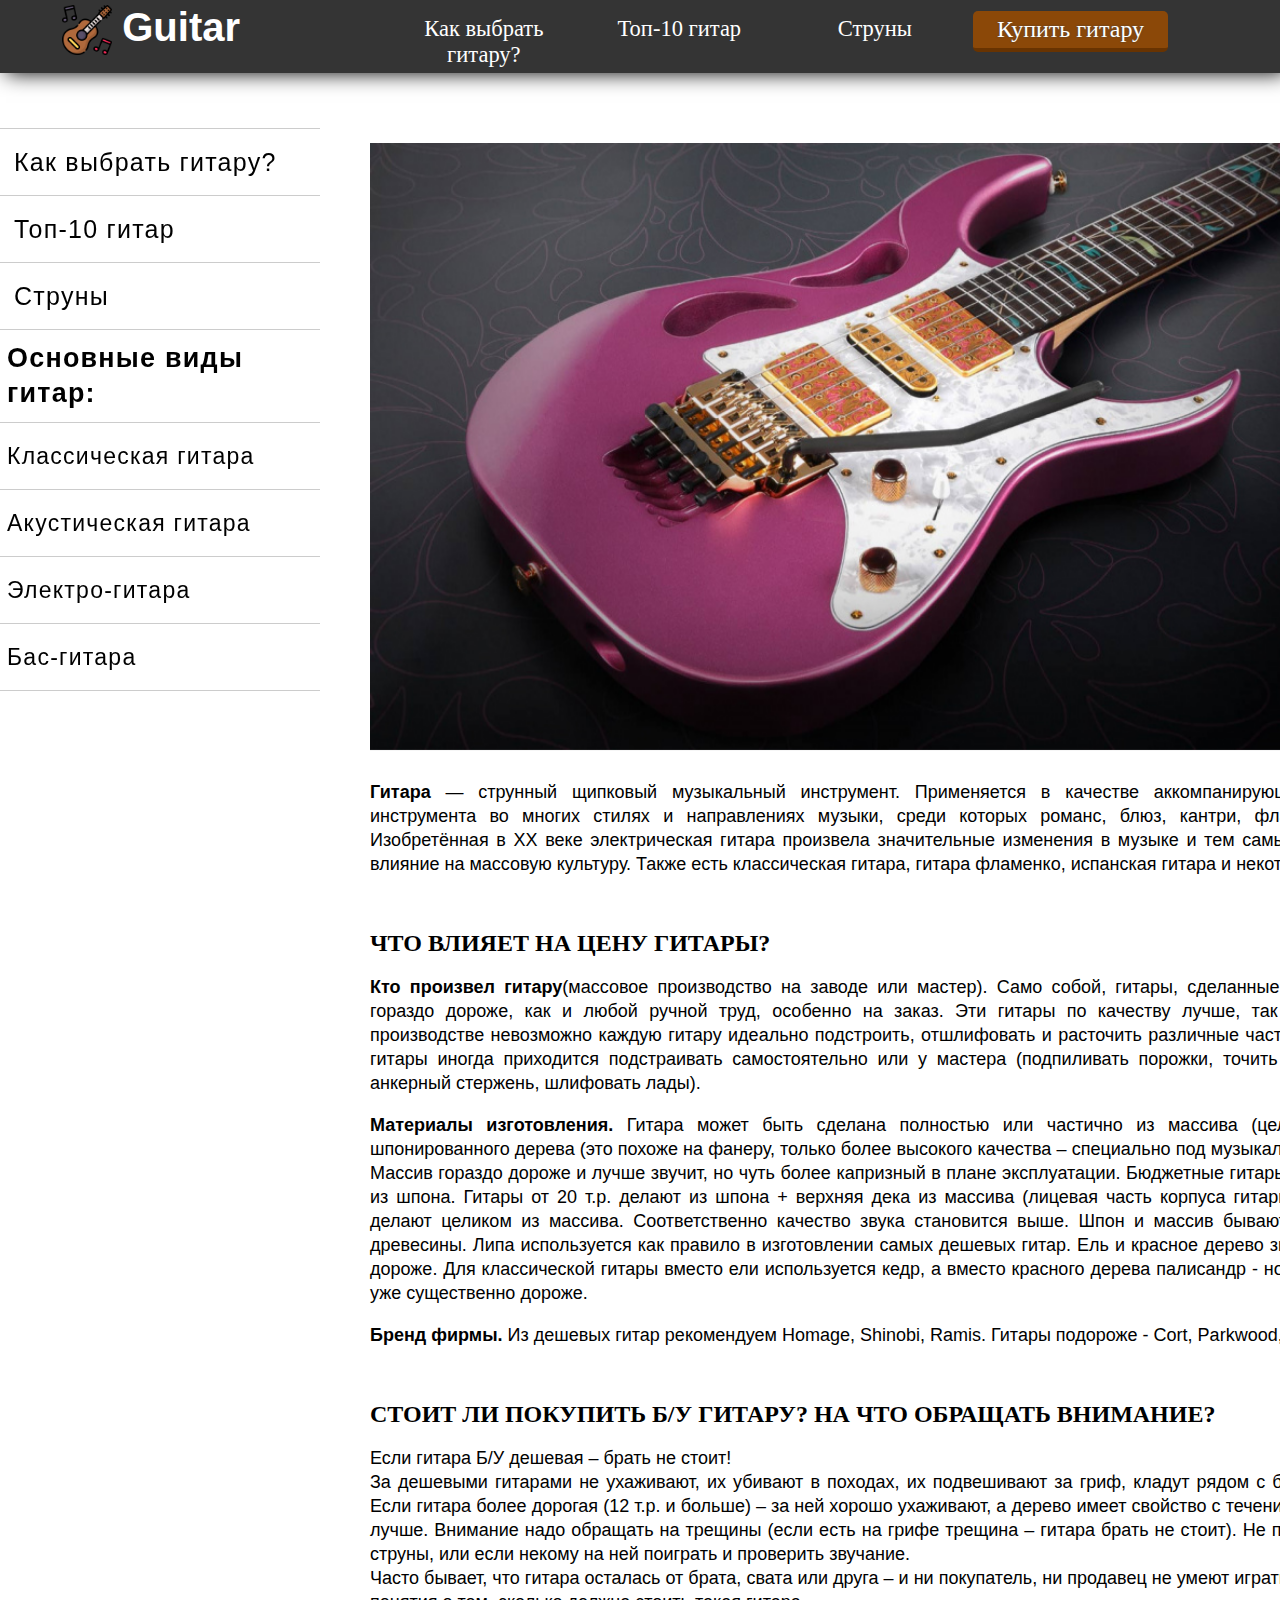
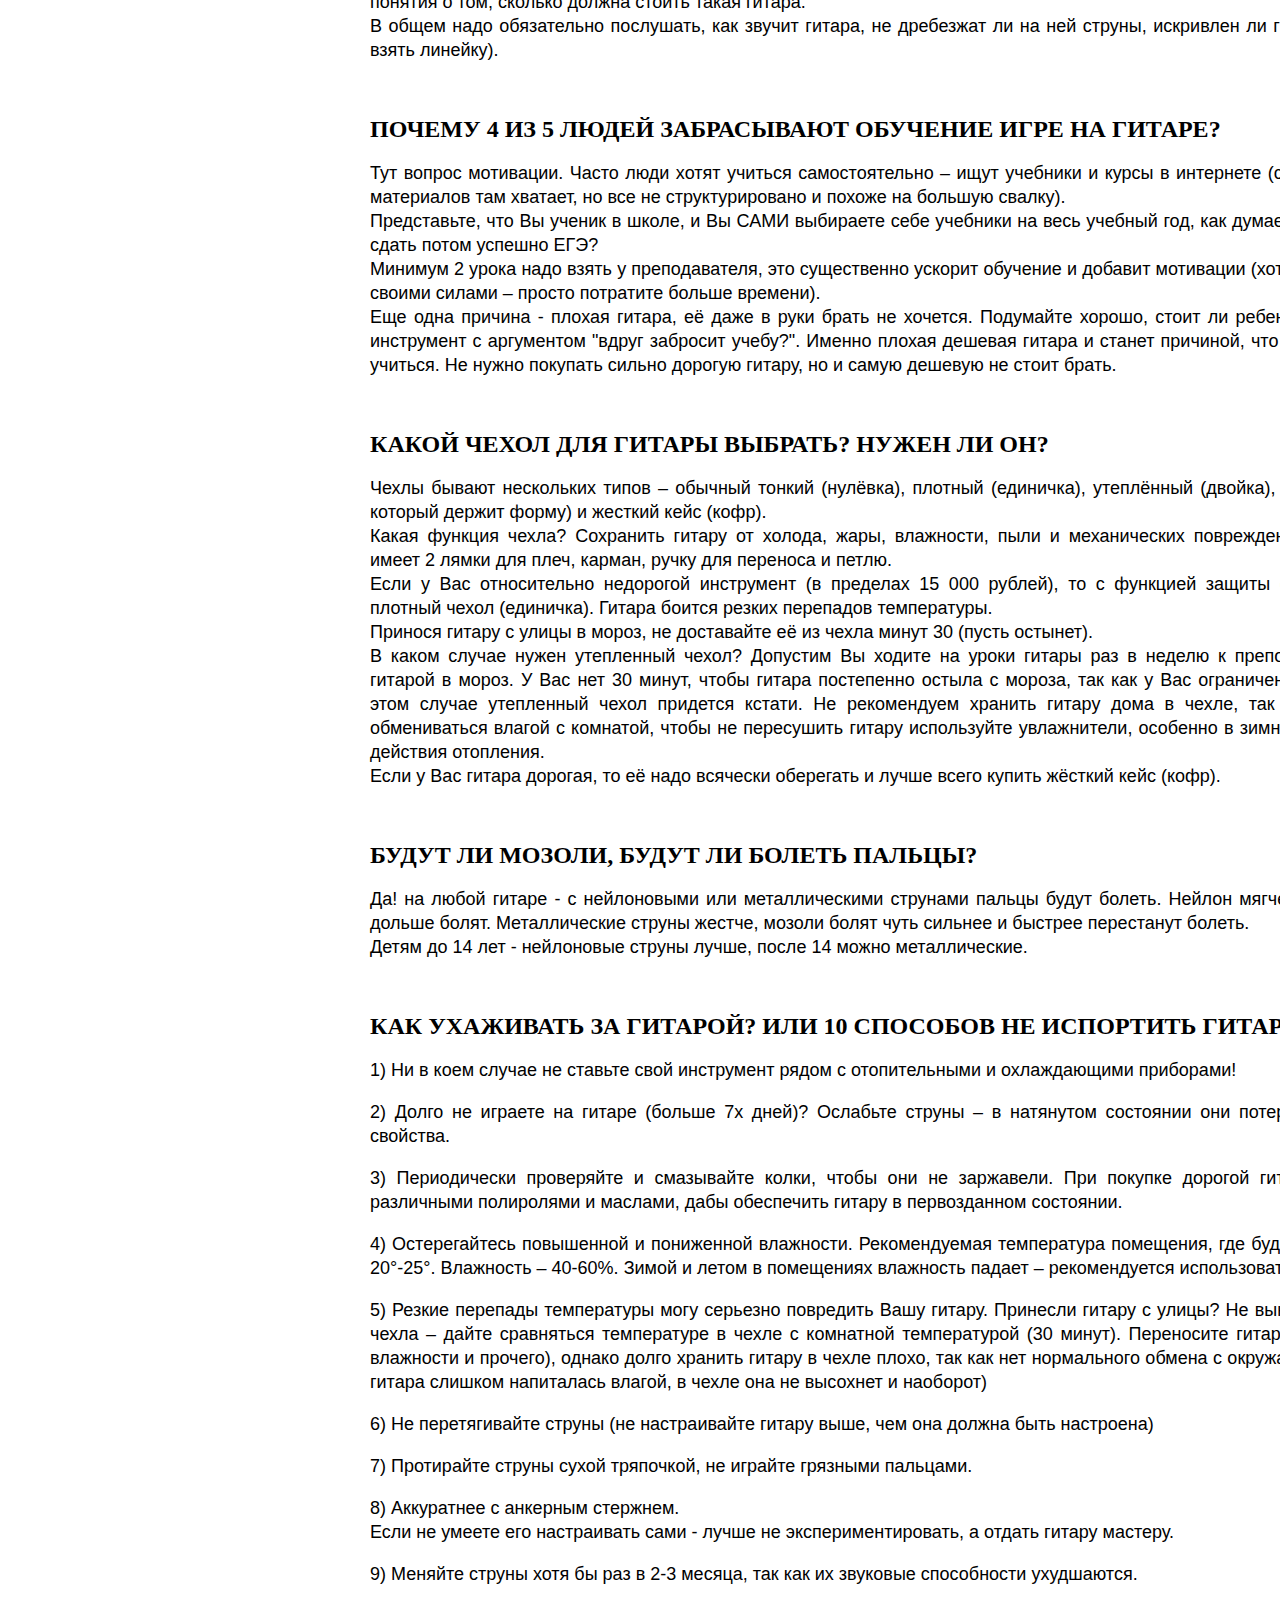
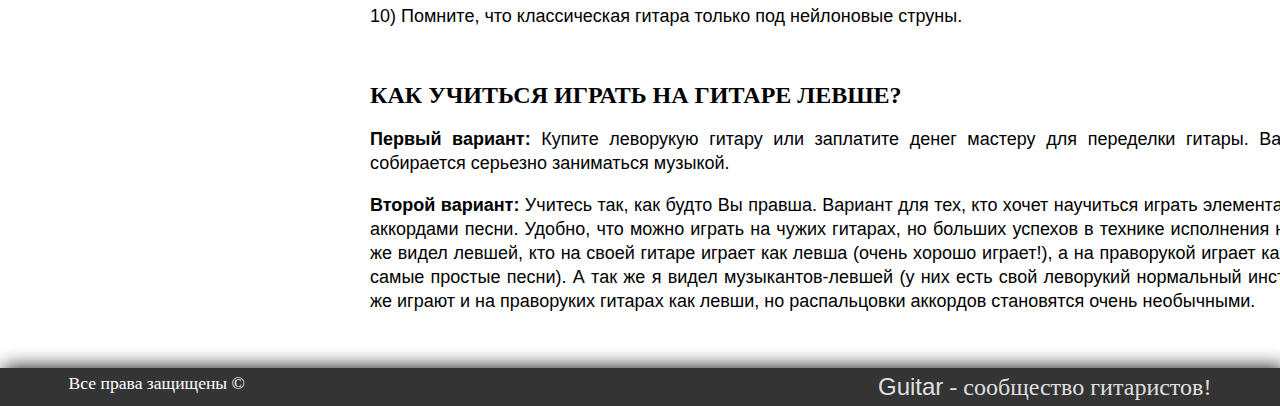
<file: index.html>
<!DOCTYPE html>

<html>

<head>
    <meta charset="utf-8">
    <link rel="stylesheet" href="css/style.css">
    <meta name="author" content="Минабутдинов Эмиль">
    <meta name="description" content="Познавательный сайт для гитаристов">
    <title>Guitar-info</title> 
    <meta name="keywords" content="Guitar, strings, Гитара, Как выбрать гитару, Топ-10 гитар, Классическая гитара, Акустическая гитара, Электро-гитара
    , Бас-гитара, Струны, Гитара для новичка, Виды гитар, Когда менять струны, Как следить и ухаживать за гитарой, Информация про гитару">
    <meta name="viewport" content="width=device-width, initial-scale=1">
    <link rel="shortcut icon" href="img/1069328.png" type="image/x-icon">
</head>

<body>
    <div class="wrapper">

        <div class="content">
    
            <header>
                <div id="logo">
                    <a href="index.html" title="На главную">
                        <img src="img\1069328.png" alt="Guitar.com" title="Guitar">
                        <span>Guitar</span>
                    </a>
                </div>
                <div id="menu">

                    <div id="menuli"><a href="choose a guitar.html" title="Как выбрать гитару?">Как выбрать гитару?</a></div>
                    <div id="menuli"><a href="top-10.html" title="Топ-10 гитар для новичка">Топ-10 гитар</a></div>
                    <div id="menuli"><a href="Strings.html" title="Какие струны выбрать и как?">Струны</a></div>
                    <div id="button"><a href="https://www.muztorg.ru/" title="Купить гитару на muztorg"><div id="btn">Купить гитару</div></a></div> 
                    
                </div>
            </header>
        </div> 
        
        <div id="site">

            <div id="left">
                <div class="left"><a href="choose a guitar.html" title="Как выбрать гитару?">Как выбрать гитару?</a></div>
                <div class="left"><a href="top-10.html" title="Топ-10 гитар для новичка">Топ-10 гитар</a></div>
                <div class="left"><a href="Strings.html" title="Какие струны выбрать и как?">Струны</a></div>
                <div class="view1"><h3>Основные виды гитар:</h3></div>
                <div class="view"><a href="classic-guitar.html" title="Классическая гитара">Классическая гитара</a></div>
                <div class="view"><a href="acustic-guitar.html" title="Акустическая гитара">Акустическая гитара</a></div>
                <div class="view"><a href="electro-guitar.html" title="Электро-гитара">Электро-гитара</a></div>
                <div class="view"><a href="bas-guitar.html" title="Бас-гитара">Бас-гитара</a></div>
            </div>

            <div id="sitemenu">


            
                
                <img class="img" src="img/top_PIA_pink.jpg" alt="Гитара">
                

                <p><b>Гитара</b> — струнный щипковый музыкальный инструмент. Применяется в качестве аккомпанирующего или сольного инструмента во многих стилях и направлениях музыки, 
                среди которых романс, блюз, кантри, фламенко, рок, джаз. Изобретённая в XX веке электрическая гитара произвела значительные изменения в музыке и тем самым 
                оказала сильное влияние на массовую культуру. Также есть классическая гитара, гитара фламенко, испанская гитара и некоторые другие виды.</p><br><br><br>


                <h2>ЧТО ВЛИЯЕТ НА ЦЕНУ ГИТАРЫ?</h2><br>
                <p><b>Кто произвел гитару</b>(массовое производство на заводе или мастер).
                Само собой, гитары, сделанные вручную мастером гораздо дороже, как и любой ручной труд, особенно на заказ.
                Эти гитары по качеству лучше, так как при массовом производстве невозможно каждую гитару идеально подстроить, отшлифовать и расточить различные части.
                Новые заводские гитары иногда приходится подстраивать самостоятельно или у мастера (подпиливать порожки, точить лады, настраивать анкерный стержень, шлифовать лады).</p><br>

                <p><b>Материалы изготовления.</b> Гитара может быть сделана полностью или частично из массива (цельное дерево)
                или шпонированного дерева (это похоже на фанеру, только более высокого качества – специально под музыкальные инструменты).
                Массив гораздо дороже и лучше звучит, но чуть более капризный в плане эксплуатации. Бюджетные гитары (до 10 т.р.) делают из шпона.
                Гитары от 20 т.р. делают из шпона + верхняя дека из массива (лицевая часть корпуса гитары).
                Гитары от 35т.р. делают целиком из массива. Соответственно качество звука становится выше. 
                Шпон и массив бывают из разных сортов древесины. Липа используется как правило в изготовлении самых дешевых гитар. Ель и красное дерево звучат лучше и стоят дороже.
                Для классической гитары вместо ели используется кедр, а вместо красного дерева палисандр - но такие гитары стоят уже существенно дороже.</p><br>
                

                <p><b>Бренд фирмы.</b>
                Из дешевых гитар рекомендуем Homage, Shinobi, Ramis. Гитары подороже - Cort, Parkwood, Yamaha, Crafter.</p><br><br><br>

                

                <h2>СТОИТ ЛИ ПОКУПИТЬ Б/У ГИТАРУ? НА ЧТО ОБРАЩАТЬ ВНИМАНИЕ?</h2><br>
                <p>Если гитара Б/У дешевая – брать не стоит!</p>
                <p>За дешевыми гитарами не ухаживают, их убивают в походах, их подвешивают за гриф, кладут рядом с батареями и прочее.
                Если гитара более дорогая (12 т.р. и больше) – за ней хорошо ухаживают, а дерево имеет свойство с течением времени звучать лучше.
                Внимание надо обращать на трещины (если есть на грифе трещина – гитара брать не стоит). Не покупайте гитару без струны, или если некому на ней поиграть и 
                проверить звучание.</p>
                <p>Часто бывает, что гитара осталась от брата, свата или друга – и ни покупатель, ни продавец не умеют играть, а так же не имеют понятия о том, сколько должна 
                стоить такая гитара.</p>
                <p>В общем надо обязательно послушать, как звучит гитара, не дребезжат ли на ней струны, искривлен ли гриф (не поленитесь взять линейку).</p><br><br><br>

                

                <h2>ПОЧЕМУ 4 ИЗ 5 ЛЮДЕЙ ЗАБРАСЫВАЮТ ОБУЧЕНИЕ ИГРЕ НА ГИТАРЕ?</h2><br>
                <p>Тут вопрос мотивации. Часто люди хотят учиться самостоятельно – ищут учебники и курсы в интернете (само собой хороших материалов там хватает, но все не 
                структурировано и похоже на большую свалку).</p>
                <p>Представьте, что Вы ученик в школе, и Вы САМИ выбираете себе учебники на весь учебный год, как думаете – сможете ли Вы сдать потом успешно ЕГЭ?</p>
                <p>Минимум 2 урока надо взять у преподавателя, это существенно ускорит обучение и добавит мотивации (хотя можно и обойтись своими силами – просто потратите больше времени).</p>

                <p>Еще одна причина - плохая гитара, её даже в руки брать не хочется. Подумайте хорошо, стоит ли ребенку покупать плохой инструмент с аргументом "вдруг забросит учебу?". 
                Именно плохая дешевая гитара и станет причиной, что ребенок передумал учиться. Не нужно покупать сильно дорогую гитару, но и самую дешевую не стоит брать.</p><br><br><br>

                
                <h2>КАКОЙ ЧЕХОЛ ДЛЯ ГИТАРЫ ВЫБРАТЬ? НУЖЕН ЛИ ОН?</h2><br>
                <p>Чехлы бывают нескольких типов – обычный тонкий (нулёвка), плотный (единичка), утеплённый (двойка), мягкий кейс (чехол, который держит форму) и жесткий кейс (кофр).</p>
                <p>Какая функция чехла? Сохранить гитару от холода, жары, влажности, пыли и механических повреждений.
                Удобный чехол имеет 2 лямки для плеч, карман, ручку для переноса и петлю.</p>
                <p>Если у Вас относительно недорогой инструмент (в пределах 15 000 рублей), то с функцией защиты справится обычный плотный чехол (единичка).
                Гитара боится резких перепадов температуры.</p>
                <p>Принося гитару с улицы в мороз, не доставайте её из чехла минут 30 (пусть остынет).</p>
                <p>В каком случае нужен утепленный чехол? Допустим Вы ходите на уроки гитары раз в неделю к преподавателю со своей гитарой в мороз. У Вас нет 30 минут, чтобы гитара 
                постепенно остыла с мороза, так как у Вас ограничено время занятия. В этом случае утепленный чехол придется кстати.
                Не рекомендуем хранить гитару дома в чехле, так как гитара должна обмениваться влагой с комнатой, чтобы не пересушить гитару используйте увлажнители, особенно в 
                зимний период во время действия отопления.</p>
                <p>Если у Вас гитара дорогая, то её надо всячески оберегать и лучше всего купить жёсткий кейс (кофр).</p><br><br><br>

                

                
                <h2>БУДУТ ЛИ МОЗОЛИ, БУДУТ ЛИ БОЛЕТЬ ПАЛЬЦЫ?</h2><br>
                <p>Да! на любой гитаре - с нейлоновыми или металлическими струнами пальцы будут болеть. Нейлон мягче, мозоли меньше и дольше болят.
                Металлические струны жестче, мозоли болят чуть сильнее и быстрее перестанут болеть.</p>
                <p>Детям до 14 лет - нейлоновые струны лучше, после 14 можно металлические.</p><br><br><br>

                
                
                

                <h2>КАК УХАЖИВАТЬ ЗА ГИТАРОЙ? ИЛИ 10 СПОСОБОВ НЕ ИСПОРТИТЬ ГИТАРУ</h2><br>
                <p>1) Ни в коем случае не ставьте свой инструмент рядом с отопительными и охлаждающими приборами!</p> <br>

                <p>2) Долго не играете на гитаре (больше 7х дней)?
                Ослабьте струны – в натянутом состоянии они потеряют свои звуковые свойства.</p> <br>

                <p>3) Периодически проверяйте и смазывайте колки, чтобы они не заржавели.
                При покупке дорогой гитары – закупайтесь различными полиролями и маслами,
                дабы обеспечить гитару в первозданном состоянии.</p> <br>

                <p>4) Остерегайтесь повышенной и пониженной влажности.
                Рекомендуемая температура помещения, где будет храниться гитара 20°-25°.
                Влажность – 40-60%. Зимой и летом в помещениях влажность падает – рекомендуется использовать увлажнитель.</p> <br>

                <p>5) Резкие перепады температуры могу серьезно повредить Вашу гитару.
                Принесли гитару с улицы? Не вынимайте сразу ее из чехла – дайте сравняться температуре в чехле с комнатной температурой (30 минут).
                Переносите гитару в чехле (от пыли, влажности и прочего), однако долго хранить гитару в чехле плохо, так как нет нормального обмена с 
                окружающей средой (если гитара слишком напиталась влагой, в чехле она не высохнет и наоборот) </p><br>

                <p>6) Не перетягивайте струны (не настраивайте гитару выше, чем она должна быть настроена)</p> <br>

                <p>7) Протирайте струны сухой тряпочкой, не играйте грязными пальцами. </p><br>

                <p>8) Аккуратнее с анкерным стержнем.</p>
                <p>Если не умеете его настраивать сами - лучше не экспериментировать, а отдать гитару мастеру.</p> <br>

                <p>9) Меняйте струны хотя бы раз в 2-3 месяца, так как их звуковые способности ухудшаются.</p> <br>

                <p>10) Помните, что классическая гитара только под нейлоновые струны.</p> <br><br><br>

                
                <h2>КАК УЧИТЬСЯ ИГРАТЬ НА ГИТАРЕ ЛЕВШЕ?</h2> <br>
                <p><b>Первый вариант:</b>
                Купите леворукую гитару или заплатите денег мастеру для переделки гитары. Вариант для тех, кто собирается серьезно заниматься музыкой.</p><br>

                <p><b>Второй вариант: </b>
                Учитесь так, как будто Вы правша. Вариант для тех, кто хочет научиться играть элементарные вещи и играть аккордами песни. Удобно, что можно играть 
                на чужих гитарах, но больших успехов в технике исполнения не достигните. Я так же видел левшей, кто на своей гитаре играет как левша (очень хорошо играет!), 
                а на праворукой играет как правша (но только самые простые песни). А так же я видел музыкантов-левшей (у них есть свой леворукий нормальный инструмент), 
                но они так же играют и на праворуких гитарах как левши, но распальцовки аккордов становятся очень необычными.</p>

        









            </div>


        

        </div>


        <footer>
            <div id="site_name"><span>Guitar</span> - сообщество гитаристов!</div>
            <div id="rights"><a href="">Все права защищены &copy;</a></div>
        </footer>
    </div>
</body>

</html>
</file>
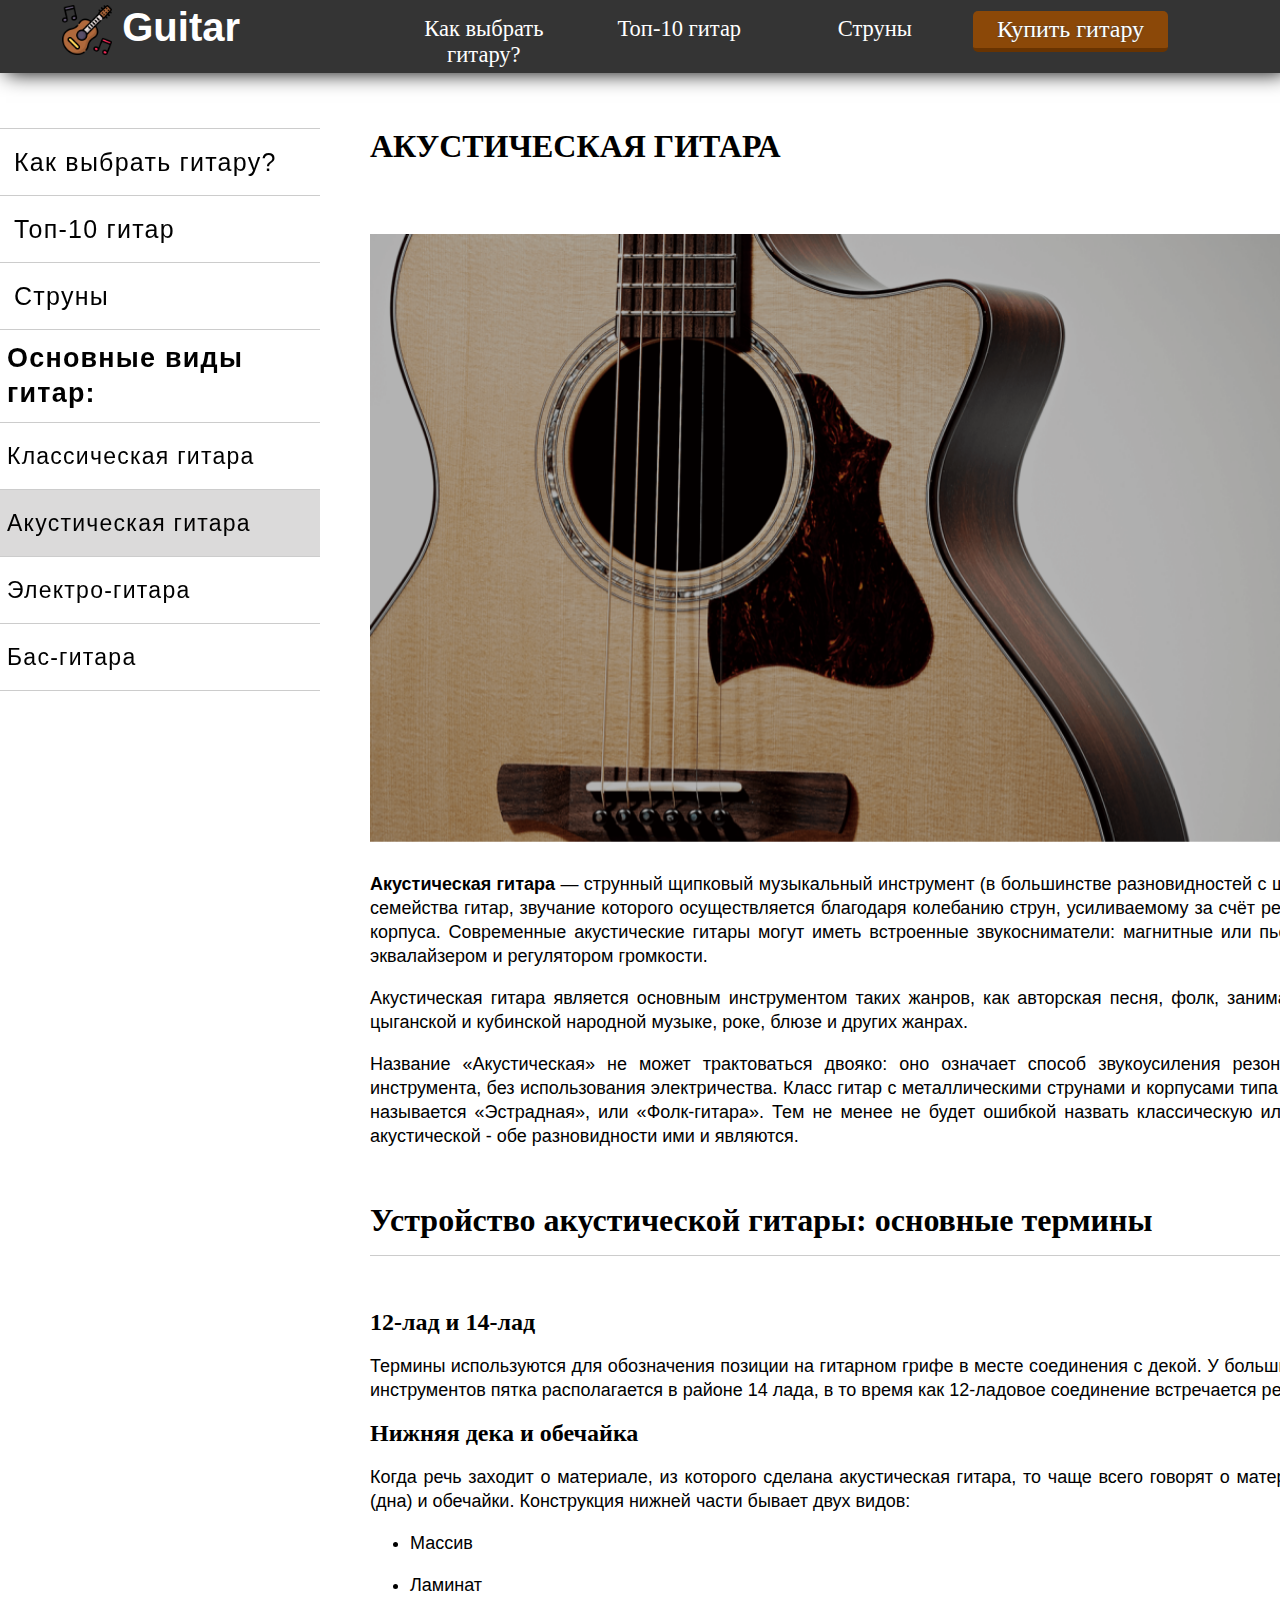
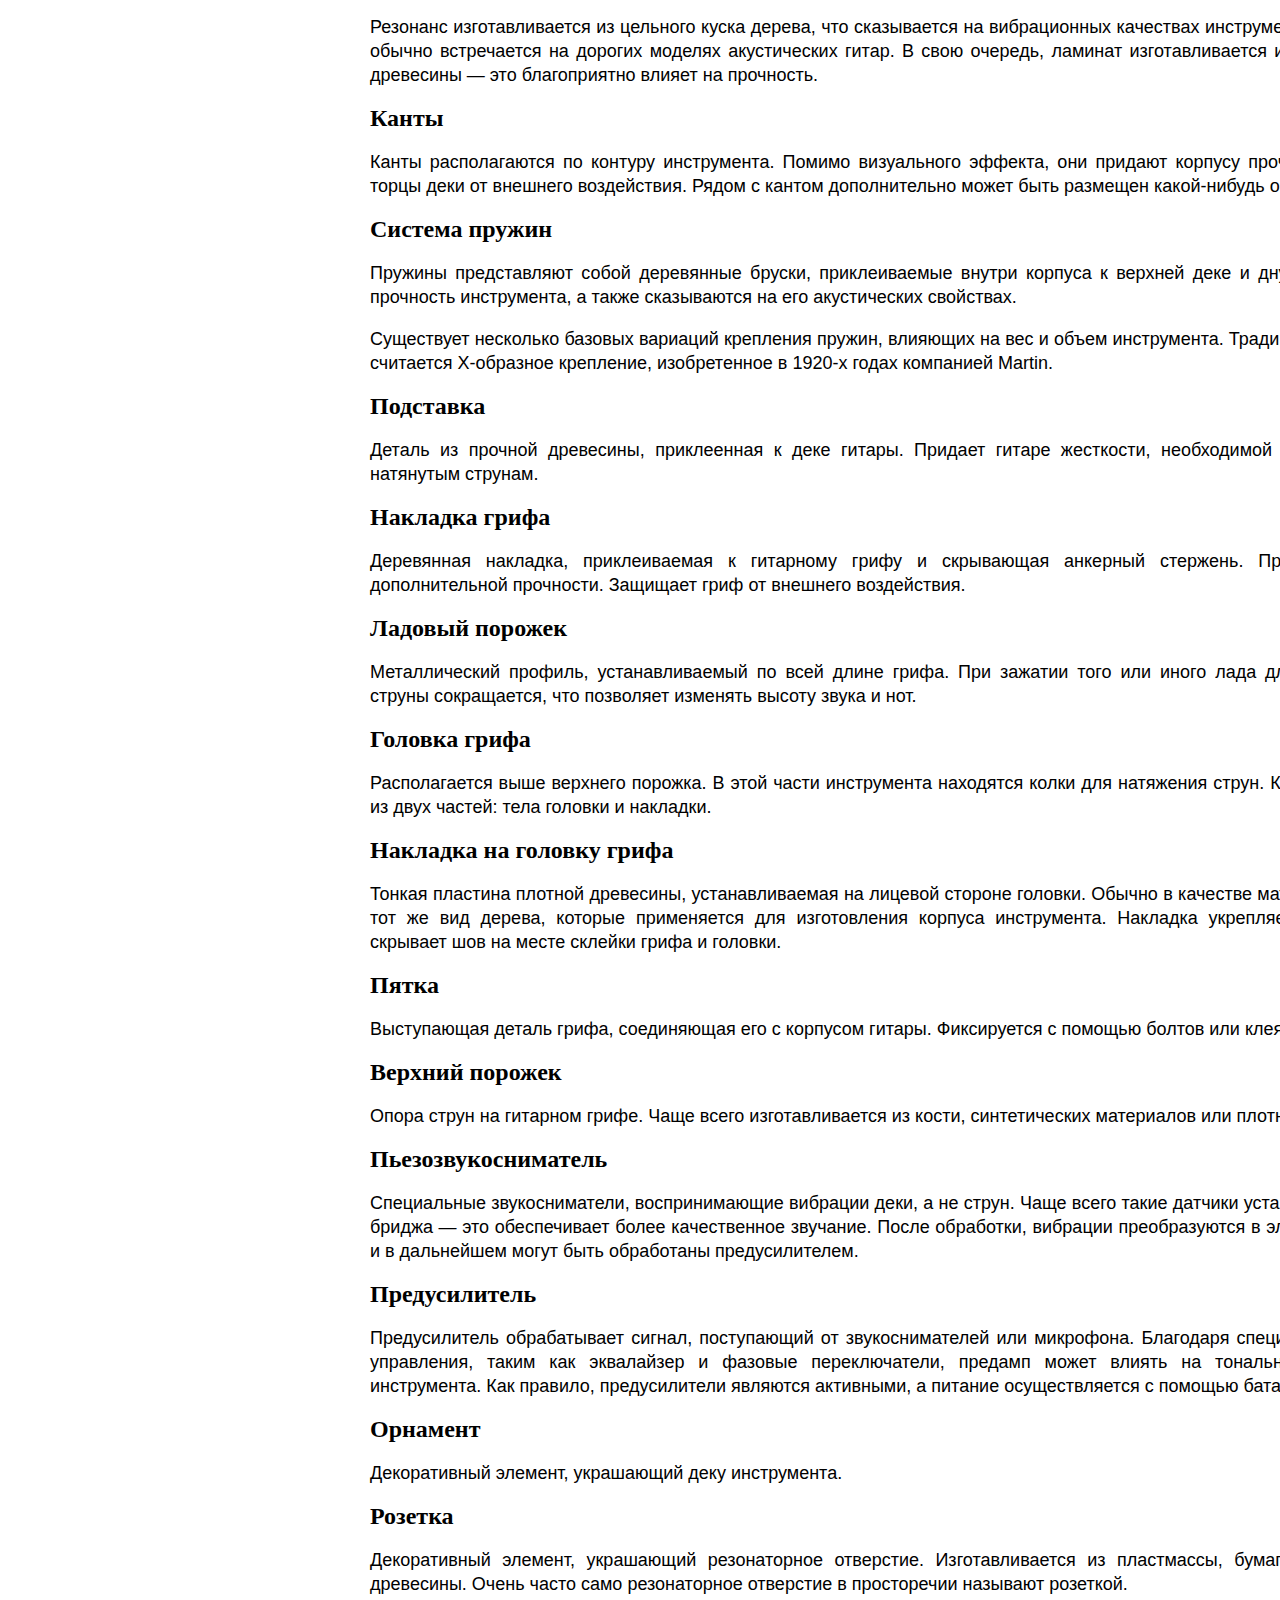
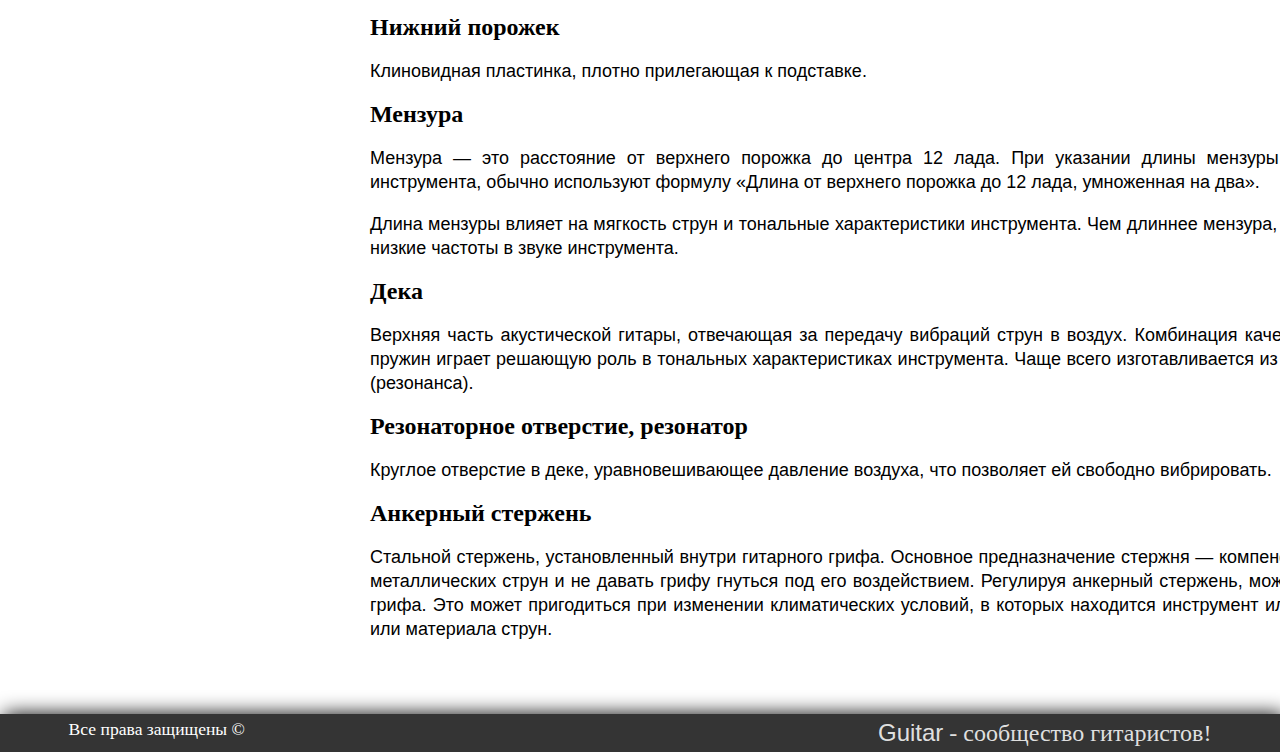
<file: acustic-guitar.html>
<!DOCTYPE html>

<html>

<head>
    <meta charset="utf-8">
    <link rel="stylesheet" href="css/style.css">
    <meta name="author" content="Минабутдинов Эмиль">
    <meta name="description" content="Познавательный сайт для гитаристов">
    <title>Acustic-guitar</title> 
    <meta name="keywords" content="Guitar, strings, Гитара, Как выбрать гитару, Топ-10 гитар, Классическая гитара, Акустическая гитара, Электро-гитара
    , Бас-гитара, Струны, Гитара для новичка, Виды гитар, Когда менять струны, Как следить и ухаживать за гитарой, Информация про гитару">
    <meta name="viewport" content="width=device-width, initial-scale=1">
    <link rel="shortcut icon" href="img/1069328.png" type="image/x-icon">
</head>

<body>
    <div class="wrapper">

        <div class="content">
    
            <header>
                <div id="logo">
                    <a href="index.html" title="На главную">
                        <img src="img\1069328.png" alt="Guitar.com" title="Guitar">
                        <span>Guitar</span>
                    </a>
                </div>
                <div id="menu">

                    <div id="menuli"><a href="choose a guitar.html" title="Как выбрать гитару?">Как выбрать гитару?</a></div>
                    <div id="menuli"><a href="top-10.html" title="Топ-10 гитар для новичка">Топ-10 гитар</a></div>
                    <div id="menuli"><a href="Strings.html" title="Какие струны выбрать и как?">Струны</a></div>
                    <div id="button"><a href="https://www.muztorg.ru/" title="Купить гитару на muztorg"><div id="btn">Купить гитару</div></a></div> 
                    
                </div>
            </header>
        </div> 
        
        <div id="site">

            <div id="left">
                <div class="left"><a href="choose a guitar.html" title="Как выбрать гитару?">Как выбрать гитару?</a></div>
                <div class="left"><a href="top-10.html" title="Топ-10 гитар для новичка">Топ-10 гитар</a></div>
                <div class="left"><a href="Strings.html" title="Какие струны выбрать и как?">Струны</a></div>
                <div class="view1"><h3>Основные виды гитар:</h3></div>
                <div class="view"><a href="classic-guitar.html" title="Классическая гитара">Классическая гитара</a></div>
                <div id="static" class="view"><a href="acustic-guitar.html" title="Акустическая гитара">Акустическая гитара</a></div>
                <div class="view"><a href="electro-guitar.html" title="Электро-гитара">Электро-гитара</a></div>
                <div class="view"><a href="bas-guitar.html" title="Бас-гитара">Бас-гитара</a></div>
            </div>

            <div id="sitemenu">


                <h1 class="choose">АКУСТИЧЕСКАЯ ГИТАРА</h1><br><br><br>

                <img class="img" src="img/acustic-guitar.png" alt="Acustic-guitar">


                <p><b>Акустическая гитара</b> — струнный щипковый музыкальный инструмент (в большинстве разновидностей с шестью струнами) из семейства гитар, звучание которого осуществляется благодаря колебанию струн, 
                усиливаемому за счёт резонирования полого корпуса. Современные акустические гитары могут иметь встроенные звукосниматели: магнитные или пьезоэлектрические, с эквалайзером и регулятором громкости.</p><br>

                <p>Акустическая гитара является основным инструментом таких жанров, как авторская песня, фолк, занимает важное место в цыганской и кубинской народной музыке, роке, блюзе и других жанрах.</p><br>

                <p>Название «Акустическая» не может трактоваться двояко: оно означает способ звукоусиления резонирующим корпусом инструмента, без использования электричества. Класс гитар с металлическими струнами 
                и корпусами типа Дредноут и Джамбо называется «Эстрадная», или «Фолк-гитара». Тем не менее не будет ошибкой назвать классическую или эстрадную гитару акустической - обе разновидности ими и являются.</p><br><br><br>
                

                <h1>Устройство акустической гитары: основные термины</h1><hr><br><br>
                <h2>12-лад и 14-лад </h2><br>

                <p>Термины используются для обозначения позиции на гитарном грифе в месте соединения с декой. У большинства акустических инструментов пятка располагается в районе 14 лада, в то время как 12-ладовое соединение встречается реже.</p><br>

                <h2>Нижняя дека и обечайка </h2><br>
                <p>Когда речь заходит о материале, из которого сделана акустическая гитара, то чаще всего говорят о материалах нижней деки (дна) и обечайки. Конструкция нижней части бывает двух видов:</p><br>

                <ol>
                    <li>Массив </li><br>
                    <li>Ламинат </li><br>
                </ol>                
                
                <p>Резонанс изготавливается из цельного куска дерева, что сказывается на вибрационных качествах инструмента. Такое решение обычно встречается на дорогих моделях акустических гитар. В свою очередь, ламинат изготавливается 
                    из нескольких слоев древесины — это благоприятно влияет на прочность.</p><br>

                <h2>Канты</h2><br>
                <p>Канты располагаются по контуру инструмента. Помимо визуального эффекта, они придают корпусу прочности и защищают торцы деки от внешнего воздействия. Рядом с кантом дополнительно может быть размещен какой-нибудь орнамент.</p><br>

                <h2>Система пружин </h2><br>
                <p>Пружины представляют собой деревянные бруски, приклеиваемые внутри корпуса к верхней деке и дну. Они увеличивают прочность инструмента, а также сказываются на его акустических свойствах.</p><br>

                <p>Существует несколько базовых вариаций крепления пружин, влияющих на вес и объем инструмента. Традиционным вариантом считается X-образное крепление, изобретенное в 1920-х годах компанией Martin.</p><br>

                <h2>Подставка</h2><br> 
                <p>Деталь из прочной древесины, приклеенная к деке гитары. Придает гитаре жесткости, необходимой для сопротивления натянутым струнам.</p><br>

                <h2>Накладка грифа </h2><br>
                <p>Деревянная накладка, приклеиваемая к гитарному грифу и скрывающая анкерный стержень. Придает инструменту дополнительной прочности. Защищает гриф от внешнего воздействия.</p><br>

                <h2>Ладовый порожек </h2><br>
                <p>Металлический профиль, устанавливаемый по всей длине грифа. При зажатии того или иного лада длина колеблющейся струны сокращается, что позволяет изменять высоту звука и нот.</p><br>

                <h2>Головка грифа</h2> <br>
                <p>Располагается выше верхнего порожка. В этой части инструмента находятся колки для натяжения струн. Как правило, состоит из двух частей: тела головки и накладки.</p><br>

                <h2>Накладка на головку грифа </h2><br>
                <p>Тонкая пластина плотной древесины, устанавливаемая на лицевой стороне головки. Обычно в качестве материала используют тот же вид дерева, которые применяется для изготовления корпуса инструмента. Накладка укрепляет 
                головку, а также скрывает шов на месте склейки грифа и головки.</p><br>

                <h2>Пятка </h2><br>
                <p>Выступающая деталь грифа, соединяющая его с корпусом гитары. Фиксируется с помощью болтов или клея.</p> <br>

                <h2>Верхний порожек </h2><br>
                <p>Опора струн на гитарном грифе. Чаще всего изготавливается из кости, синтетических материалов или плотного дерева.</p><br>

                <h2>Пьезозвукосниматель </h2><br>
                <p>Специальные звукосниматели, воспринимающие вибрации деки, а не струн. Чаще всего такие датчики устанавливают в районе бриджа — это обеспечивает более качественное звучание. После обработки, вибрации преобразуются 
                в электрический сигнал и в дальнейшем могут быть обработаны предусилителем.</p><br>

                <h2>Предусилитель </h2><br>
                <p>Предусилитель обрабатывает сигнал, поступающий от звукоснимателей или микрофона. Благодаря специальным элементам управления, таким как эквалайзер и фазовые переключатели, предамп может влиять на тональные характеристики 
                инструмента. Как правило, предусилители являются активными, а питание осуществляется с помощью батареек.</p><br>

                <h2>Орнамент </h2><br>
                <p>Декоративный элемент, украшающий деку инструмента.</p><br>

                <h2>Розетка </h2><br>
                <p>Декоративный элемент, украшающий резонаторное отверстие. Изготавливается из пластмассы, бумаги, перламутра или древесины. Очень часто само резонаторное отверстие в просторечии называют розеткой.</p><br>

                <h2>Нижний порожек </h2><br>
                <p>Клиновидная пластинка, плотно прилегающая к подставке.</p><br>

                <h2>Мензура </h2><br>
                <p>Мензура — это расстояние от верхнего порожка до центра 12 лада. При указании длины мензуры в характеристиках инструмента, обычно используют формулу «Длина от верхнего порожка до 12 лада, умноженная на два».</p><br>

                <p>Длина мензуры влияет на мягкость струн и тональные характеристики инструмента. Чем длиннее мензура, тем ярче выражены низкие частоты в звуке инструмента.</p><br>

                <h2>Дека </h2><br>
                <p>Верхняя часть акустической гитары, отвечающая за передачу вибраций струн в воздух. Комбинация качеств деки и системы пружин играет решающую роль в тональных характеристиках инструмента. Чаще всего изготавливается из 
                цельной древесины (резонанса).</p><br>

                <h2>Резонаторное отверстие, резонатор </h2><br>
                <p>Круглое отверстие в деке, уравновешивающее давление воздуха, что позволяет ей свободно вибрировать.</p><br>

                <h2>Анкерный стержень </h2><br>
                <p>Стальной стержень, установленный внутри гитарного грифа. Основное предназначение стержня — компенсировать натяжение металлических струн и не давать грифу гнуться под его воздействием. Регулируя анкерный стержень, можно 
                изменять прогиб грифа. Это может пригодиться при изменении климатических условий, в которых находится инструмент или смене калибра и/или материала струн.</p><br>

            </div>

        </div>

        <footer>
            <div id="site_name"><span>Guitar</span> - сообщество гитаристов!</div>
            <div id="rights"><a href="">Все права защищены &copy;</a></div>
        </footer>
    </div>
</body>

</html>
</file>
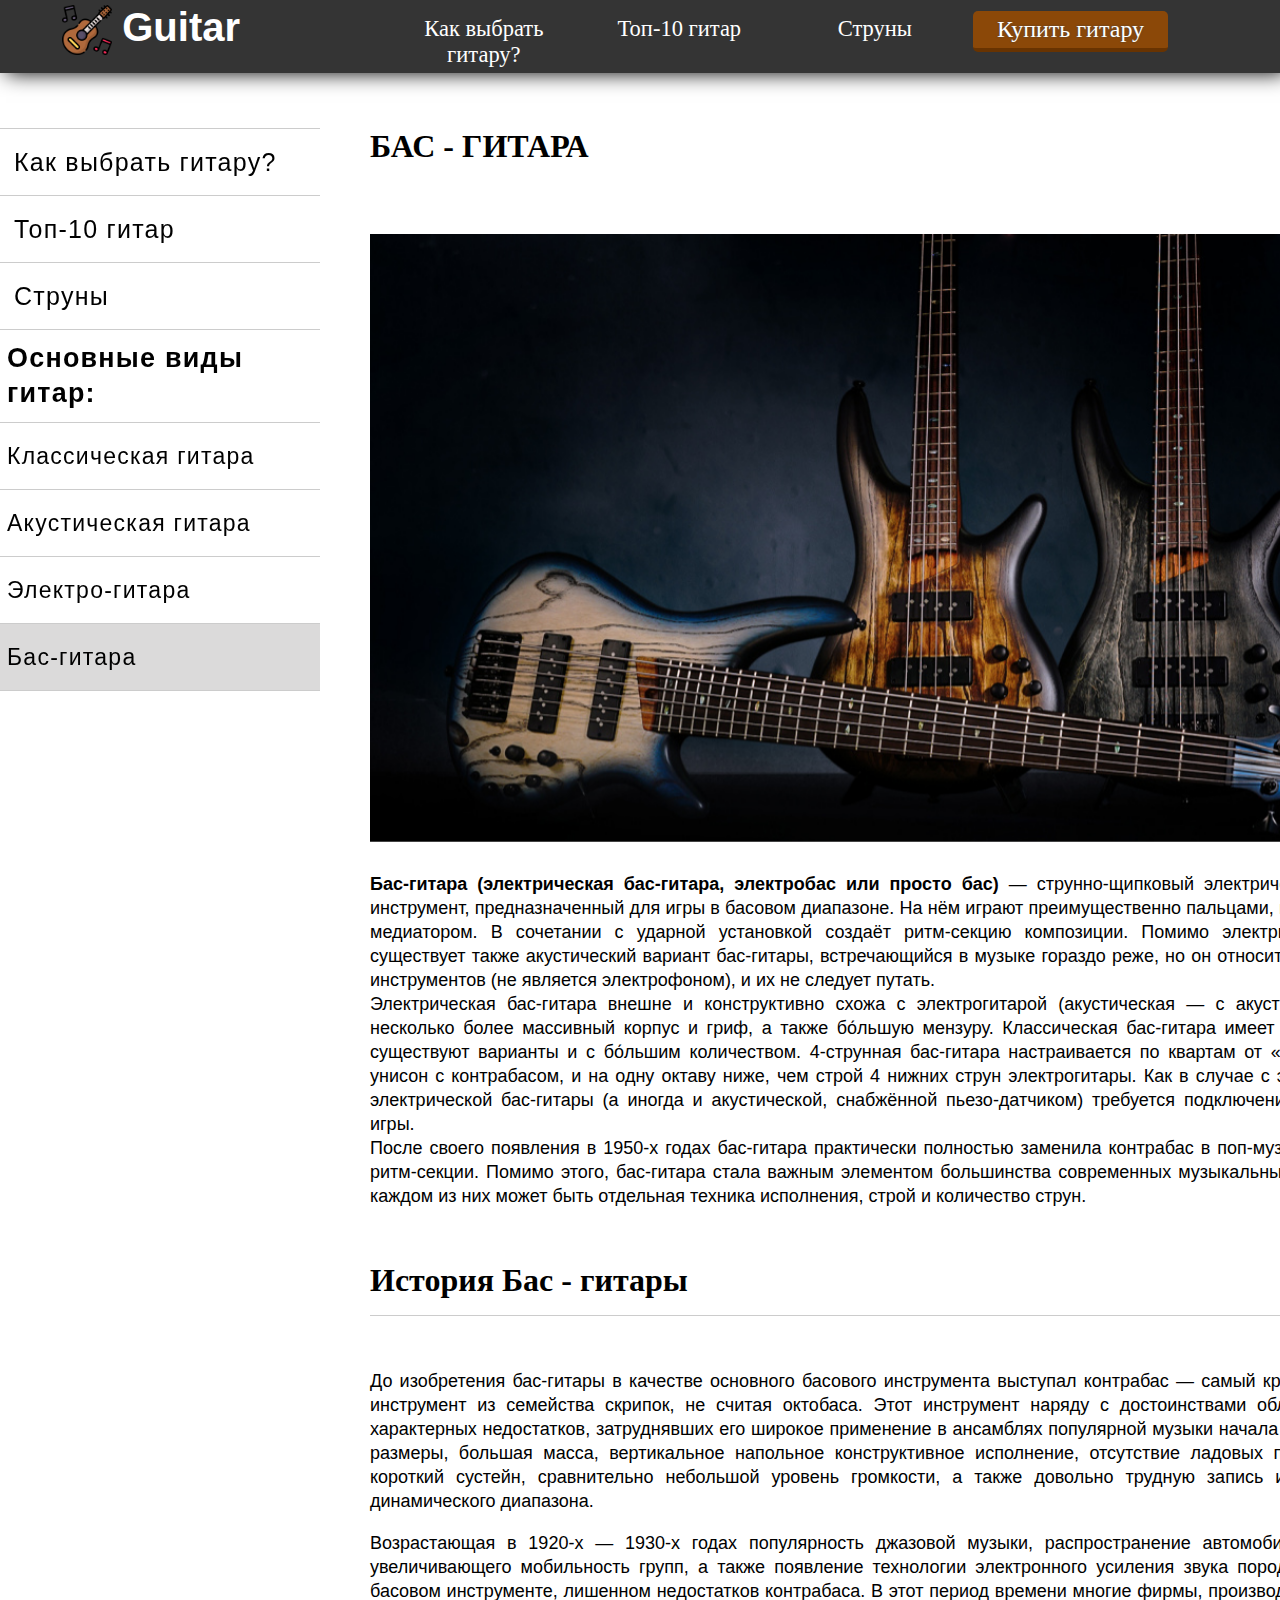
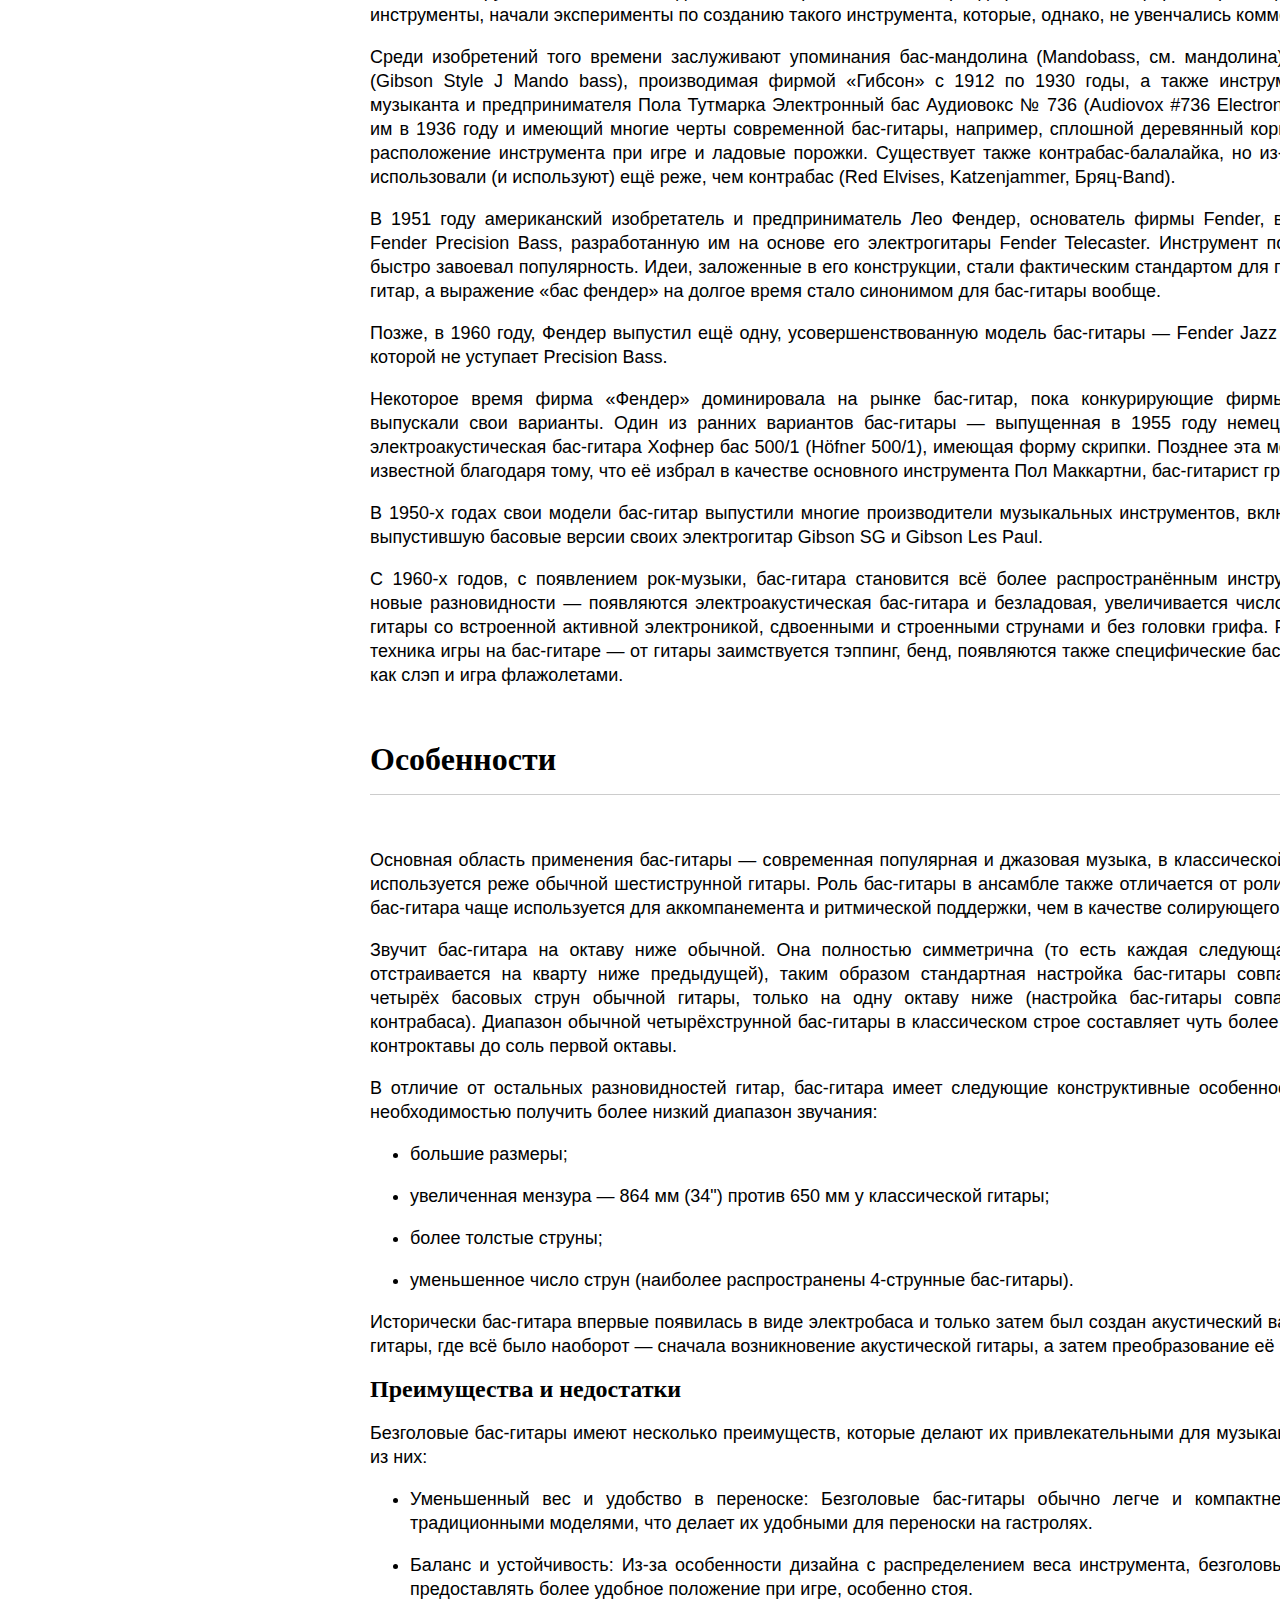
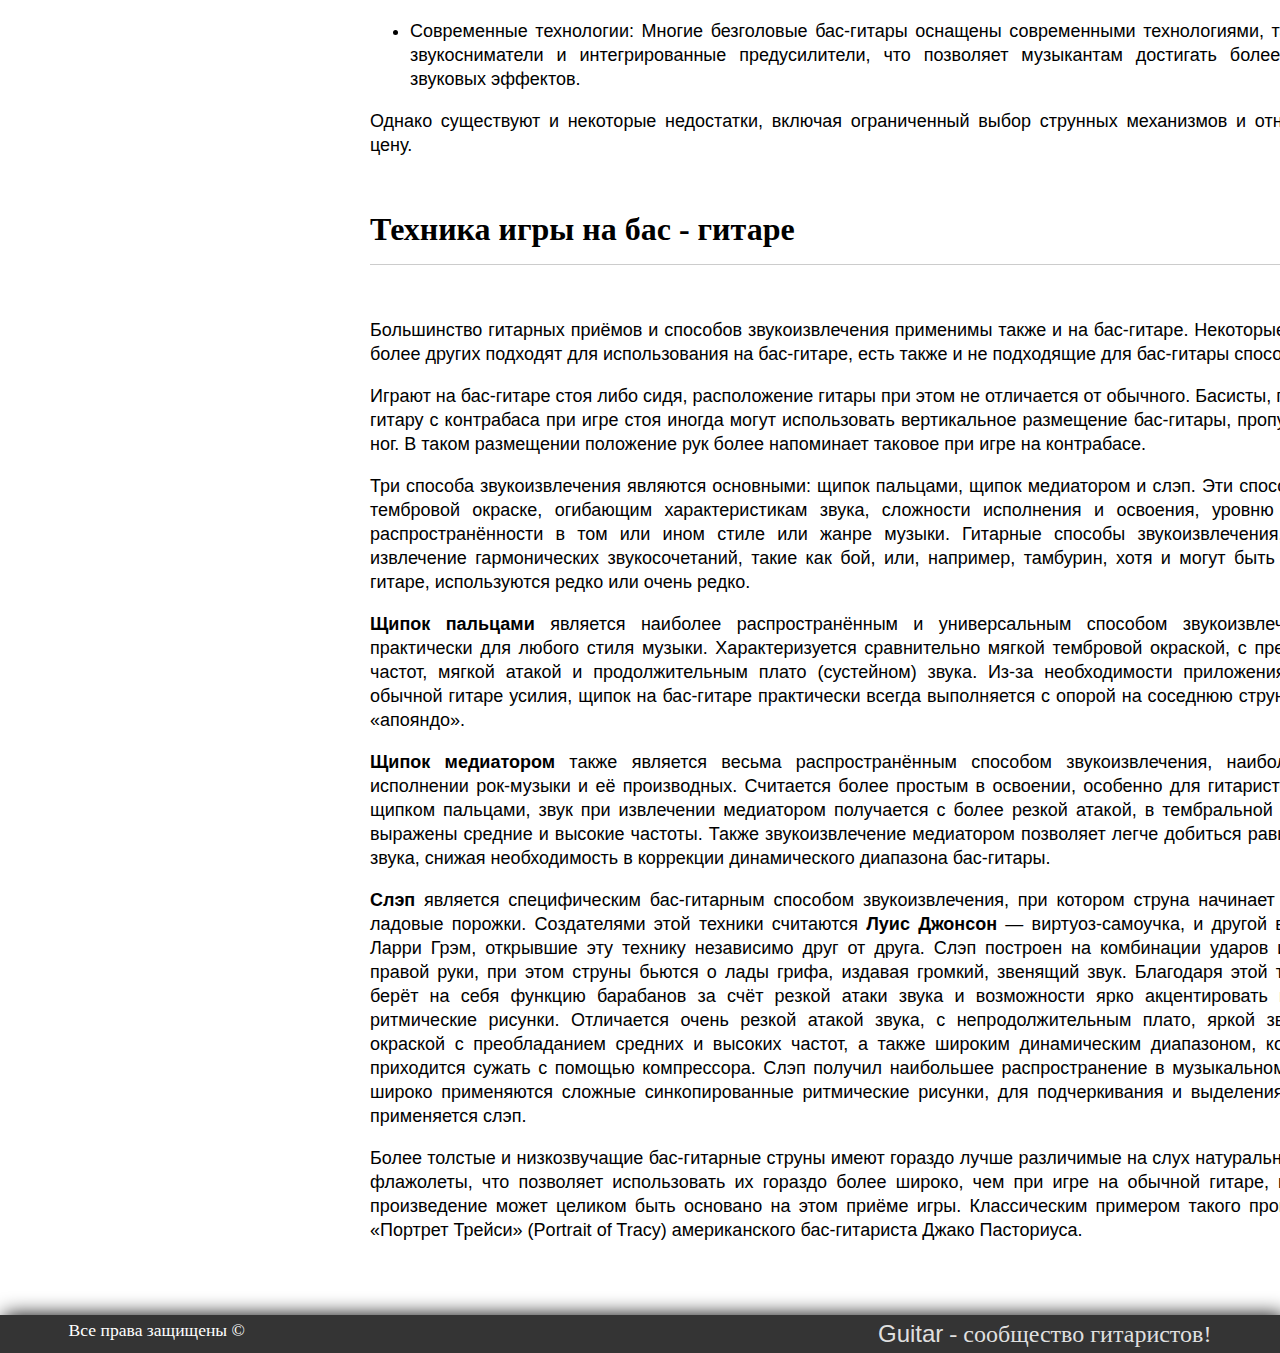
<file: bas-guitar.html>
<!DOCTYPE html>

<html>

<head>
    <meta charset="utf-8">
    <link rel="stylesheet" href="css/style.css">
    <meta name="author" content="Минабутдинов Эмиль">
    <meta name="description" content="Познавательный сайт для гитаристов">
    <title>Acustic-guitar</title> 
    <meta name="keywords" content="Guitar, strings, Гитара, Как выбрать гитару, Топ-10 гитар, Классическая гитара, Акустическая гитара, Электро-гитара
    , Бас-гитара, Струны, Гитара для новичка, Виды гитар, Когда менять струны, Как следить и ухаживать за гитарой, Информация про гитару">
    <meta name="viewport" content="width=device-width, initial-scale=1">
    <link rel="shortcut icon" href="img/1069328.png" type="image/x-icon">
</head>

<body>
    <div class="wrapper">

        <div class="content">
    
            <header>
                <div id="logo">
                    <a href="index.html" title="На главную">
                        <img src="img\1069328.png" alt="Guitar.com" title="Guitar">
                        <span>Guitar</span>
                    </a>
                </div>
                <div id="menu">

                    <div id="menuli"><a href="choose a guitar.html" title="Как выбрать гитару?">Как выбрать гитару?</a></div>
                    <div id="menuli"><a href="top-10.html" title="Топ-10 гитар для новичка">Топ-10 гитар</a></div>
                    <div id="menuli"><a href="Strings.html" title="Какие струны выбрать и как?">Струны</a></div>
                    <div id="button"><a href="https://www.muztorg.ru/" title="Купить гитару на muztorg"><div id="btn">Купить гитару</div></a></div> 
                    
                </div>
            </header>
        </div> 
        
        <div id="site">

            <div id="left">
                <div class="left"><a href="choose a guitar.html" title="Как выбрать гитару?">Как выбрать гитару?</a></div>
                <div class="left"><a href="top-10.html" title="Топ-10 гитар для новичка">Топ-10 гитар</a></div>
                <div class="left"><a href="Strings.html" title="Какие струны выбрать и как?">Струны</a></div>
                <div class="view1"><h3>Основные виды гитар:</h3></div>
                <div class="view"><a href="classic-guitar.html" title="Классическая гитара">Классическая гитара</a></div>
                <div class="view"><a href="acustic-guitar.html" title="Акустическая гитара">Акустическая гитара</a></div>
                <div class="view"><a href="electro-guitar.html" title="Электро-гитара">Электро-гитара</a></div>
                <div id="static" class="view"><a href="bas-guitar.html" title="Бас-гитара">Бас-гитара</a></div>
            </div>

            <div id="sitemenu">


                <h1 class="choose">БАС - ГИТАРА</h1><br><br><br>

                <img class="img" src="img/bas-guitar.jpg" alt="Bas-guitar">


                <p><b>Бас-гитарa (электрическая бас-гитара, электробас или просто бас)</b> — струнно-щипковый электрический музыкальный инструмент, 
                предназначенный для игры в басовом диапазоне. На нём играют преимущественно пальцами, но допустима и игра медиатором. 
                В сочетании с ударной установкой создаёт ритм-секцию композиции. Помимо электрической бас-гитары существует также акустический вариант 
                бас-гитары, встречающийся в музыке гораздо реже, но он относится к другому классу инструментов (не является электрофоном), и их не следует 
                путать.</p>

                <p>Электрическая бас-гитара внешне и конструктивно схожа с электрогитарой (акустическая — с акустической), но имеет несколько более 
                массивный корпус и гриф, а также бо́льшую мензуру. Классическая бас-гитара имеет 4 струны, впрочем, существуют варианты и c бо́льшим 
                количеством. 4-струнная бас-гитара настраивается по квартам от «ми» контроктавы, в унисон с контрабасом, и на одну октаву ниже, чем строй 
                4 нижних струн электрогитары. Как в случае с электрогитарой, для электрической бас-гитары (а иногда и акустической, снабжённой пьезо-датчиком) требуется подключение к усилителю для игры.</p>

                <p>После своего появления в 1950-х годах бас-гитара практически полностью заменила контрабас в поп-музыке как инструмент ритм-секции. 
                Помимо этого, бас-гитара стала важным элементом большинства современных музыкальных жанров, причём в каждом из них может быть отдельная 
                техника исполнения, строй и количество струн.</p><br><br><br>


                <h1>История Бас - гитары</h1><hr><br><br>

                <p>До изобретения бас-гитары в качестве основного басового инструмента выступал контрабас — самый крупный акустический инструмент из 
                семейства скрипок, не считая октобаса. Этот инструмент наряду с достоинствами обладал также рядом характерных недостатков, 
                затруднявших его широкое применение в ансамблях популярной музыки начала XX века — крупные размеры, большая масса, вертикальное 
                напольное конструктивное исполнение, отсутствие ладовых порожков на грифе, короткий сустейн, сравнительно небольшой уровень громкости, 
                а также довольно трудную запись из-за характеристик динамического диапазона.</p><br>
                <p>Возрастающая в 1920-х — 1930-х годах популярность джазовой музыки, распространение автомобильного транспорта, увеличивающего 
                мобильность групп, а также появление технологии электронного усиления звука породили потребность в басовом инструменте, 
                лишенном недостатков контрабаса. В этот период времени многие фирмы, производящие музыкальные инструменты, начали эксперименты по 
                созданию такого инструмента, которые, однако, не увенчались коммерческим успехом.</p><br>
                <p>Среди изобретений того времени заслуживают упоминания бас-мандолина (Mandobass, см. мандолина) Гибсон Мандо-бас 
                (Gibson Style J Mando bass), производимая фирмой «Гибсон» с 1912 по 1930 годы, а также инструмент американского 
                музыканта и предпринимателя Пола Тутмарка Электронный бас Аудиовокс № 736 (Audiovox #736 Electronic Bass), созданный им 
                в 1936 году и имеющий многие черты современной бас-гитары, например, сплошной деревянный корпус, горизонтальное расположение 
                инструмента при игре и ладовые порожки. Существует также контрабас-балалайка, но из-за громоздкости её использовали (и используют) 
                ещё реже, чем контрабас (Red Elvises, Katzenjammer, Бряц-Band).</p><br>
                <p>В 1951 году американский изобретатель и предприниматель Лео Фендер, основатель фирмы Fender, выпустил бас-гитару Fender Precision Bass, разработанную им на основе его электрогитары Fender Telecaster. 
                Инструмент получил признание и быстро завоевал популярность. Идеи, заложенные в его конструкции, стали фактическим стандартом для производителей бас-гитар, а выражение «бас фендер» на долгое время стало синонимом для 
                бас-гитары вообще.</p><br>
                <p>Позже, в 1960 году, Фендер выпустил ещё одну, усовершенствованную модель бас-гитары — Fender Jazz Bass, популярность которой не уступает 
                Precision Bass.</p><br>
                <p>Некоторое время фирма «Фендер» доминировала на рынке бас-гитар, пока конкурирующие фирмы разрабатывали и выпускали свои варианты. 
                Один из ранних вариантов бас-гитары — выпущенная в 1955 году немецкой фирмой Höfner электроакустическая бас-гитара Хофнер бас 500/1 
                (Höfner 500/1), имеющая форму скрипки. Позднее эта модель стала широко известной благодаря тому, что её избрал в качестве основного 
                инструмента Пол Маккартни, бас-гитарист группы «Битлз».</p><br>
                <p>В 1950-х годах свои модели бас-гитар выпустили многие производители музыкальных инструментов, включая фирму Gibson, выпустившую 
                басовые версии своих электрогитар Gibson SG и Gibson Les Paul.</p><br>
                <p>С 1960-х годов, с появлением рок-музыки, бас-гитара становится всё более распространённым инструментом. Возникают новые разновидности
                — появляются электроакустическая бас-гитара и безладовая, увеличивается число струн, появляются гитары со встроенной активной электроникой, 
                сдвоенными и строенными струнами и без головки грифа. Развивается также и техника игры на бас-гитаре — от гитары заимствуется тэппинг, 
                бенд, появляются также специфические басовые техники, такие как слэп и игра флажолетами.</p><br><br><br>


                <h1>Особенности</h1><hr><br><br>

                <p>Основная область применения бас-гитары — современная популярная и джазовая музыка, в классической музыке бас-гитара используется 
                реже обычной шестиструнной гитары. Роль бас-гитары в ансамбле также отличается от роли обычной гитары — бас-гитара чаще используется 
                для аккомпанемента и ритмической поддержки, чем в качестве солирующего инструмента.</p><br>
                <p>Звучит бас-гитара на октаву ниже обычной. Она полностью симметрична (то есть каждая следующая открытая струна отстраивается на 
                кварту ниже предыдущей), таким образом стандартная настройка бас-гитары совпадает с настройкой четырёх басовых струн обычной гитары, 
                только на одну октаву ниже (настройка бас-гитары совпадает с настройкой контрабаса). Диапазон обычной четырёхструнной бас-гитары в 
                классическом строе составляет чуть более трёх октав — от ми контроктавы до соль первой октавы.</p><br>
                <p>В отличие от остальных разновидностей гитар, бас-гитара имеет следующие конструктивные особенности, обусловленные 
                необходимостью получить более низкий диапазон звучания:</p><br>

                <ol>
                    <li>большие размеры;</li><br>
                    <li>увеличенная мензура — 864 мм (34") против 650 мм у классической гитары;</li><br>
                    <li>более толстые струны;</li><br>
                    <li>уменьшенное число струн (наиболее распространены 4-струнные бас-гитары).</li><br>
                </ol>

                <p>Исторически бас-гитара впервые появилась в виде электробаса и только затем был создан акустический вариант, в отличие от 
                гитары, где всё было наоборот — сначала возникновение акустической гитары, а затем преобразование её в электрогитару.</p><br>

                <h2>Преимущества и недостатки</h2><br>

                <p>Безголовые бас-гитары имеют несколько преимуществ, которые делают их привлекательными для музыкантов. Вот некоторые из них:</p><br>
                <ol>
                    <li>Уменьшенный вес и удобство в переноске: Безголовые бас-гитары обычно легче и компактнее по сравнению с традиционными моделями, 
                    что делает их удобными для переноски на гастролях.</li><br>
                    <li>Баланс и устойчивость: Из-за особенности дизайна с распределением веса инструмента, безголовые бас-гитары могут предоставлять 
                    более удобное положение при игре, особенно стоя.</li><br>
                    <li>Современные технологии: Многие безголовые бас-гитары оснащены современными технологиями, такими как активные звукосниматели и 
                    интегрированные предусилители, что позволяет музыкантам достигать более широкого спектра звуковых эффектов.</li><br>
                </ol>
                <p>Однако существуют и некоторые недостатки, включая ограниченный выбор струнных механизмов и относительно высокую цену.</p><br><br><br>

                <h1>Техника игры на бас - гитаре</h1><hr><br><br>

                <p>Большинство гитарных приёмов и способов звукоизвлечения применимы также и на бас-гитаре. Некоторые приёмы и способы более других 
                подходят для использования на бас-гитаре, есть также и не подходящие для бас-гитары способы.</p><br>
                <p>Играют на бас-гитаре стоя либо сидя, расположение гитары при этом не отличается от обычного. Басисты, перешедшие на бас-гитару с 
                контрабаса при игре стоя иногда могут использовать вертикальное размещение бас-гитары, пропустив ремень между ног. В таком размещении 
                положение рук более напоминает таковое при игре на контрабасе.</p><br>
                <p>Три способа звукоизвлечения являются основными: щипок пальцами, щипок медиатором и слэп. Эти способы различаются по тембровой окраске, 
                огибающим характеристикам звука, сложности исполнения и освоения, уровню контроля, а также распространённости в том или ином стиле или 
                жанре музыки. Гитарные способы звукоизвлечения, направленные на извлечение гармонических звукосочетаний, такие как бой, или, например, 
                тамбурин, хотя и могут быть применены на бас-гитаре, используются редко или очень редко.</p><br>
                <p><b>Щипок пальцами</b> является наиболее распространённым и универсальным способом звукоизвлечения, подходящим практически для любого 
                стиля музыки. Характеризуется сравнительно мягкой тембровой окраской, с преобладанием низких частот, мягкой атакой и продолжительным 
                плато (сустейном) звука. Из-за необходимости приложения большего чем на обычной гитаре усилия, щипок на бас-гитаре практически всегда 
                выполняется с опорой на соседнюю струну, то есть способом «апояндо».</p><br>
                <p><b>Щипок медиатором</b> также является весьма распространённым способом звукоизвлечения, наиболее применим при исполнении рок-музыки и 
                её производных. Считается более простым в освоении, особенно для гитаристов. По сравнению с щипком пальцами, звук при извлечении 
                медиатором получается с более резкой атакой, в тембральной окраске более ярко выражены средние и высокие частоты. Также звукоизвлечение 
                медиатором позволяет легче добиться равномерной громкости звука, снижая необходимость в коррекции динамического диапазона бас-гитары.</p><br>
                <p><b>Слэп</b> является специфическим бас-гитарным способом звукоизвлечения, при котором струна начинает звучать от удара о ладовые порожки. 
                Создателями этой техники считаются <b>Луис Джонсон</b> — виртуоз-самоучка, и другой выдающийся басист Ларри Грэм, открывшие эту технику 
                независимо друг от друга. Слэп построен на комбинации ударов и щипков пальцами правой руки, при этом струны бьются о лады грифа, издавая 
                громкий, звенящий звук. Благодаря этой технике бас отчасти берёт на себя функцию барабанов за счёт резкой атаки звука и возможности ярко 
                акцентировать практически любые ритмические рисунки. Отличается очень резкой атакой звука, с непродолжительным плато, яркой звенящей 
                тембровой окраской с преобладанием средних и высоких частот, а также широким динамическим диапазоном, который как правило приходится 
                сужать с помощью компрессора. Слэп получил наибольшее распространение в музыкальном стиле «фанк», где широко применяются сложные 
                синкопированные ритмические рисунки, для подчеркивания и выделения которых как раз и применяется слэп.</p><br>
                <p>Более толстые и низкозвучащие бас-гитарные струны имеют гораздо лучше различимые на слух натуральные и искусственные флажолеты, 
                что позволяет использовать их гораздо более широко, чем при игре на обычной гитаре, вплоть до того, что произведение может целиком 
                быть основано на этом приёме игры. Классическим примером такого произведения является «Портрет Трейси» (Portrait of Tracy) 
                американского бас-гитариста Джако Пасториуса.</p><br>
                
            </div>

        </div>

        <footer>
            <div id="site_name"><span>Guitar</span> - сообщество гитаристов!</div>
            <div id="rights"><a href="">Все права защищены &copy;</a></div>
        </footer>
    </div>
</body>

</html>
</file>
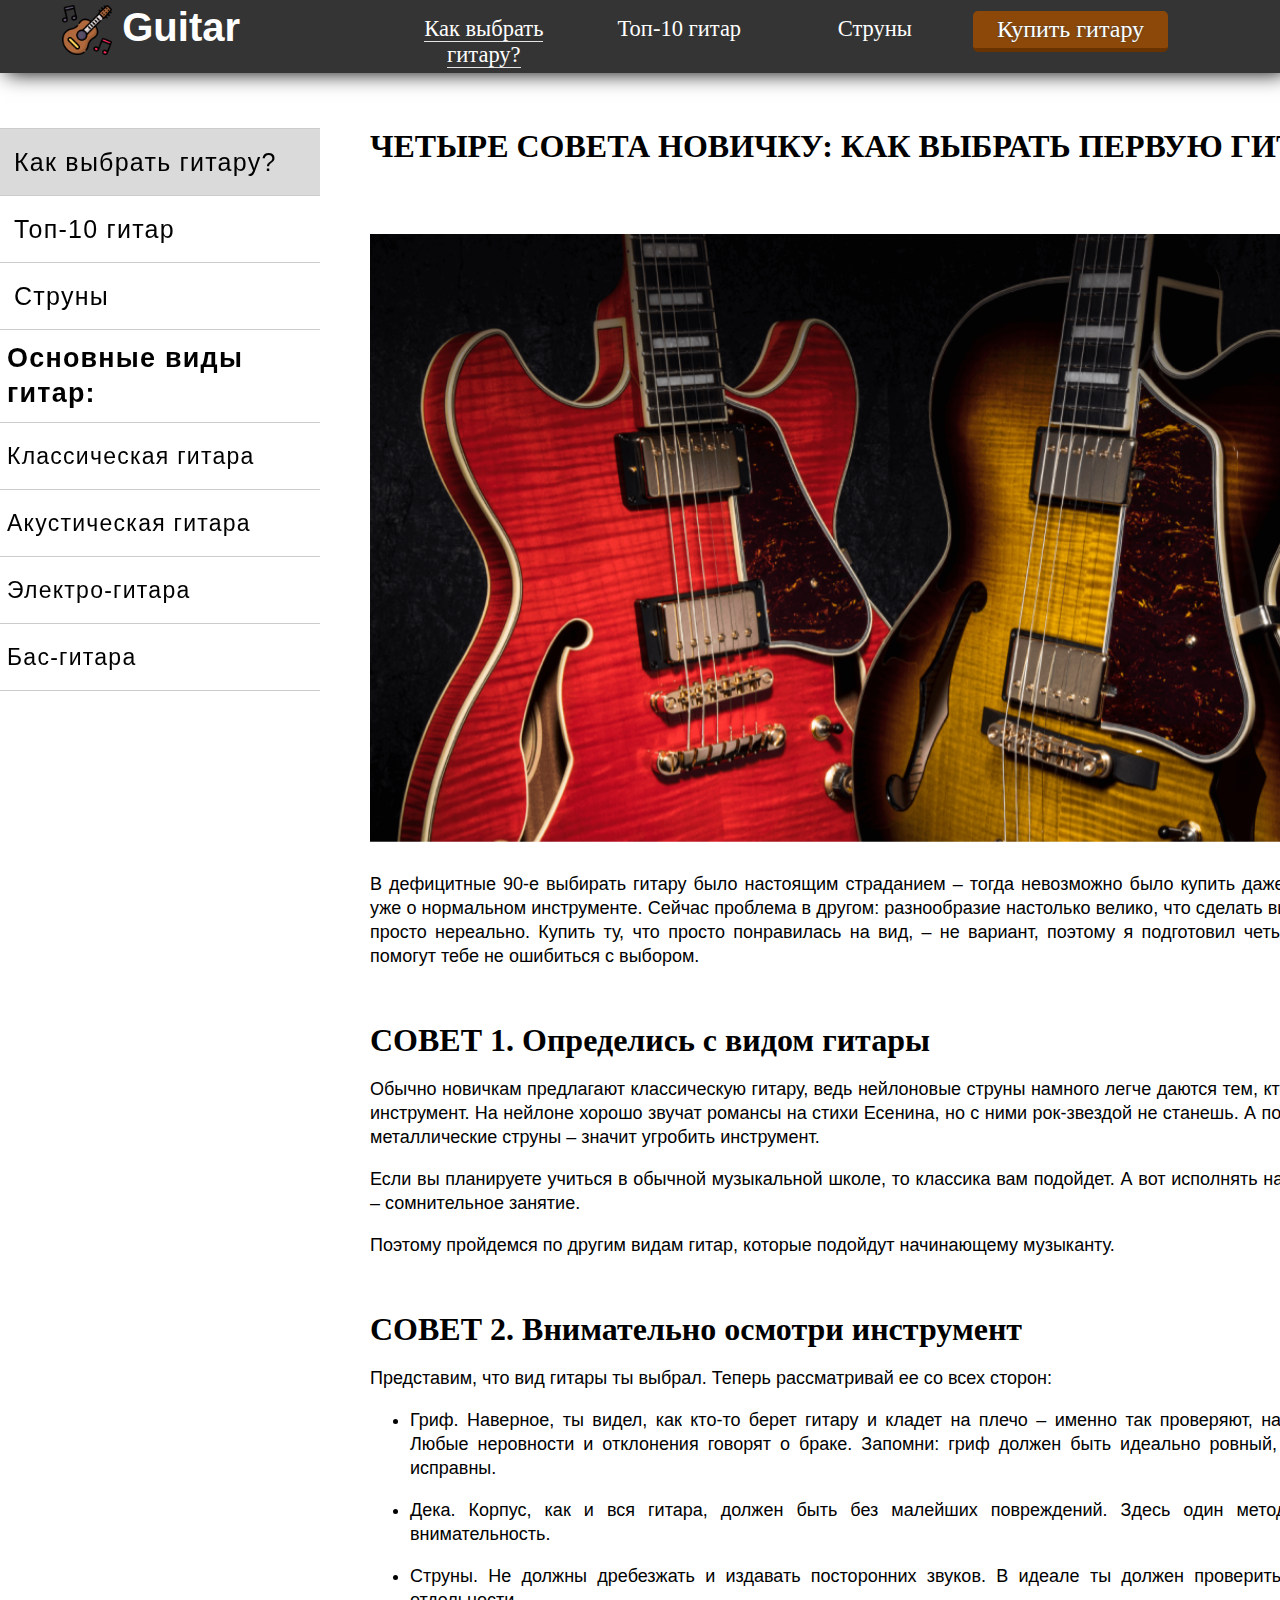
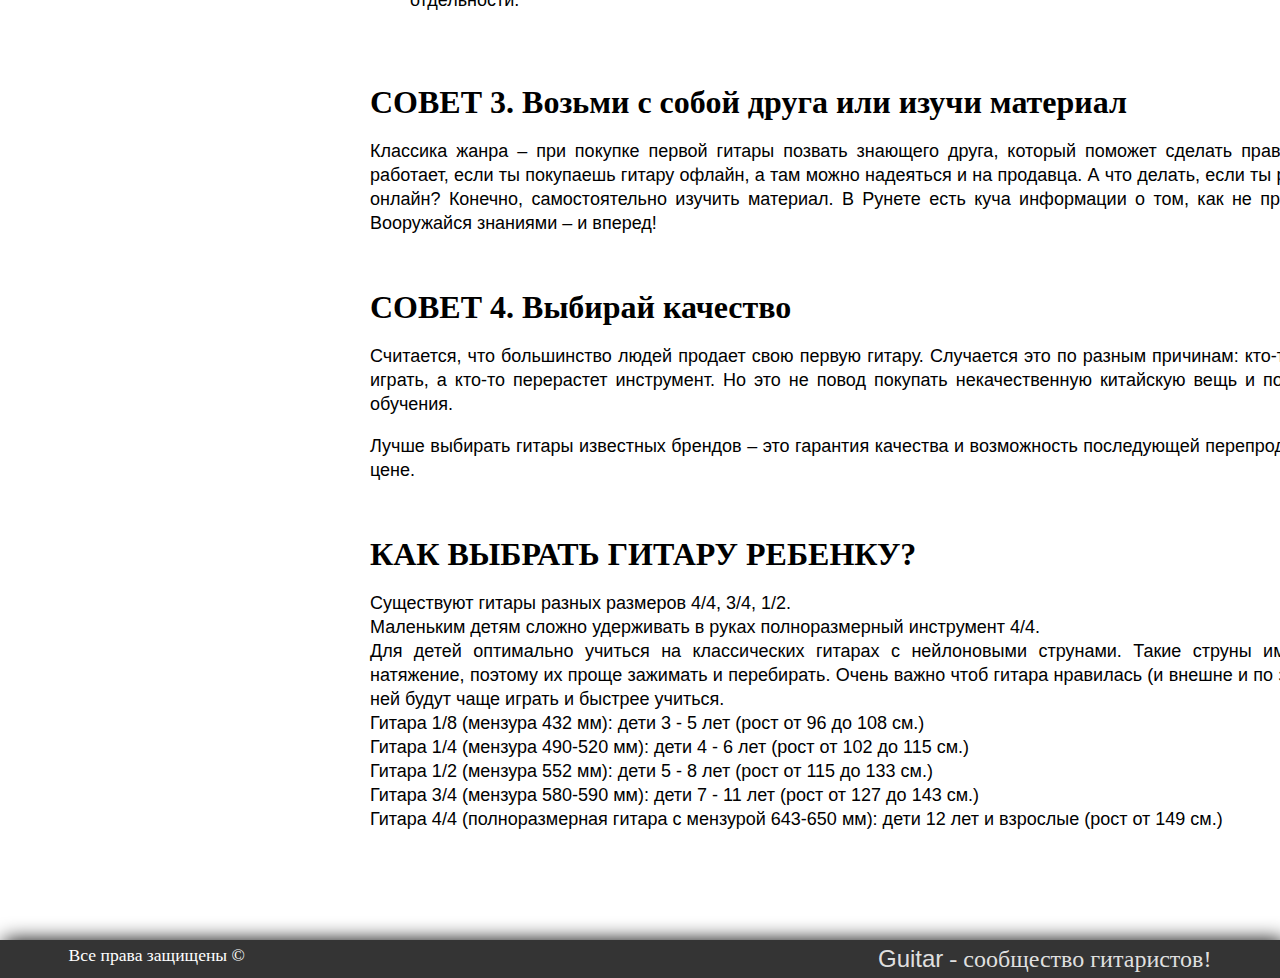
<file: choose a guitar.html>
<!DOCTYPE html>

<html>

<head>
    <meta charset="utf-8">
    <link rel="stylesheet" href="css/style.css">
    <meta name="author" content="Минабутдинов Эмиль">
    <meta name="description" content="Познавательный сайт для гитаристов">
    <title>Guitar-info</title> 
    <meta name="keywords" content="Guitar, strings, Гитара, Как выбрать гитару, Топ-10 гитар, Классическая гитара, Акустическая гитара, Электро-гитара
    , Бас-гитара, Струны, Гитара для новичка, Виды гитар, Когда менять струны, Как следить и ухаживать за гитарой, Информация про гитару">
    <meta name="viewport" content="width=device-width, initial-scale=1">
    <link rel="shortcut icon" href="img/1069328.png" type="image/x-icon">
</head>

<body>
    <div class="wrapper">

        <div class="content">
    
            <header>
                <div id="logo">
                    <a href="index.html" title="На главную">
                        <img src="img\1069328.png" alt="Guitar.com" title="Guitar">
                        <span>Guitar</span>
                    </a>
                </div>
                <div id="menu">

                    <div id="menuli"><a class="static" href="choose a guitar.html" title="Как выбрать гитару?">Как выбрать гитару?</a></div>
                    <div id="menuli"><a href="top-10.html" title="Топ-10 гитар для новичка">Топ-10 гитар</a></div>
                    <div id="menuli"><a href="Strings.html" title="Какие струны выбрать и как?">Струны</a></div>
                    <div id="button"><a href="https://www.muztorg.ru/" title="Купить гитару на muztorg"><div id="btn">Купить гитару</div></a></div> 
                    
                </div>
            </header>
        </div> 
        
        <div id="site">

            <div id="left">
                <div id="static" class="left"><a href="choose a guitar.html" title="Как выбрать гитару?">Как выбрать гитару?</a></div>
                <div class="left"><a href="top-10.html" title="Топ-10 гитар для новичка">Топ-10 гитар</a></div>
                <div class="left"><a href="Strings.html" title="Какие струны выбрать и как?">Струны</a></div>
                <div class="view1"><h3>Основные виды гитар:</h3></div>
                <div class="view"><a href="classic-guitar.html" title="Классическая гитара">Классическая гитара</a></div>
                <div class="view"><a href="acustic-guitar.html" title="Акустическая гитара">Акустическая гитара</a></div>
                <div class="view"><a href="electro-guitar.html" title="Электро-гитара">Электро-гитара</a></div>
                <div class="view"><a href="bas-guitar.html" title="Бас-гитара">Бас-гитара</a></div>
            </div>

            <div id="sitemenu">


                <h1 class="choose">ЧЕТЫРЕ СОВЕТА НОВИЧКУ: КАК ВЫБРАТЬ ПЕРВУЮ ГИТАРУ</h1><br><br><br>


                <img class="img" src="img/choose.png" alt="Гитара">


                <p>В дефицитные 90-е выбирать гитару было настоящим страданием – тогда невозможно было купить даже колбасу, не говоря уже о нормальном инструменте. 
                Сейчас проблема в другом: разнообразие настолько велико, что сделать выбор без подготовки просто нереально. Купить ту, что просто понравилась на 
                вид, – не вариант, поэтому я подготовил четыре совета, которые помогут тебе не ошибиться с выбором.</p><br><br><br>
            

                <h1>СОВЕТ 1. Определись с видом гитары</h1><br>
                <p>Обычно новичкам предлагают классическую гитару, ведь нейлоновые струны намного легче даются тем, кто не держал в руках инструмент. 
                На нейлоне хорошо звучат романсы 
                на стихи Есенина, но с ними рок-звездой не станешь. А поставить на классику металлические струны – значит угробить инструмент.</p><br>

                <p>Если вы планируете учиться в обычной музыкальной школе, то классика вам подойдет. А вот исполнять на ней Still Lоving 
                Yоu – сомнительное занятие.</p><br>

                <p>Поэтому пройдемся по другим видам гитар, которые подойдут начинающему музыканту.</p><br><br><br>



                <h1>СОВЕТ 2. Внимательно осмотри инструмент</h1><br>
                <p>Представим, что вид гитары ты выбрал. Теперь рассматривай ее со всех сторон:</p><br>

                <ol>
                    <li>Гриф. Наверное, ты видел, как кто-то берет гитару и кладет на плечо – именно так проверяют, насколько он ровный. Любые неровности и отклонения говорят о браке. 
                    Запомни: гриф должен быть идеально ровный, а колки полностью исправны.</li><br>
                    <li>Дека. Корпус, как и вся гитара, должен быть без малейших повреждений. Здесь один метод проверки – твоя внимательность.</li><br>
                    <li>Струны. Не должны дребезжать и издавать посторонних звуков. В идеале ты должен проверить каждую струну по отдельности.</li><br>
                </ol><br><br><br>
                <h1>СОВЕТ 3. Возьми с собой друга или изучи материал</h1><br>
                <p>Классика жанра – при покупке первой гитары позвать знающего друга, который поможет сделать правильный выбор. Это работает, если ты покупаешь гитару офлайн, 
                а там можно надеяться и на продавца. А что делать, если ты решил купить гитару онлайн? Конечно, самостоятельно изучить материал. В Рунете есть куча информации 
                о том, как не прогадать с выбором. Вооружайся знаниями – и вперед!</p><br><br><br>

                <h1>СОВЕТ 4. Выбирай качество</h1><br>
                <p>Считается, что большинство людей продает свою первую гитару. Случается это по разным причинам: кто-то так и не научится играть, а кто-то перерастет инструмент. 
                Но это не повод покупать некачественную китайскую вещь и портить весь процесс обучения.</p><br>

                <p>Лучше выбирать гитары известных брендов – это гарантия качества и возможность последующей перепродажи по нормальной цене.</p><br><br><br>


                <h1>КАК ВЫБРАТЬ ГИТАРУ РЕБЕНКУ?</h1><br>
                <p>Существуют гитары разных размеров 4/4, 3/4, 1/2.</p>
                <p>Маленьким детям сложно удерживать в руках полноразмерный инструмент 4/4.</p>
                <p>Для детей оптимально учиться на классических гитарах с нейлоновыми струнами. Такие струны имеют более слабое натяжение, поэтому их проще зажимать и перебирать.
                Очень важно чтоб гитара нравилась (и внешне и по звучанию) - тогда на ней будут чаще играть и быстрее учиться.</p>
                <p>Гитара 1/8 (мензура 432 мм): дети  3 - 5 лет (рост от 96 до 108 см.)</p>
                <p>Гитара 1/4 (мензура 490-520 мм): дети  4 - 6 лет (рост от 102 до 115 см.)</p>
                <p>Гитара 1/2 (мензура 552 мм): дети  5 - 8 лет (рост от 115 до 133 см.)</p>
                <p>Гитара 3/4 (мензура 580-590 мм):  дети  7 - 11 лет (рост от 127 до 143 см.)</p>
                <p>Гитара 4/4 (полноразмерная гитара с мензурой 643-650 мм):  дети 12 лет и взрослые (рост от 149 см.)</p><br><br><br>
        

            </div>


        

        </div>


        <footer>
            <div id="site_name"><span>Guitar</span> - сообщество гитаристов!</div>
            <div id="rights"><a href="">Все права защищены &copy;</a></div>
        </footer>
    </div>
</body>

</html>
</file>
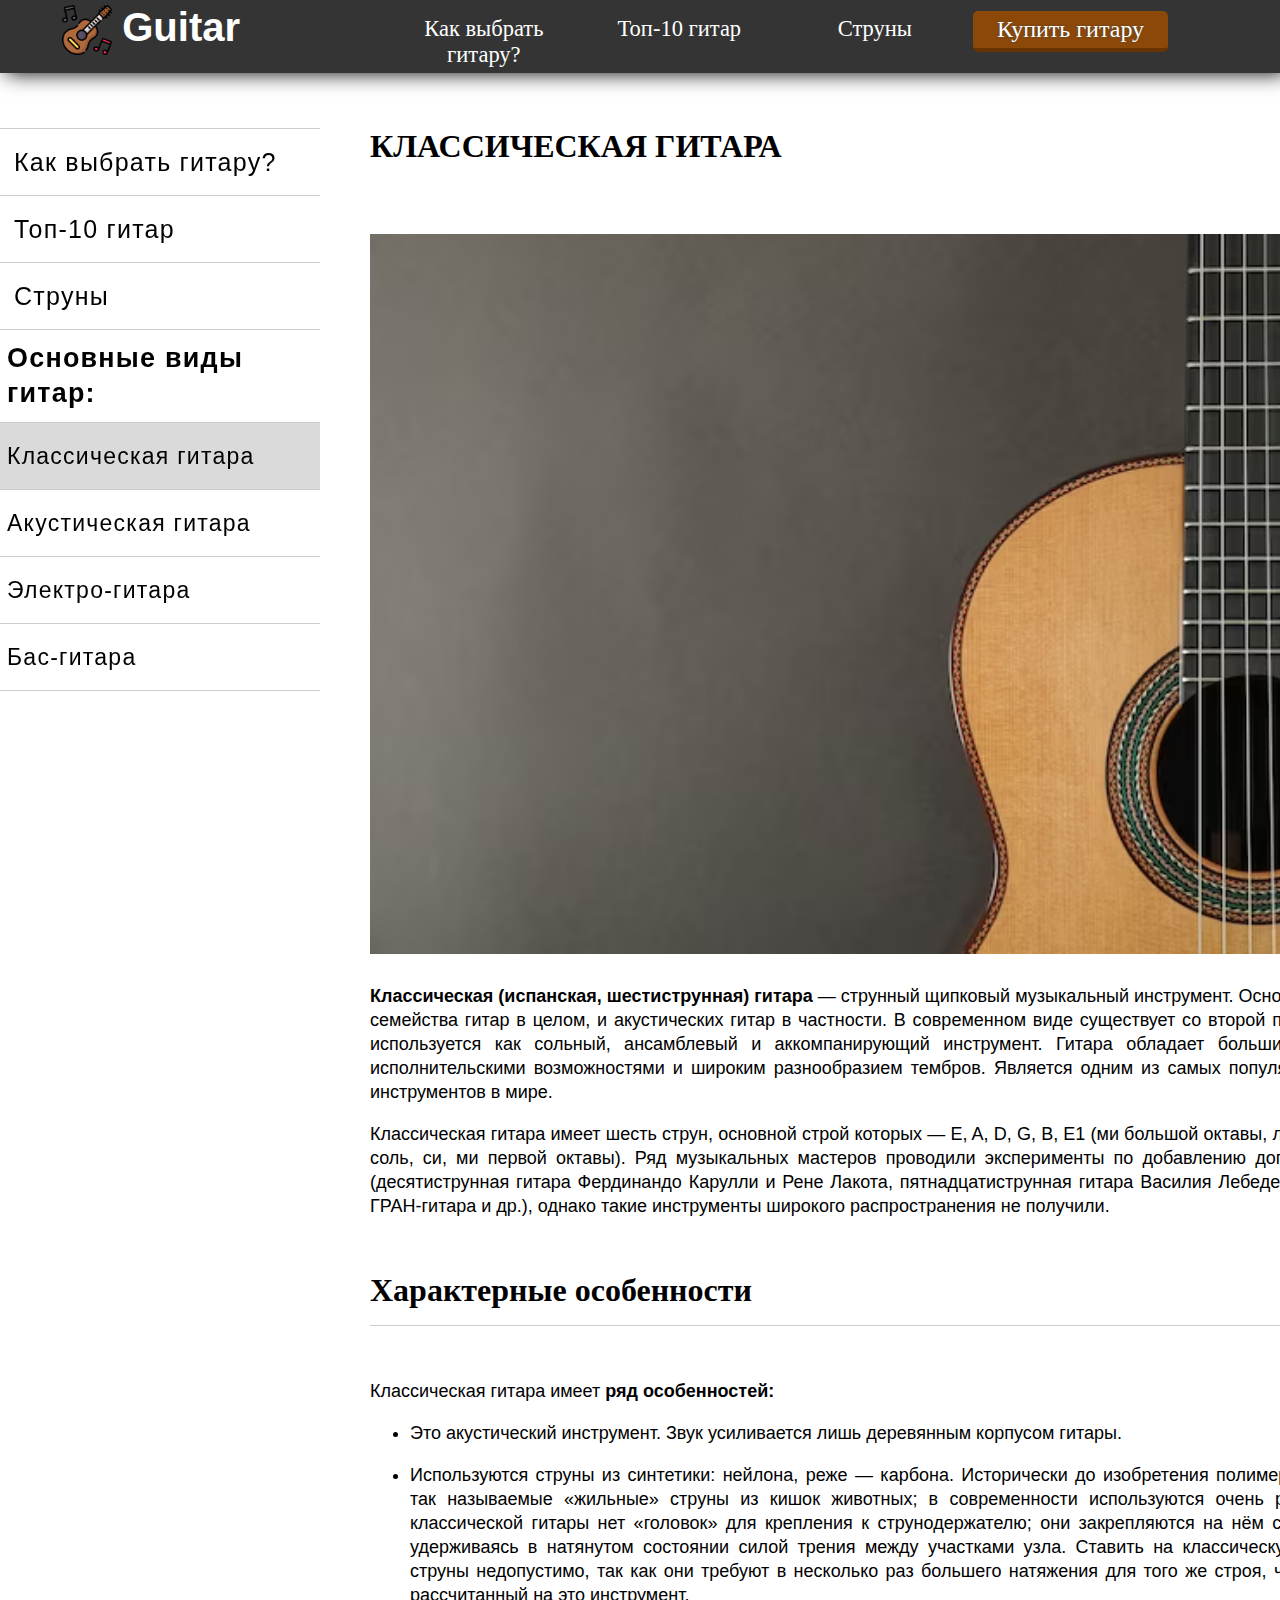
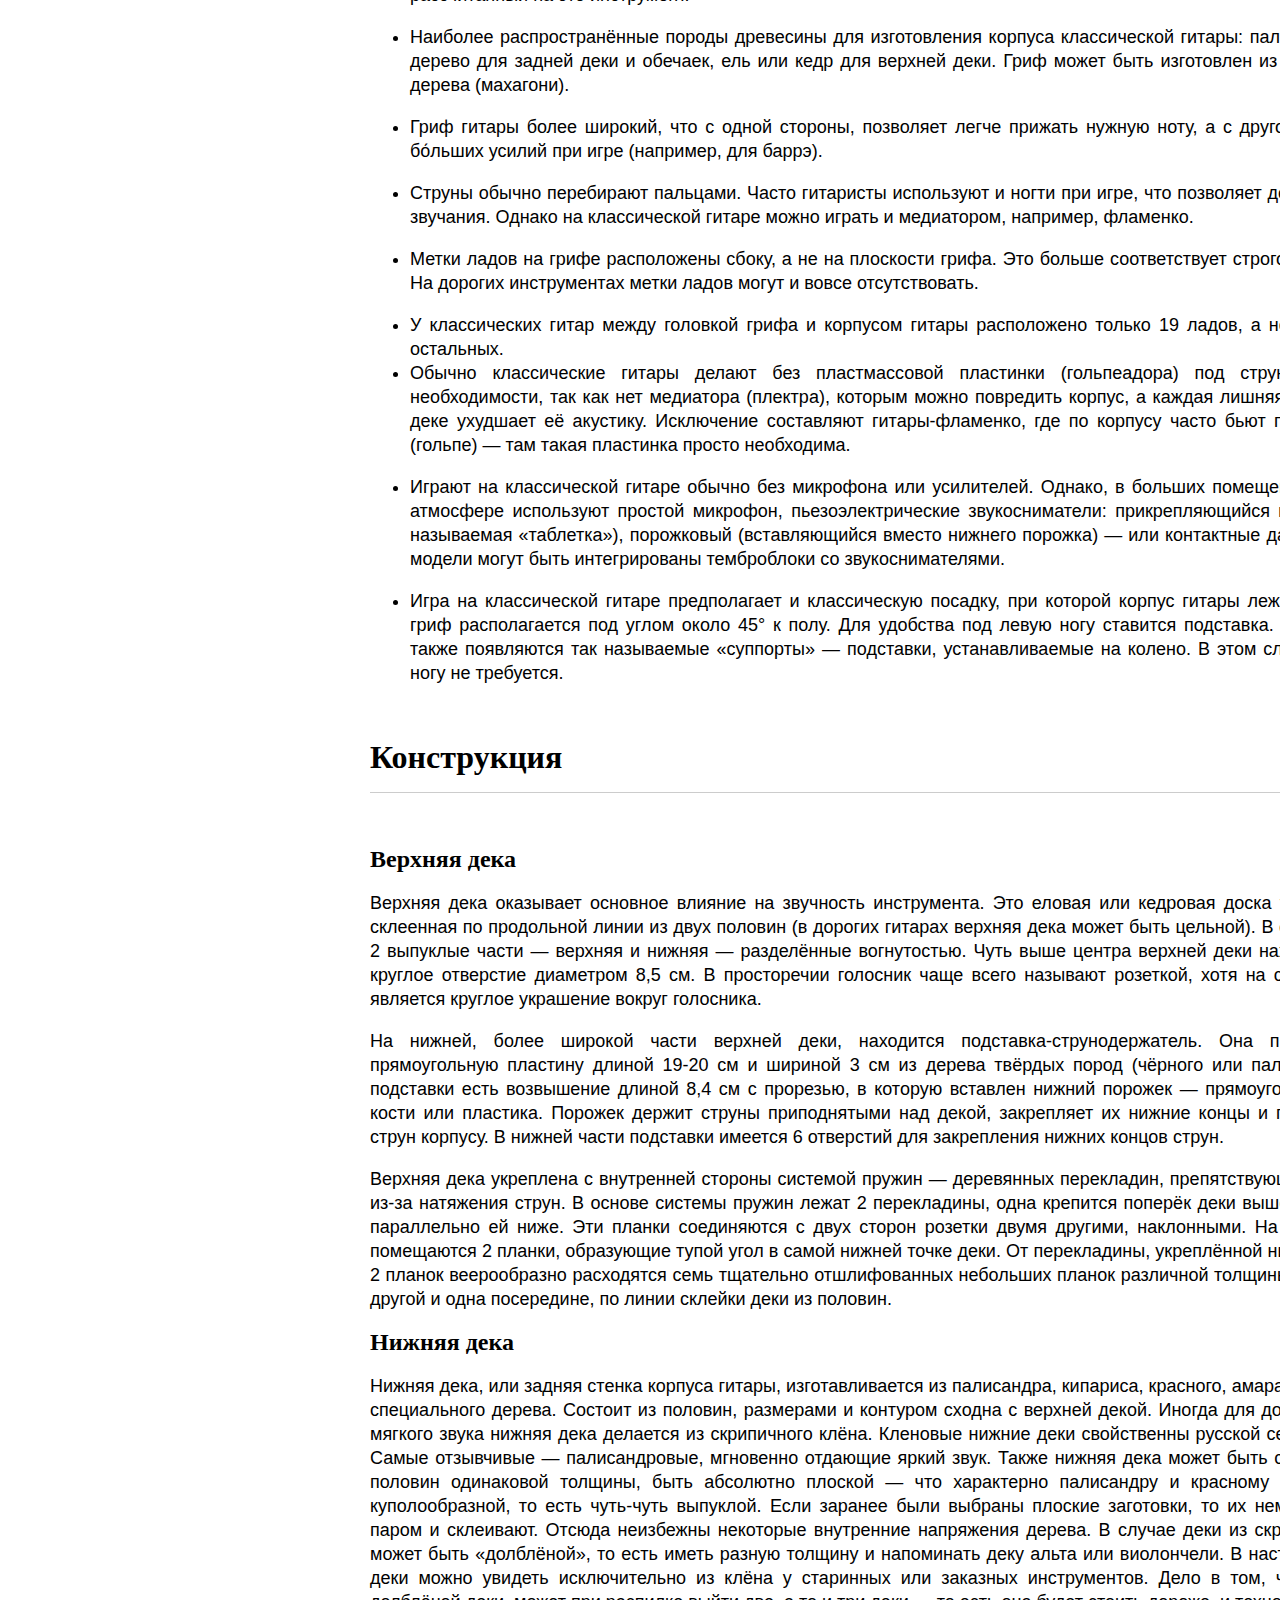
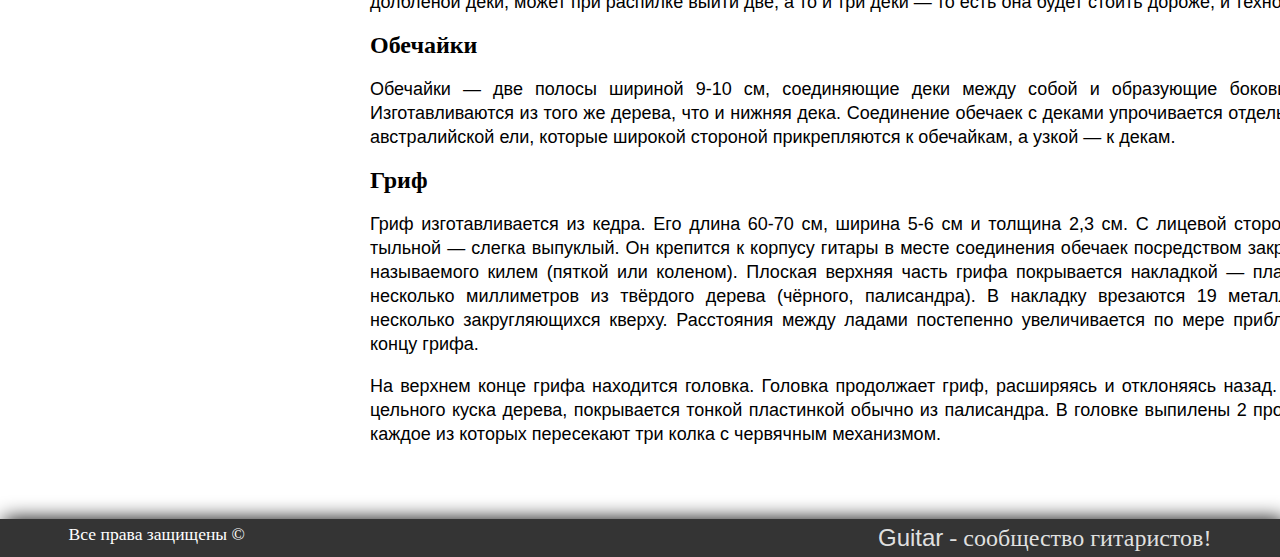
<file: classic-guitar.html>
<!DOCTYPE html>

<html>

<head>
    <meta charset="utf-8">
    <link rel="stylesheet" href="css/style.css">
    <meta name="author" content="Минабутдинов Эмиль">
    <meta name="description" content="Познавательный сайт для гитаристов">
    <title>Classic-guitar</title> 
    <meta name="keywords" content="Guitar, strings, Гитара, Как выбрать гитару, Топ-10 гитар, Классическая гитара, Акустическая гитара, Электро-гитара
    , Бас-гитара, Струны, Гитара для новичка, Виды гитар, Когда менять струны, Как следить и ухаживать за гитарой, Информация про гитару">
    <meta name="viewport" content="width=device-width, initial-scale=1">
    <link rel="shortcut icon" href="img/1069328.png" type="image/x-icon">
</head>

<body>
    <div class="wrapper">

        <div class="content">
    
            <header>
                <div id="logo">
                    <a href="index.html" title="На главную">
                        <img src="img\1069328.png" alt="Guitar.com" title="Guitar">
                        <span>Guitar</span>
                    </a>
                </div>
                <div id="menu">

                    <div id="menuli"><a href="choose a guitar.html" title="Как выбрать гитару?">Как выбрать гитару?</a></div>
                    <div id="menuli"><a href="top-10.html" title="Топ-10 гитар для новичка">Топ-10 гитар</a></div>
                    <div id="menuli"><a href="Strings.html" title="Какие струны выбрать и как?">Струны</a></div>
                    <div id="button"><a href="https://www.muztorg.ru/" title="Купить гитару на muztorg"><div id="btn">Купить гитару</div></a></div> 
                    
                </div>
            </header>
        </div> 
        
        <div id="site">

            <div id="left">
                <div class="left"><a href="choose a guitar.html" title="Как выбрать гитару?">Как выбрать гитару?</a></div>
                <div class="left"><a href="top-10.html" title="Топ-10 гитар для новичка">Топ-10 гитар</a></div>
                <div class="left"><a href="Strings.html" title="Какие струны выбрать и как?">Струны</a></div>
                <div class="view1"><h3>Основные виды гитар:</h3></div>
                <div id="static" class="view"><a href="classic-guitar.html" title="Классическая гитара">Классическая гитара</a></div>
                <div class="view"><a href="acustic-guitar.html" title="Акустическая гитара">Акустическая гитара</a></div>
                <div class="view"><a href="electro-guitar.html" title="Электро-гитара">Электро-гитара</a></div>
                <div class="view"><a href="bas-guitar.html" title="Бас-гитара">Бас-гитара</a></div>
            </div>

            <div id="sitemenu">


                <h1 class="choose">КЛАССИЧЕСКАЯ ГИТАРА</h1><br><br><br>

                <img class="img" src="img/classic-guitar.avif" alt="Classic-guitar"><br>

                <p><b>Классическая (испанская, шестиструнная) гитара</b> — струнный щипковый музыкальный инструмент. Основной представитель семейства 
                гитар в целом, и акустических гитар в частности. В современном виде существует со второй половины XVIII века, используется как сольный, 
                ансамблевый и аккомпанирующий инструмент. Гитара обладает большими художественно-исполнительскими возможностями и широким разнообразием 
                тембров. Является одним из самых популярных музыкальных инструментов в мире.</p><br>

                <p>Классическая гитара имеет шесть струн, основной строй которых — E, A, D, G, B, E1 (ми большой октавы, ля, ре малой октавы, соль, 
                си, ми первой октавы). Ряд музыкальных мастеров проводили эксперименты по добавлению дополнительных струн (десятиструнная гитара 
                Фердинандо Карулли и Рене Лакота, пятнадцатиструнная гитара Василия Лебедева, девятиструнная, ГРАН-гитара и др.), однако такие 
                инструменты широкого распространения не получили.</p><br><br><br>

                <h1>Характерные особенности</h1><hr><br><br>
                <p>Классическая гитара имеет <b>ряд особенностей:</b></p><br>

                <ol>
                    <li>Это акустический инструмент. Звук усиливается лишь деревянным корпусом гитары.</li><br>
                    <li>Используются струны из синтетики: нейлона, реже — карбона. Исторически до изобретения полимеров использовались так называемые 
                «жильные» струны из кишок животных; в современности используются очень редко. У струн для классической гитары нет «головок» для
                крепления к струнодержателю; они закрепляются на нём специальным узлом, удерживаясь в натянутом состоянии силой трения между 
                участками узла. Ставить на классическую гитару стальные струны недопустимо, так как они требуют в несколько раз большего 
                натяжения для того же строя, что деформирует не рассчитанный на это инструмент.</li><br>
                    <li>Наиболее распространённые породы древесины для изготовления корпуса классической гитары: палисандр или красное дерево для задней
                деки и обечаек, ель или кедр для верхней деки. Гриф может быть изготовлен из кедра или красного дерева (махагони).</li><br>
                    <li>Гриф гитары более широкий, что с одной стороны, позволяет легче прижать нужную ноту, а с другой стороны, требует бо́льших усилий
                при игре (например, для баррэ).</li><br>
                    <li>Струны обычно перебирают пальцами. Часто гитаристы используют и ногти при игре, что позволяет достичь более яркого звучания. 
                Однако на классической гитаре можно играть и медиатором, например, фламенко.</li><br>
                    <li>Метки ладов на грифе расположены сбоку, а не на плоскости грифа. Это больше соответствует строгому дизайну гитары. На дорогих 
                инструментах метки ладов могут и вовсе отсутствовать.</li><br>
                    <li>У классических гитар между головкой грифа и корпусом гитары расположено только 19 ладов, а не 20 и более, как у остальных.</li>
                    <li>Обычно классические гитары делают без пластмассовой пластинки (гольпеадора) под струнами. В этом нет необходимости, так как нет
                медиатора (плектра), которым можно повредить корпус, а каждая лишняя деталь на верхней деке ухудшает её акустику. Исключение 
                составляют гитары-фламенко, где по корпусу часто бьют пальцами и ногтями (гольпе) — там такая пластинка просто необходима.</li><br>
                    <li>Играют на классической гитаре обычно без микрофона или усилителей. Однако, в больших помещениях, или в шумной атмосфере 
                используют простой микрофон, пьезоэлектрические звукосниматели: прикрепляющийся к верхней деке (так называемая «таблетка»), 
                порожковый (вставляющийся вместо нижнего порожка) — или контактные датчики. В некоторые модели могут быть интегрированы 
                темброблоки со звукоснимателями.</li><br>
                    <li>Игра на классической гитаре предполагает и классическую посадку, при которой корпус гитары лежит на левой ноге, а гриф 
                располагается под углом около 45° к полу. Для удобства под левую ногу ставится подставка. В последнее время также 
                появляются так называемые «суппорты» — подставки, устанавливаемые на колено. В этом случае подставка под ногу не требуется.</li><br><br><br>
                </ol>


                <h1>Конструкция</h1><hr><br><br>

                <h2>Верхняя дека</h2><br>

                <p>Верхняя дека оказывает основное влияние на звучность инструмента. Это еловая или кедровая доска толщиной 2,5-4 мм, 
                склеенная по продольной линии из двух половин (в дорогих гитарах верхняя дека может быть цельной). В её очертании 
                видны 2 выпуклые части — верхняя и нижняя — разделённые вогнутостью. Чуть выше центра верхней деки находится голосник
                — круглое отверстие диаметром 8,5 см. В просторечии голосник чаще всего называют розеткой, хотя на самом деле 
                 таковой является круглое украшение вокруг голосника.</p><br>

                <p>На нижней, более широкой части верхней деки, находится подставка-струнодержатель. Она представляет собой прямоугольную 
                пластину длиной 19-20 см и шириной 3 см из дерева твёрдых пород (чёрного или палисандра). В центре подставки есть возвышение 
                длиной 8,4 см с прорезью, в которую вставлен нижний порожек — прямоугольная пластинка из кости или пластика. Порожек держит 
                струны приподнятыми над декой, закрепляет их нижние концы и передаёт колебания струн корпусу. В нижней части подставки 
                имеется 6 отверстий для закрепления нижних концов струн.</p><br>
                    
                <p>Верхняя дека укреплена с внутренней стороны системой пружин — деревянных перекладин, препятствующих её деформации из-за 
                натяжения струн. В основе системы пружин лежат 2 перекладины, одна крепится поперёк деки выше розетки, другая — 
                параллельно ей ниже. Эти планки соединяются с двух сторон розетки двумя другими, наклонными. На нижней части деки 
                помещаются 2 планки, образующие тупой угол в самой нижней точке деки. От перекладины, укреплённой ниже розетки, 
                до этих 2 планок веерообразно расходятся семь тщательно отшлифованных небольших планок различной толщины: три к одной, 
                три к другой и одна посередине, по линии склейки деки из половин.</p><br>

                <h2>Нижняя дека</h2><br>

                <p>Нижняя дека, или задняя стенка корпуса гитары, изготавливается из палисандра, кипариса, красного, амарантового 
                или другого специального дерева. Состоит из половин, размерами и контуром сходна с верхней декой. Иногда для 
                достижения полного и мягкого звука нижняя дека делается из скрипичного клёна. Кленовые нижние деки свойственны 
                русской семиструнной гитаре. Самые отзывчивые — палисандровые, мгновенно отдающие яркий звук. Также нижняя дека 
                может быть сделанной из тонких половин одинаковой толщины, быть абсолютно плоской — что характерно палисандру и 
                красному дереву, или слегка куполообразной, то есть чуть-чуть выпуклой. Если заранее были выбраны плоские заготовки,
                то их немного выгибают под паром и склеивают. Отсюда неизбежны некоторые внутренние напряжения дерева. В случае 
                деки из скрипичного клёна она может быть «долблёной», то есть иметь разную толщину и напоминать деку альта или 
                виолончели. В настоящее время такие деки можно увидеть исключительно из клёна у старинных или заказных инструментов. 
                Дело в том, что из клёна одной долблёной деки, может при распилке выйти две, а то и три деки — то есть она будет 
                стоить дороже, и технология сложнее.</p><br>


                <h2>Обечайки</h2><br>

                <p>Обечайки — две полосы шириной 9-10 см, соединяющие деки между собой и образующие боковые стенки корпуса. 
                Изготавливаются из того же дерева, что и нижняя дека. Соединение обечаек с деками упрочивается отдельными 
                полосками из австралийской ели, которые широкой стороной прикрепляются к обечайкам, а узкой — к декам.</p><br>


                <h2>Гриф</h2><br>


                <p>Гриф изготавливается из кедра. Его длина 60-70 см, ширина 5-6 см и толщина 2,3 см. 
                С лицевой стороны гриф плоский, с тыльной — слегка выпуклый. Он крепится к корпусу гитары в месте соединения 
                обечаек посредством закреплённого выступа, называемого килем (пяткой или коленом). Плоская верхняя часть грифа 
                покрывается накладкой — пластиной толщиной в несколько миллиметров из твёрдого дерева (чёрного, палисандра). 
                В накладку врезаются 19 металлических порожков, несколько закругляющихся кверху. Расстояния между ладами постепенно 
                увеличивается по мере приближения к верхнему концу грифа.</p><br>

                <p>На верхнем конце грифа находится головка. Головка продолжает гриф, расширяясь и отклоняясь назад. Изготавливается 
                из цельного куска дерева, покрывается тонкой пластинкой обычно из палисандра. В головке выпилены 2 продольных отверстия, 
                каждое из которых пересекают три колка с червячным механизмом.</p><br>

            </div>

        </div>

        <footer>
            <div id="site_name"><span>Guitar</span> - сообщество гитаристов!</div>
            <div id="rights"><a href="">Все права защищены &copy;</a></div>
        </footer>
    </div>
</body>

</html>
</file>
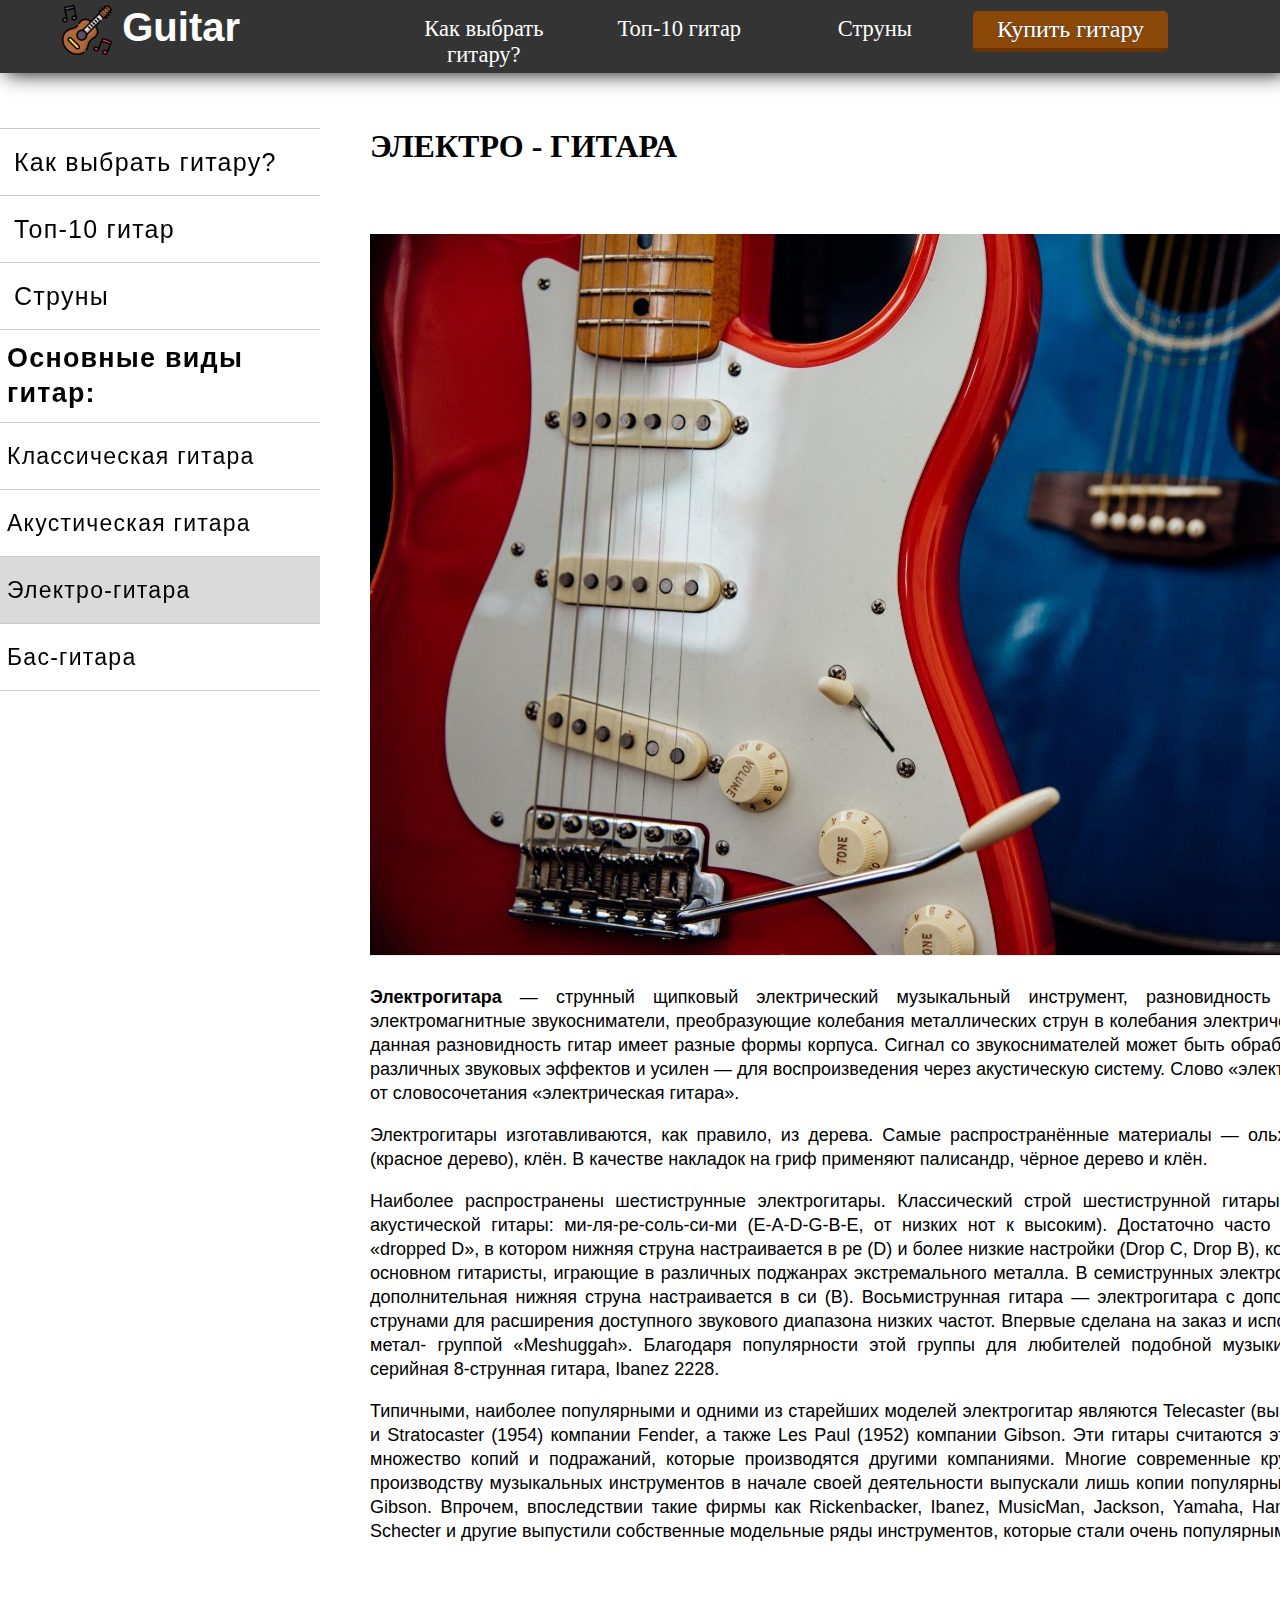
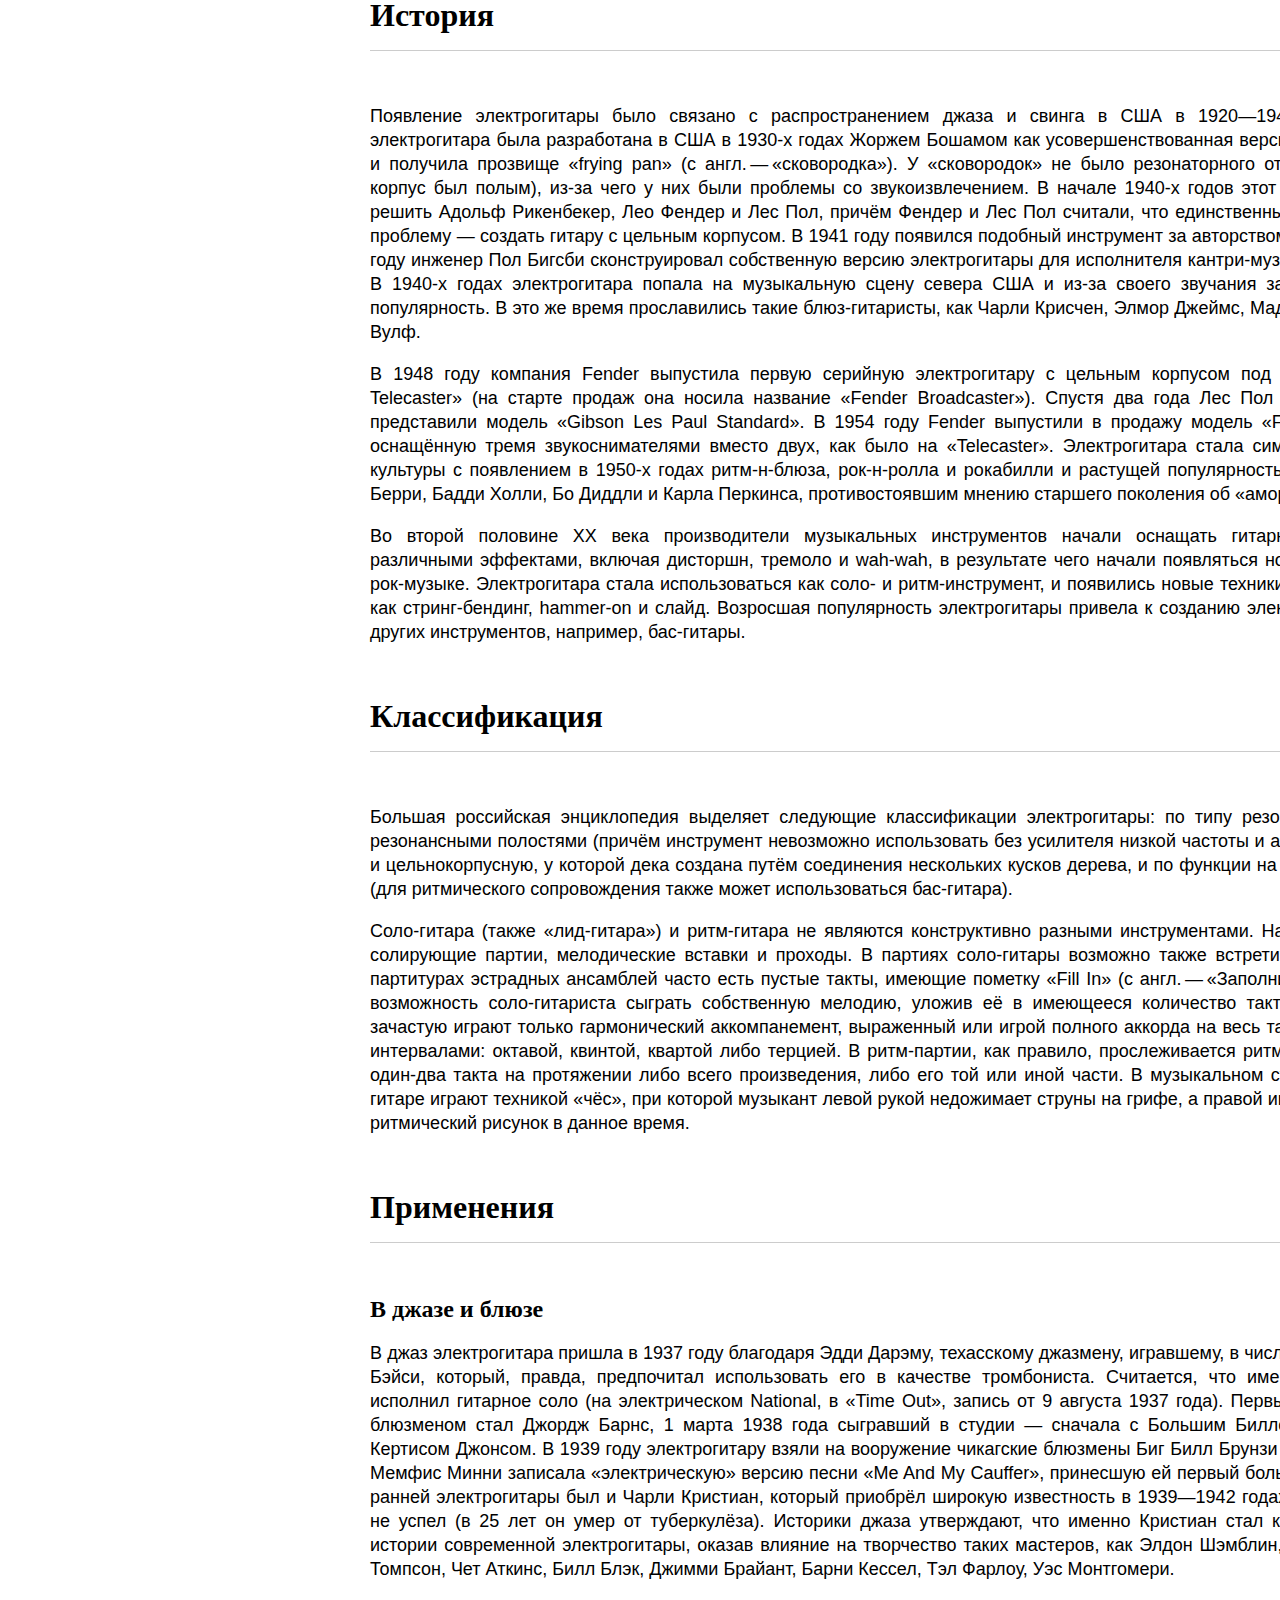
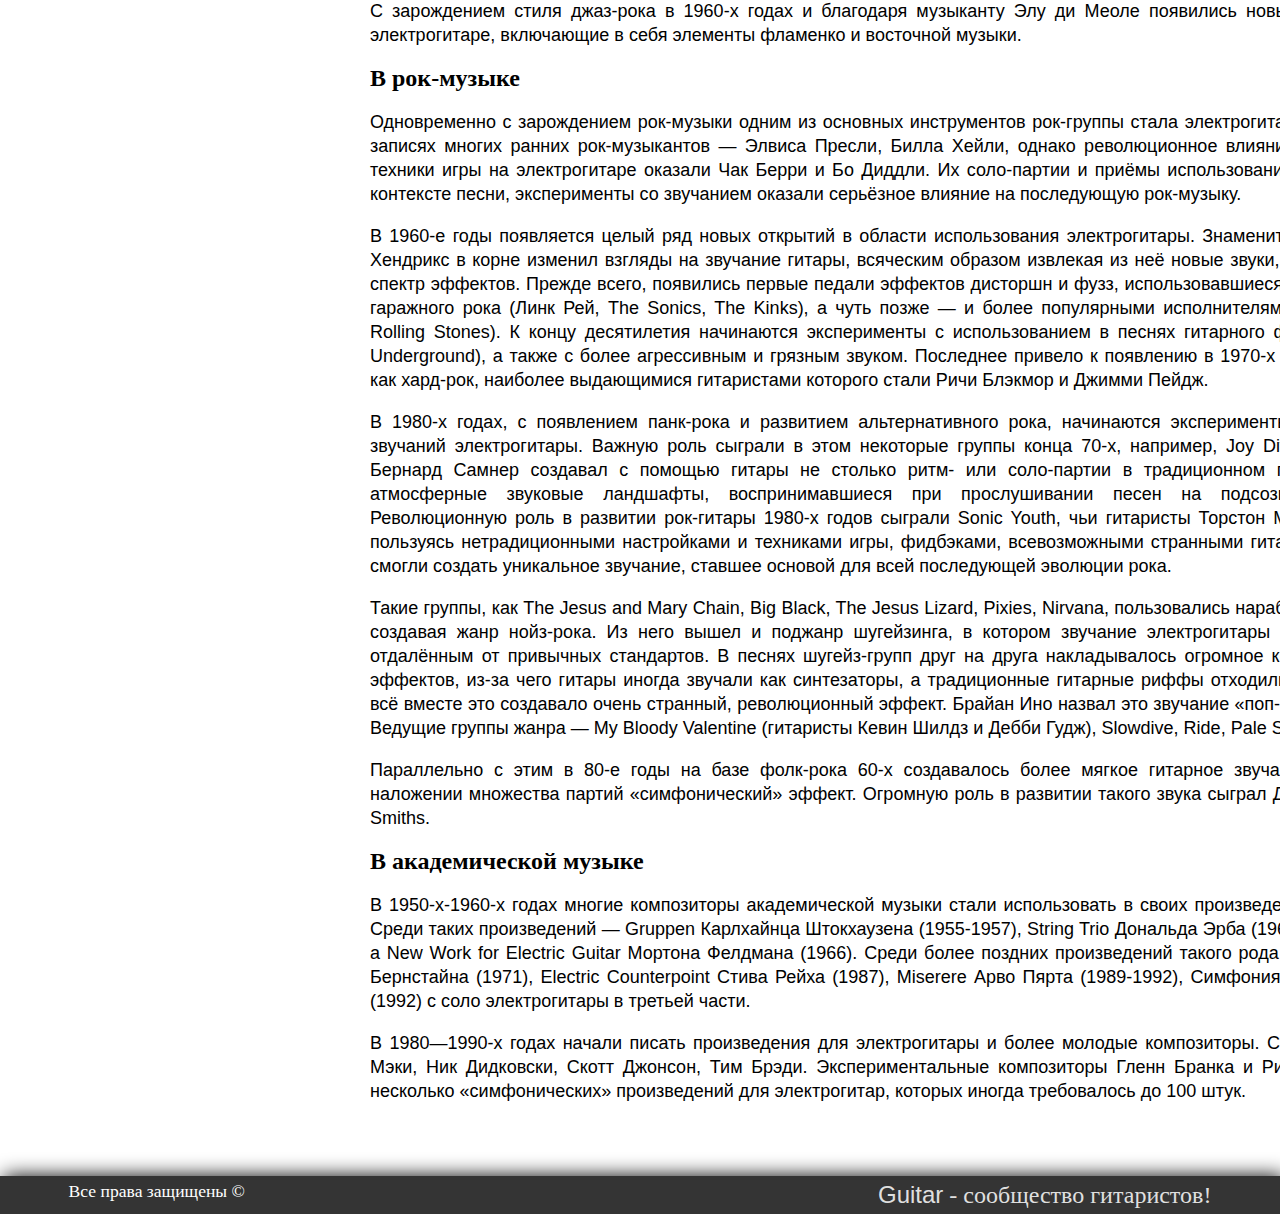
<file: electro-guitar.html>
<!DOCTYPE html>

<html>

<head>
    <meta charset="utf-8">
    <link rel="stylesheet" href="css/style.css">
    <meta name="author" content="Минабутдинов Эмиль">
    <meta name="description" content="Познавательный сайт для гитаристов">
    <title>Electro-guitar</title> 
    <meta name="keywords" content="Guitar, strings, Гитара, Как выбрать гитару, Топ-10 гитар, Классическая гитара, Акустическая гитара, Электро-гитара
    , Бас-гитара, Струны, Гитара для новичка, Виды гитар, Когда менять струны, Как следить и ухаживать за гитарой, Информация про гитару">
    <meta name="viewport" content="width=device-width, initial-scale=1">
    <link rel="shortcut icon" href="img/1069328.png" type="image/x-icon">
</head>

<body>
    <div class="wrapper">

        <div class="content">
    
            <header>
                <div id="logo">
                    <a href="index.html" title="На главную">
                        <img src="img\1069328.png" alt="Guitar.com" title="Guitar">
                        <span>Guitar</span>
                    </a>
                </div>
                <div id="menu">

                    <div id="menuli"><a href="choose a guitar.html" title="Как выбрать гитару?">Как выбрать гитару?</a></div>
                    <div id="menuli"><a href="top-10.html" title="Топ-10 гитар для новичка">Топ-10 гитар</a></div>
                    <div id="menuli"><a href="Strings.html" title="Какие струны выбрать и как?">Струны</a></div>
                    <div id="button"><a href="https://www.muztorg.ru/" title="Купить гитару на muztorg"><div id="btn">Купить гитару</div></a></div> 
                    
                </div>
            </header>
        </div> 
        
        <div id="site">

            <div id="left">
                <div class="left"><a href="choose a guitar.html" title="Как выбрать гитару?">Как выбрать гитару?</a></div>
                <div class="left"><a href="top-10.html" title="Топ-10 гитар для новичка">Топ-10 гитар</a></div>
                <div class="left"><a href="Strings.html" title="Какие струны выбрать и как?">Струны</a></div>
                <div class="view1"><h3>Основные виды гитар:</h3></div>
                <div class="view"><a href="classic-guitar.html" title="Классическая гитара">Классическая гитара</a></div>
                <div class="view"><a href="acustic-guitar.html" title="Акустическая гитара">Акустическая гитара</a></div>
                <div id="static" class="view"><a href="electro-guitar.html" title="Электро-гитара">Электро-гитара</a></div>
                <div class="view"><a href="bas-guitar.html" title="Бас-гитара">Бас-гитара</a></div>
            </div>

            <div id="sitemenu">


                <h1 class="choose">ЭЛЕКТРО - ГИТАРА</h1><br><br><br>

                <img class="img" src="img/electro-guitar.jpeg" alt="Electro-guitar">


                <p><b>Электрогитара</b> — струнный щипковый электрический музыкальный инструмент, разновидность гитары, имеющая электромагнитные звукосниматели, преобразующие колебания металлических струн в колебания электрического тока. А также 
                данная разновидность гитар имеет разные формы корпуса. Сигнал со звукоснимателей может быть обработан для получения различных звуковых эффектов и усилен — для воспроизведения через акустическую систему. Слово «электрогитара» 
                возникло от словосочетания «электрическая гитара».</p><br>

                <p>Электрогитары изготавливаются, как правило, из дерева. Самые распространённые материалы — ольха, ясень, махагони (красное дерево), клён. В качестве накладок на гриф применяют палисандр, чёрное дерево и клён.</p><br>

                <p>Наиболее распространены шестиструнные электрогитары. Классический строй шестиструнной гитары аналогичен строю акустической гитары: ми-ля-ре-соль-си-ми (E-A-D-G-B-E, от низких нот к высоким). Достаточно часто используется 
                строй «dropped D», 
                в котором нижняя струна настраивается в ре (D) и более низкие настройки (Drop C, Drop B), которые используют в основном гитаристы, играющие в различных поджанрах экстремального металла. В семиструнных электрогитарах чаще всего 
                дополнительная 
                нижняя струна настраивается в си (B). Восьмиструнная гитара — электрогитара с дополнительными 7 и 8 струнами для расширения доступного звукового диапазона низких частот. Впервые сделана на заказ и использована шведской метал-
                группой «Meshuggah». 
                Благодаря популярности этой группы для любителей подобной музыки выпущена первая серийная 8-струнная гитара, Ibanez 2228.</p><br>

                <p>Типичными, наиболее популярными и одними из старейших моделей электрогитар являются Telecaster (выпущена в 1951 году) и Stratocaster (1954) компании Fender, а также Les Paul (1952) компании Gibson. Эти гитары считаются 
                эталонными и имеют 
                множество копий и подражаний, которые производятся другими компаниями. Многие современные крупные компании по производству музыкальных инструментов в начале своей деятельности выпускали лишь копии популярных моделей Fender и 
                Gibson. Впрочем, 
                впоследствии такие фирмы как Rickenbacker, Ibanez, MusicMan, Jackson, Yamaha, Hamer, B.C. Rich, ESP, Schecter и другие выпустили собственные модельные ряды инструментов, которые стали очень популярными в мире.</p><br><br><br>

                <h1>История</h1><hr><br><br>

                <p>Появление электрогитары было связано с распространением джаза и свинга в США в 1920―1940-х годах. Первая электрогитара была разработана в США в 1930-х годах Жоржем Бошамом как усовершенствованная версия гавайской гитары 
                и получила прозвище 
                «frying pan» (с англ. — «сковородка»). У «сковородок» не было резонаторного отверстия (однако их корпус был полым), из-за чего у них были проблемы со звукоизвлечением. В начале 1940-х годов этот вопрос попытались решить Адольф 
                Рикенбекер, 
                Лео Фендер и Лес Пол, причём Фендер и Лес Пол считали, что единственный способ устранить проблему ― создать гитару с цельным корпусом. В 1941 году появился подобный инструмент за авторством Леса Пола. В 1948 году инженер Пол 
                Бигсби 
                сконструировал собственную версию электрогитары для исполнителя кантри-музыки Мерла Трэвиса. В 1940-х годах электрогитара попала на музыкальную сцену севера США и из-за своего звучания завоевала в регионе популярность. В это 
                же время 
                прославились такие блюз-гитаристы, как Чарли Крисчен, Элмор Джеймс, Мадди Уотерс и Хаулин Вулф.</p><br>

                <p>В 1948 году компания Fender выпустила первую серийную электрогитару с цельным корпусом под названием «Fender Telecaster» (на старте продаж она носила название «Fender Broadcaster»). Спустя два года Лес Пол и компания Gibson 
                представили модель 
                «Gibson Les Paul Standard». В 1954 году Fender выпустили в продажу модель «Fender Stratocaster», оснащённую тремя звукоснимателями вместо двух, как было на «Telecaster». Электрогитара стала символом молодёжной культуры с 
                появлением в 1950-х 
                годах ритм-н-блюза, рок-н-ролла и рокабилли и растущей популярностью музыкантов Чака Берри, Бадди Холли, Бо Диддли и Карла Перкинса, противостоявшим мнению старшего поколения об «аморальной музыке».</p><br>

                <p>Во второй половине XX века производители музыкальных инструментов начали оснащать гитарные предусилители различными эффектами, включая дисторшн, тремоло и wah-wah, в результате чего начали появляться новые направления в 
                рок-музыке. Электрогитара 
                стала использоваться как соло- и ритм-инструмент, и появились новые техники игры на ней, такие как стринг-бендинг, hammer-on и слайд. Возросшая популярность электрогитары привела к созданию электрических версий и других 
                инструментов, 
                например, бас-гитары.</p><br><br><br>

                <h1>Классификация</h1><hr><br><br>
                <p>Большая российская энциклопедия выделяет следующие классификации электрогитары: по типу резонатора на гитару с резонансными полостями (причём инструмент невозможно использовать без усилителя низкой частоты и акустических 
                систем) и 
                цельнокорпусную, у которой дека создана путём соединения нескольких кусков дерева, и по функции на соло- и ритм-гитару (для ритмического сопровождения также может использоваться бас-гитара).</p><br>

                <p>Соло-гитара (также «лид-гитара») и ритм-гитара не являются конструктивно разными инструментами. На лид-гитаре играют солирующие партии, мелодические вставки и проходы. В партиях соло-гитары возможно также встретить 
                импровизации: в партитурах 
                эстрадных ансамблей часто есть пустые такты, имеющие пометку «Fill In» (с англ. — «Заполнить») и означающие возможность соло-гитариста сыграть собственную мелодию, уложив её в имеющееся количество тактов. На ритм-гитаре 
                зачастую играют только 
                гармонический аккомпанемент, выраженный или игрой полного аккорда на весь такт, или различными интервалами: октавой, квинтой, квартой либо терцией. В ритм-партии, как правило, прослеживается ритмический рисунок на один-два 
                такта на протяжении 
                либо всего произведения, либо его той или иной части. В музыкальном стиле фанк на ритм-гитаре играют техникой «чёс», при которой музыкант левой рукой недожимает струны на грифе, а правой играет определённый ритмический рисунок 
                в данное время.</p><br><br><br>


                <h1>Применения</h1><hr><br><br>
                <h2>В джазе и блюзе</h2><br>
                <p>В джаз электрогитара пришла в 1937 году благодаря Эдди Дарэму, техасскому джазмену, игравшему, в числе прочих, с Каунтом Бэйси, который, правда, предпочитал использовать его в качестве тромбониста. Считается, что именно Дарэм 
                    первым исполнил 
                гитарное соло (на электрическом National, в «Time Out», запись от 9 августа 1937 года). Первым «электрическим» блюзменом стал Джордж Барнс, 1 марта 1938 года сыгравший в студии — сначала с Большим Биллом Брунзи, затем с Кертисом 
                Джонсом. В 
                1939 году электрогитару взяли на вооружение чикагские блюзмены Биг Билл Брунзи и Тампа Ред. Затем Мемфис Минни записала «электрическую» версию песни «Me And My Cauffer», принесшую ей первый большой успех. Звездой ранней 
                электрогитары был и 
                Чарли Кристиан, который приобрёл широкую известность в 1939—1942 годах, но славы достичь не успел (в 25 лет он умер от туберкулёза). Историки джаза утверждают, что именно Кристиан стал ключевой фигурой в истории современной 
                электрогитары, 
                оказав влияние на творчество таких мастеров, как Элдон Шэмблин, Мерл Трэвис, Хэнк Томпсон, Чет Аткинс, Билл Блэк, Джимми Брайант, Барни Кессел, Тэл Фарлоу, Уэс Монтгомери.</p><br>

                <p>С зарождением стиля джаз-рока в 1960-х годах и благодаря музыканту Элу ди Меоле появились новые техники игры на электрогитаре, включающие в себя элементы фламенко и восточной музыки.</p><br>

                <h2>В рок-музыке</h2><br>

                <p>Одновременно с зарождением рок-музыки одним из основных инструментов рок-группы стала электрогитара. Она звучала на записях многих ранних рок-музыкантов — Элвиса Пресли, Билла Хейли, однако революционное влияние на развитие 
                рок-техники игры 
                на электрогитаре оказали Чак Берри и Бо Диддли. Их соло-партии и приёмы использования гитарного звука в контексте песни, эксперименты со звучанием оказали серьёзное влияние на последующую рок-музыку.</p><br>

                <p>В 1960-е годы появляется целый ряд новых открытий в области использования электрогитары. Знаменитый гитарист Джими Хендрикс в корне изменил взгляды на звучание гитары, всяческим образом извлекая из неё новые звуки, используя 
                широкий спектр 
                эффектов. Прежде всего, появились первые педали эффектов дисторшн и фузз, использовавшиеся поначалу группами гаражного рока (Линк Рей, The Sonics, The Kinks), а чуть позже — и более популярными исполнителями (The Beatles, 
                The Rolling Stones). 
                К концу десятилетия начинаются эксперименты с использованием в песнях гитарного фидбэка (The Velvet Underground), а также с более агрессивным и грязным звуком. Последнее привело к появлению в 1970-х годах такого жанра, как 
                хард-рок, наиболее 
                выдающимися гитаристами которого стали Ричи Блэкмор и Джимми Пейдж.</p><br>

                <p>В 1980-х годах, с появлением панк-рока и развитием альтернативного рока, начинаются эксперименты с поиском новых звучаний электрогитары. Важную роль сыграли в этом некоторые группы конца 70-х, например, Joy Division, 
                чей гитарист Бернард 
                Самнер создавал с помощью гитары не столько ритм- или соло-партии в традиционном понимании, сколько атмосферные звуковые ландшафты, воспринимавшиеся при прослушивании песен на подсознательном уровне. Революционную роль 
                в развитии рок-гитары 
                1980-х годов сыграли Sonic Youth, чьи гитаристы Торстон Мур и Ли Ранальдо, пользуясь нетрадиционными настройками и техниками игры, фидбэками, всевозможными странными гитарными эффектами, смогли создать уникальное звучание, 
                ставшее основой 
                для всей последующей эволюции рока.</p><br>

                <p>Такие группы, как The Jesus and Mary Chain, Big Black, The Jesus Lizard, Pixies, Nirvana, пользовались наработками Sonic Youth, создавая жанр нойз-рока. Из него вышел и поджанр шугейзинга, в котором звучание электрогитары 
                стало максимально 
                отдалённым от привычных стандартов. В песнях шугейз-групп друг на друга накладывалось огромное количество звуковых эффектов, из-за чего гитары иногда звучали как синтезаторы, а традиционные гитарные риффы отходили на задний 
                план, и всё вместе 
                это создавало очень странный, революционный эффект. Брайан Ино назвал это звучание «поп-музыкой будущего». Ведущие группы жанра — My Bloody Valentine (гитаристы Кевин Шилдз и Дебби Гудж), Slowdive, Ride, Pale Saints.</p><br>

                <p>Параллельно с этим в 80-е годы на базе фолк-рока 60-х создавалось более мягкое гитарное звучание, дававшее при наложении множества партий «симфонический» эффект. Огромную роль в развитии такого звука сыграл Джонни Марр из 
                The Smiths.</p><br>

                <h2>В академической музыке</h2><br>
                <p>В 1950-х-1960-х годах многие композиторы академической музыки стали использовать в своих произведениях электрогитару. Среди таких произведений — Gruppen Карлхайнца Штокхаузена (1955-1957), String Trio Дональда Эрба (1966), 
                The Possibility 
                of a New Work for Electric Guitar Мортона Фелдмана (1966). Среди более поздних произведений такого рода — MASS Леонарда Бернстайна (1971), Electric Counterpoint Стива Рейха (1987), Miserere Арво Пярта (1989-1992), Симфония № 4 
                Лепо Сумеры 
                (1992) с соло электрогитары в третьей части.</p><br>

                <p>В 1980—1990-х годах начали писать произведения для электрогитары и более молодые композиторы. Среди них — Стивен Мэки, Ник Дидковски, Скотт Джонсон, Тим Брэди. Экспериментальные композиторы Гленн Бранка и Рис Четхэм 
                написали несколько 
                «симфонических» произведений для электрогитар, которых иногда требовалось до 100 штук.</p><br>

            </div>

        </div>

        <footer>
            <div id="site_name"><span>Guitar</span> - сообщество гитаристов!</div>
            <div id="rights"><a href="">Все права защищены &copy;</a></div>
        </footer>
    </div>
</body>

</html>
</file>
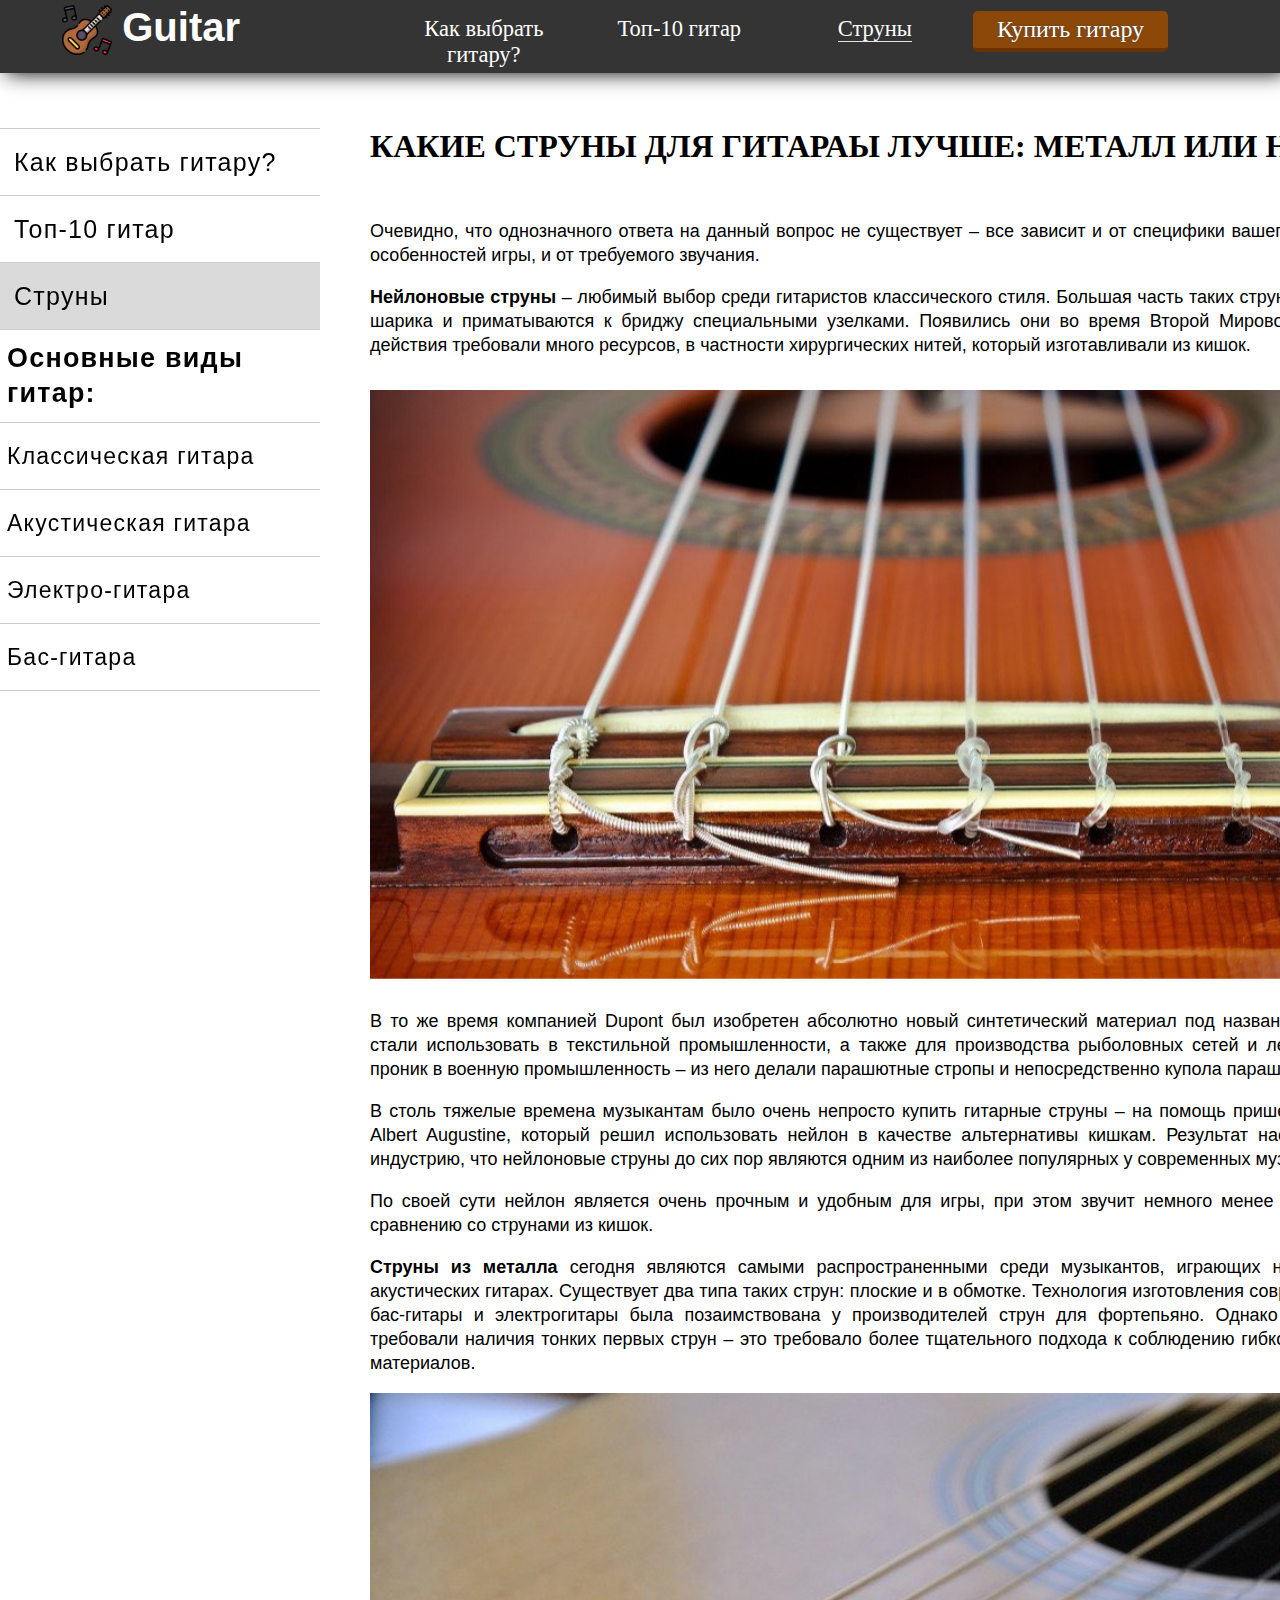
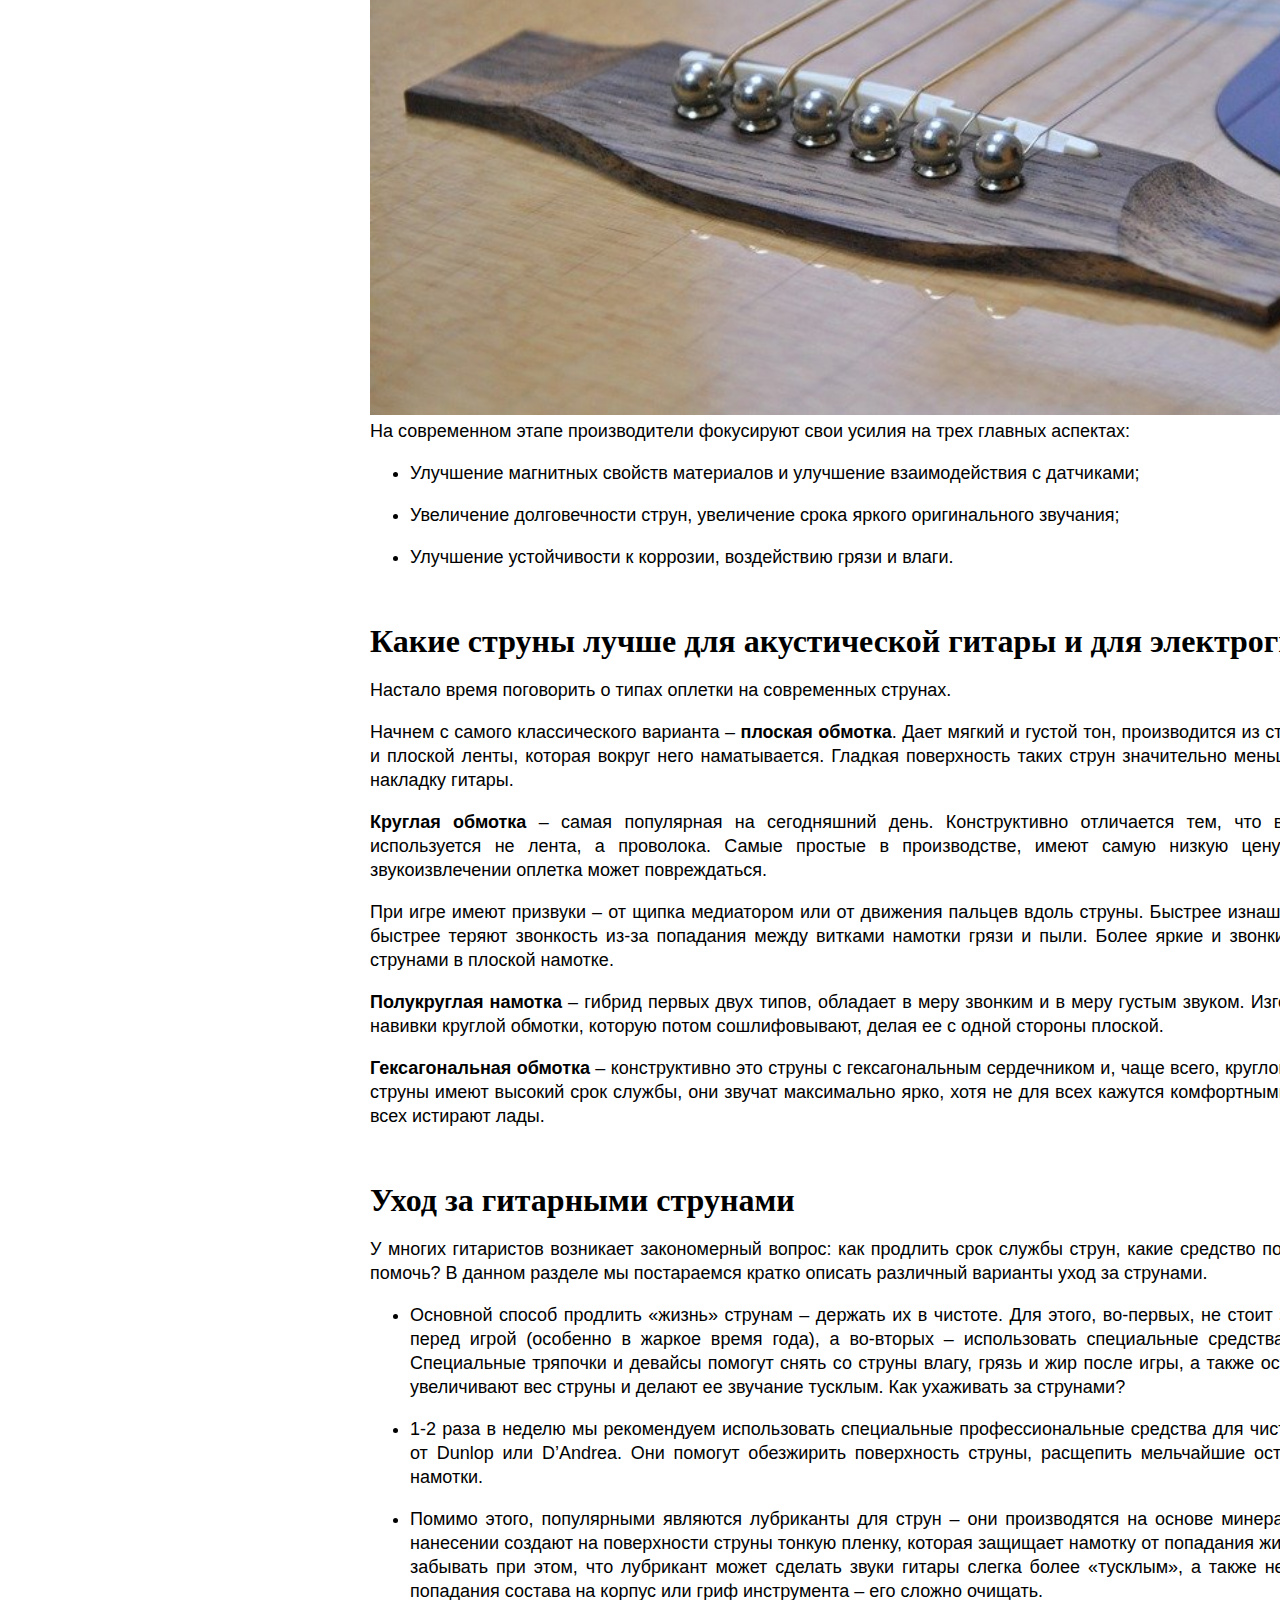
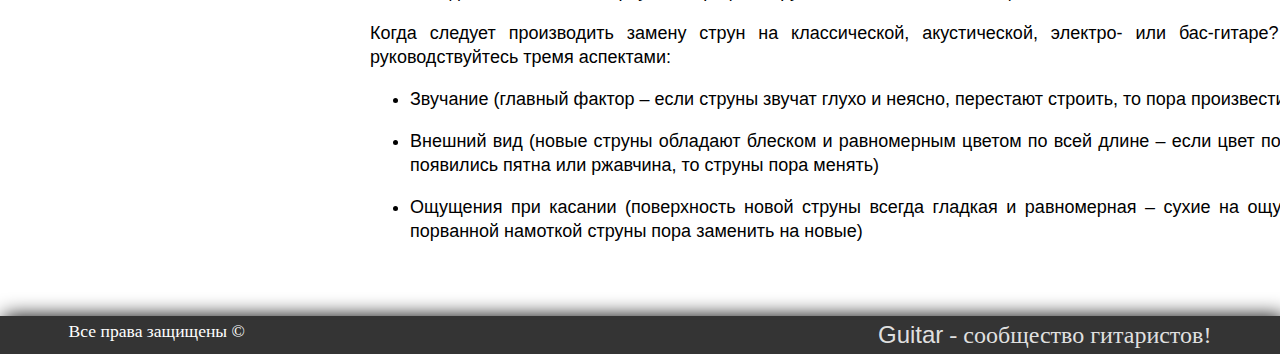
<file: Strings.html>
<!DOCTYPE html>

<html>

<head>
    <meta charset="utf-8">
    <link rel="stylesheet" href="css/style.css">
    <meta name="author" content="Минабутдинов Эмиль">
    <meta name="description" content="Познавательный сайт для гитаристов">
    <title>Guitar-info</title> 
    <meta name="keywords" content="Guitar, strings, Гитара, Как выбрать гитару, Топ-10 гитар, Классическая гитара, Акустическая гитара, Электро-гитара
    , Бас-гитара, Струны, Гитара для новичка, Виды гитар, Когда менять струны, Как следить и ухаживать за гитарой, Информация про гитару">
    <meta name="viewport" content="width=device-width, initial-scale=1">
    <link rel="shortcut icon" href="img/1069328.png" type="image/x-icon">
</head>

<body>
    <div class="wrapper">

        <div class="content">
    
            <header>
                <div id="logo">
                    <a href="index.html" title="На главную">
                        <img src="img\1069328.png" alt="Guitar.com" title="Guitar">
                        <span>Guitar</span>
                    </a>
                </div>
                <div id="menu">

                    <div id="menuli"><a href="choose a guitar.html" title="Как выбрать гитару?">Как выбрать гитару?</a></div>
                    <div id="menuli"><a href="top-10.html" title="Топ-10 гитар для новичка">Топ-10 гитар</a></div>
                    <div id="menuli"><a class="static" href="Strings.html" title="Какие струны выбрать и как?">Струны</a></div>
                    <div id="button"><a href="https://www.muztorg.ru/" title="Купить гитару на muztorg"><div id="btn">Купить гитару</div></a></div> 
                    
                </div>
            </header>
        </div> 
        
        <div id="site">

            <div id="left">
                <div class="left"><a href="choose a guitar.html" title="Как выбрать гитару?">Как выбрать гитару?</a></div>
                <div class="left"><a href="top-10.html" title="Топ-10 гитар для новичка">Топ-10 гитар</a></div>
                <div id="static" class="left"><a href="Strings.html" title="Какие струны выбрать и как?">Струны</a></div>
                <div class="view1"><h3>Основные виды гитар:</h3></div>
                <div class="view"><a href="classic-guitar.html" title="Классическая гитара">Классическая гитара</a></div>
                <div class="view"><a href="acustic-guitar.html" title="Акустическая гитара">Акустическая гитара</a></div>
                <div class="view"><a href="electro-guitar.html" title="Электро-гитара">Электро-гитара</a></div>
                <div class="view"><a href="bas-guitar.html" title="Бас-гитара">Бас-гитара</a></div>
            </div>

            <div id="sitemenu">



                <h1 class="choose">КАКИЕ СТРУНЫ ДЛЯ ГИТАРАЫ ЛУЧШЕ: МЕТАЛЛ ИЛИ НЕЙЛОН??</h1><br><br><br>
                <p>Очевидно, что однозначного ответа на данный вопрос не существует – все зависит и от специфики вашего 
                инструмента, и от особенностей игры, и от требуемого звучания.</p><br>

                <p><b>Нейлоновые струны</b> – любимый выбор среди гитаристов классического стиля. Большая часть таких струн не имеют на конце шарика и приматываются к бриджу специальными узелками. Появились они во время Второй Мировой Войны – 
                боевые действия требовали много ресурсов, в частности хирургических нитей, который изготавливали из кишок.</p><br>

                <img class="img" src="img/strings1" alt="Нейлоновый струны"><br>

                <p>В то же время компанией Dupont был изобретен абсолютно новый синтетический материал под названием «нейлон» - его стали использовать в текстильной промышленности, а также для производства рыболовных сетей и лески. 
                Позже нейлон проник в военную промышленность – из него делали парашютные стропы и непосредственно купола парашютов.</p><br>

                <p>В столь тяжелые времена музыкантам было очень непросто купить гитарные струны – на помощь пришел струнный мастер Albert Augustine, который решил использовать нейлон в качестве альтернативы кишкам. Результат настолько 
                всколыхнул индустрию, что нейлоновые струны до сих пор являются одним из наиболее популярных у современных музыкантов.</p><br>

                <p>По своей сути нейлон является очень прочным и удобным для игры, при этом звучит немного менее ярко и объемно 
                по сравнению со струнами из кишок.</p><br>

                <p><b>Струны из металла</b> сегодня являются самыми распространенными среди музыкантов, играющих на электро-, бас- и акустических гитарах. Существует два типа таких струн: плоские и в обмотке. Технология изготовления современных 
                струн для бас-гитары и электрогитары была позаимствована у производителей струн для фортепьяно. Однако наборы для гитар требовали наличия тонких первых струн – это требовало более тщательного подхода к соблюдению гибкости и
                эластичности материалов.</p><br>

                <img src="img/strings2.jpg" alt="Струны из металла">

                <p>На современном этапе производители фокусируют свои усилия на трех главных аспектах:</p><br>

                <ol>
                    <li>Улучшение магнитных свойств материалов и улучшение взаимодействия с датчиками;</li><br>
                    <li>Увеличение долговечности струн, увеличение срока яркого оригинального звучания;</li><br>
                    <li>Улучшение устойчивости к коррозии, воздействию грязи и влаги.</li><br><br><br>
                </ol>

                
                




                <h1>Какие струны лучше для акустической гитары и для электрогитары?</h1><br>
                <p>Настало время поговорить о типах оплетки на современных струнах.</p><br>

                <p>Начнем с самого классического варианта – <b>плоская обмотка</b>. Дает мягкий и густой тон, производится из стального сердечника и плоской ленты, которая вокруг него наматывается. Гладкая поверхность таких струн значительно меньше 
                истирает лады и накладку гитары.</p><br>

                <p><b>Круглая обмотка</b> – самая популярная на сегодняшний день. Конструктивно отличается тем, что в качестве намотки используется не лента, а проволока. Самые простые в производстве, имеют самую низкую цену. При агрессивном 
                звукоизвлечении оплетка может повреждаться.</p><br>

                <p>При игре имеют призвуки – от щипка медиатором или от движения пальцев вдоль струны. Быстрее изнашивают лады гитары, быстрее теряют звонкость из-за попадания между витками намотки грязи и пыли. Более яркие и звонкие по 
                сравнению со струнами в плоской намотке.</p><br>

                <p><b>Полукруглая намотка</b> – гибрид первых двух типов, обладает в меру звонким и в меру густым звуком. Изготавливаются путем навивки круглой обмотки, которую потом сошлифовывают, делая ее с одной стороны плоской.</p><br>

                <p><b>Гексагональная обмотка</b> – конструктивно это струны с гексагональным сердечником и, чаще всего, круглой проволокой. Такие струны имеют высокий срок службы, они звучат максимально ярко, хотя не для всех кажутся комфортными 
                при игре. Быстрее всех истирают лады.</p><br><br><br>




                <h1>Уход за гитарными струнами</h1><br>
                <p>У многих гитаристов возникает закономерный вопрос: как продлить срок службы струн, какие средство по уходу могут в этом помочь? В данном разделе мы постараемся кратко описать различный варианты уход за струнами.</p><br>

                <ol>
                    <li>Основной способ продлить «жизнь» струнам – держать их в чистоте. Для этого, во-первых, не стоит забывать мыть руки перед игрой (особенно в жаркое время года), а во-вторых – использовать специальные средства для чистки струн. Специальные тряпочки и девайсы помогут снять со струны влагу, грязь и жир после игры, а также остатки кожи, которые увеличивают вес струны и делают ее звучание тусклым.
                Как ухаживать за струнами?</li><br>
                    <li>1-2 раза в неделю мы рекомендуем использовать специальные профессиональные средства для чистки струн, 
                        например от Dunlop или D’Andrea. Они помогут обезжирить поверхность струны, расщепить мельчайшие остатки 
                        жира в витках намотки.</li><br>
                    <li>Помимо этого, популярными являются лубриканты для струн – они производятся на основе минеральных масел 
                        и при нанесении создают на поверхности струны тонкую пленку, которая защищает намотку от попадания жира 
                        и грязи. Не стоит забывать при этом, что лубрикант может сделать звуки гитары слегка более «тусклым», 
                        а также не следует допускать попадания состава на корпус или гриф инструмента – его сложно очищать.</li><br>
                </ol>

                <p>Когда следует производить замену струн на классической, акустической, электро- или бас-гитаре? В данном случае руководствуйтесь тремя аспектами:</p><br>

                <ol>
                    <li>Звучание (главный фактор – если струны звучат глухо и неясно, перестают строить, то пора произвести замену комплекта)</li><br>
                    <li>Внешний вид (новые струны обладают блеском и равномерным цветом по всей длине – если цвет потускнел, на намотке появились пятна или ржавчина, то струны пора менять)</li><br>
                    <li>Ощущения при касании (поверхность новой струны всегда гладкая и равномерная – сухие на ощупь, шероховатые, с порванной намоткой струны пора заменить на новые)</li><br>
                </ol>

                

                
                
                

                

                

                

                        

            </div>


        

        </div>


        <footer>
            <div id="site_name"><span>Guitar</span> - сообщество гитаристов!</div>
            <div id="rights"><a href="">Все права защищены &copy;</a></div>
        </footer>
    </div>
</body>

</html>
</file>
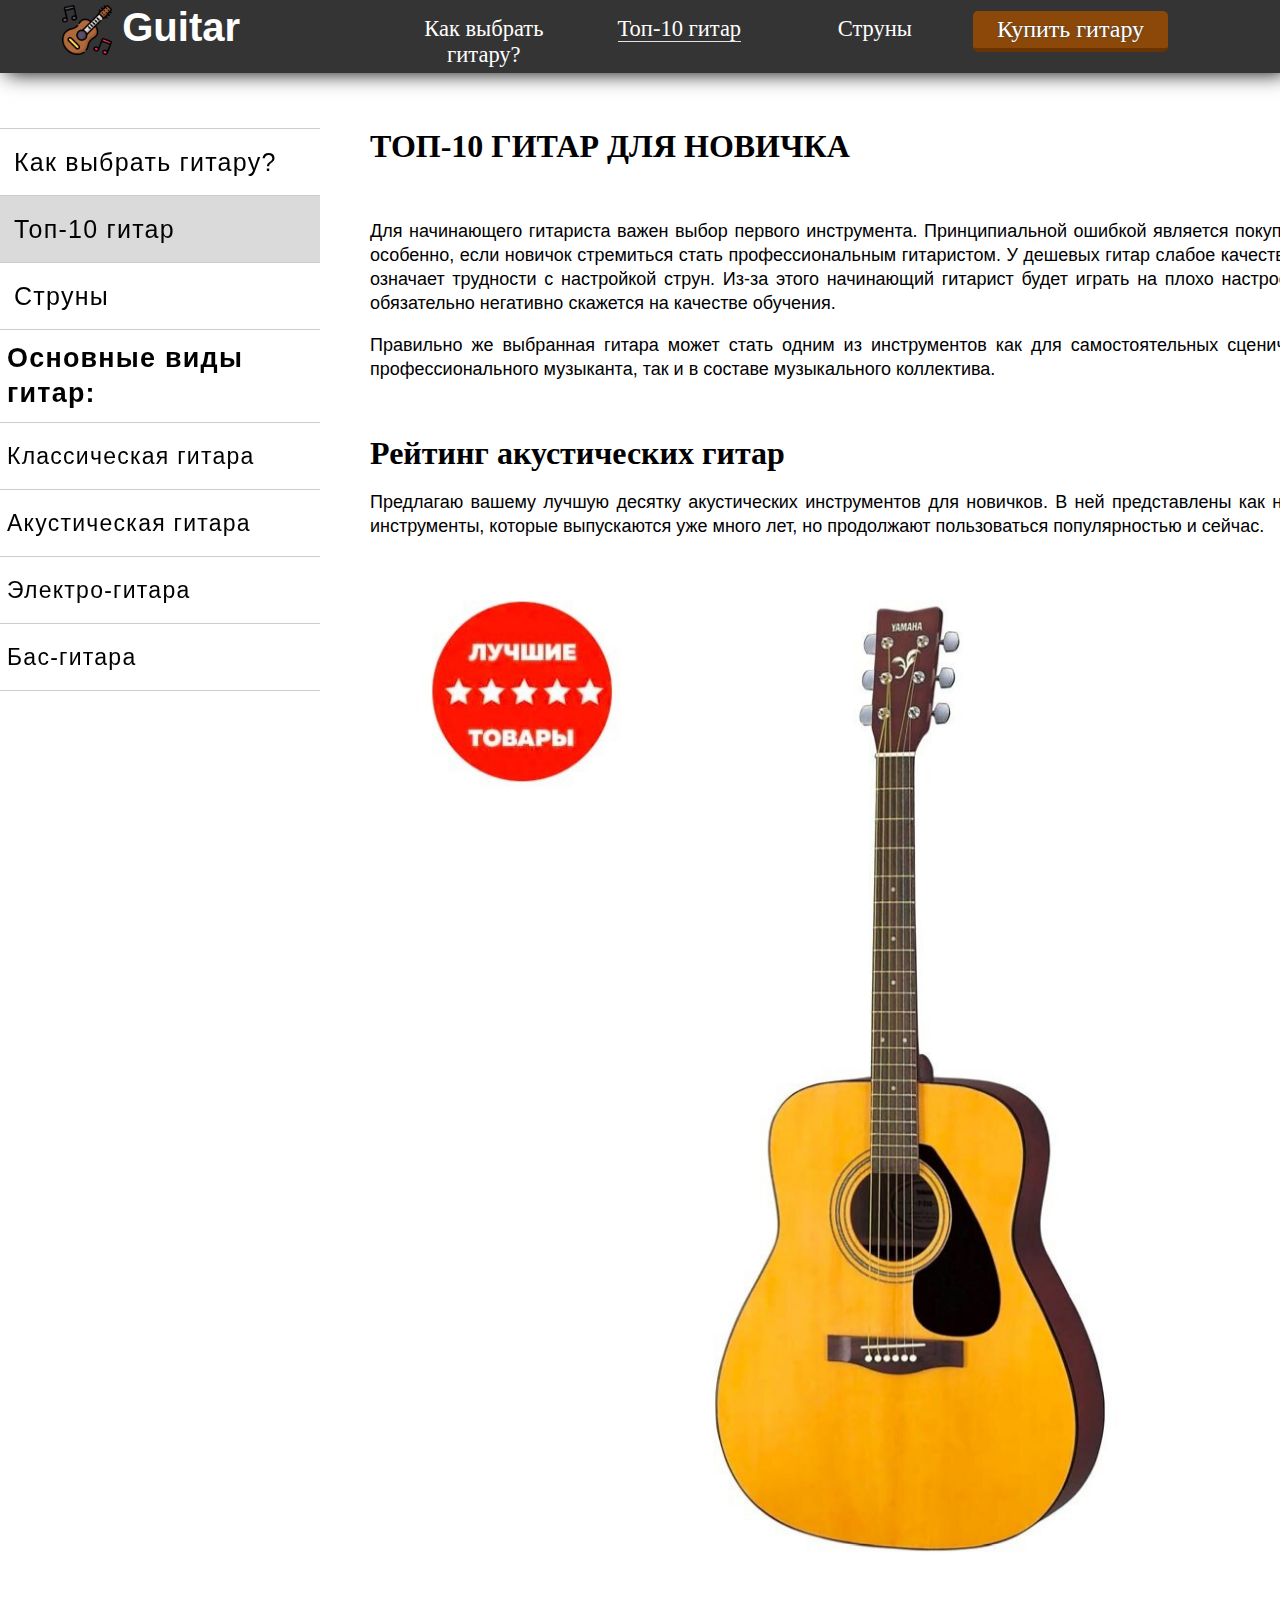
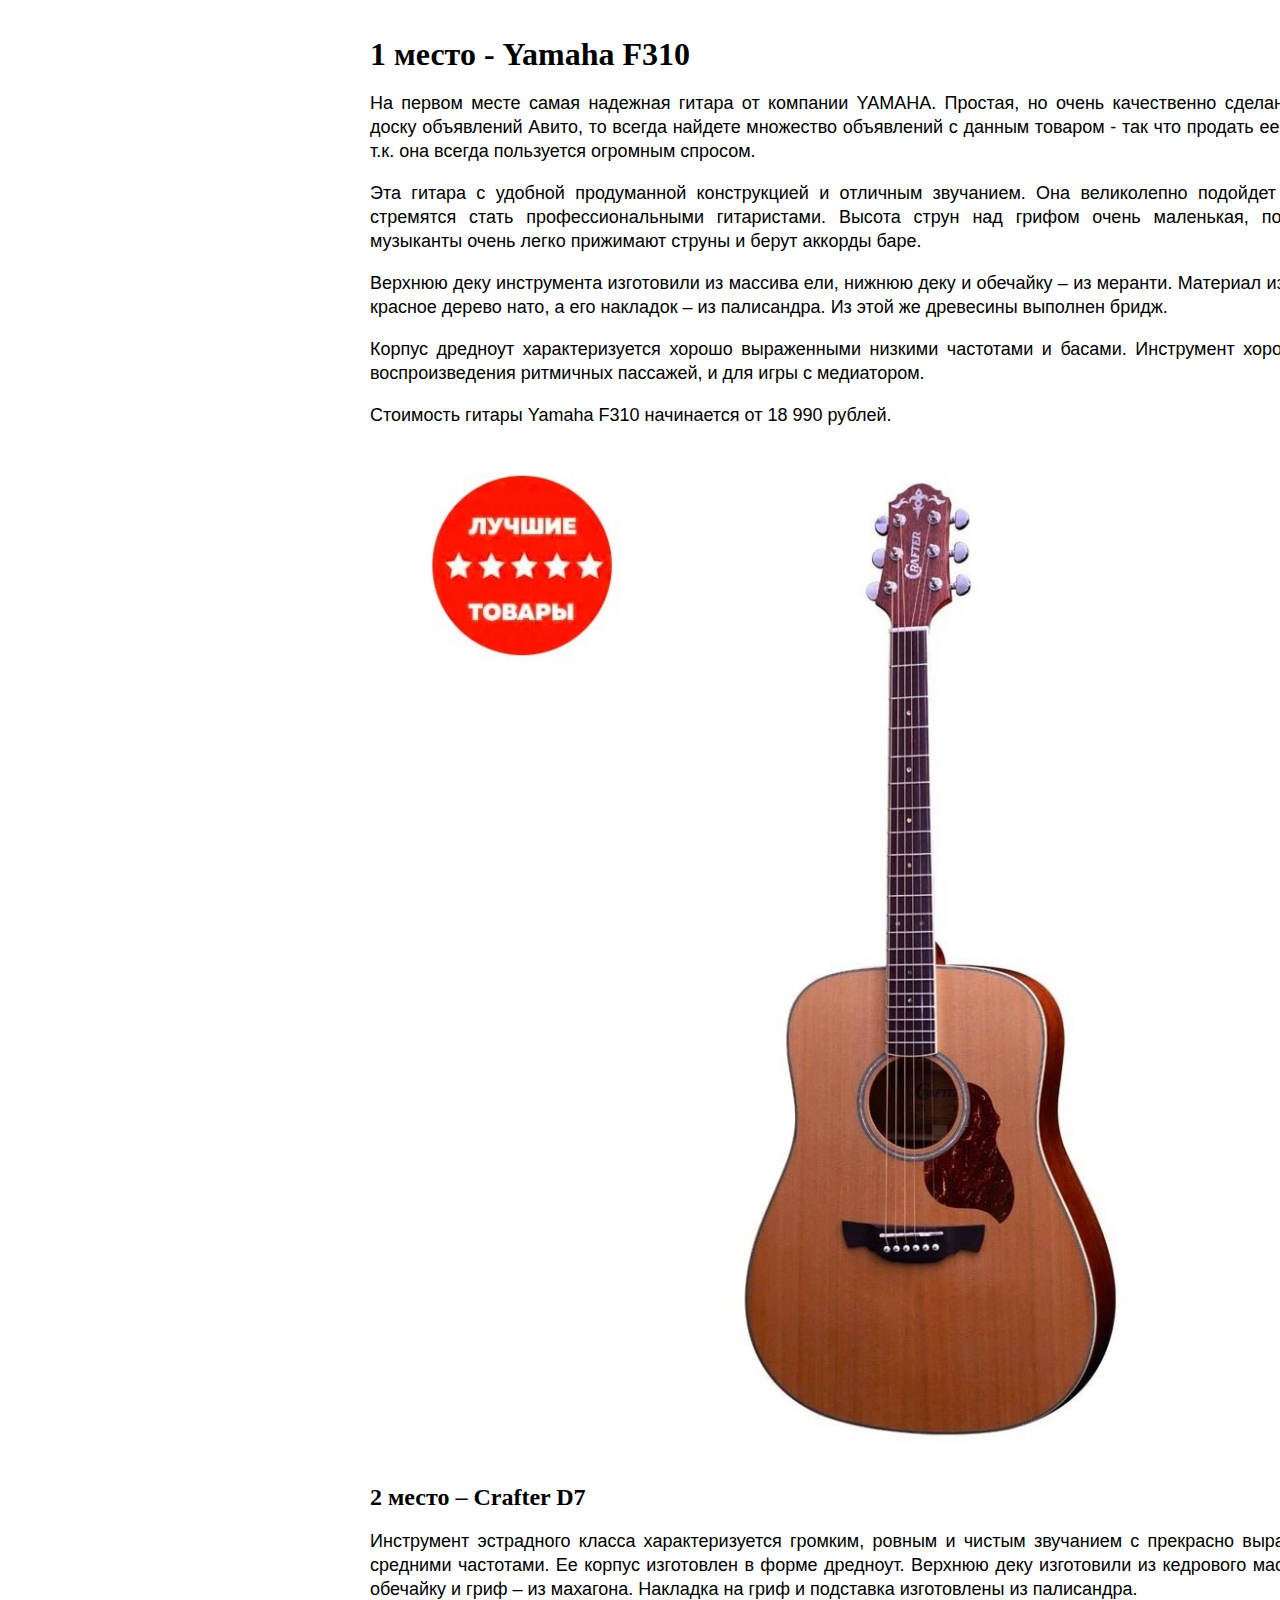
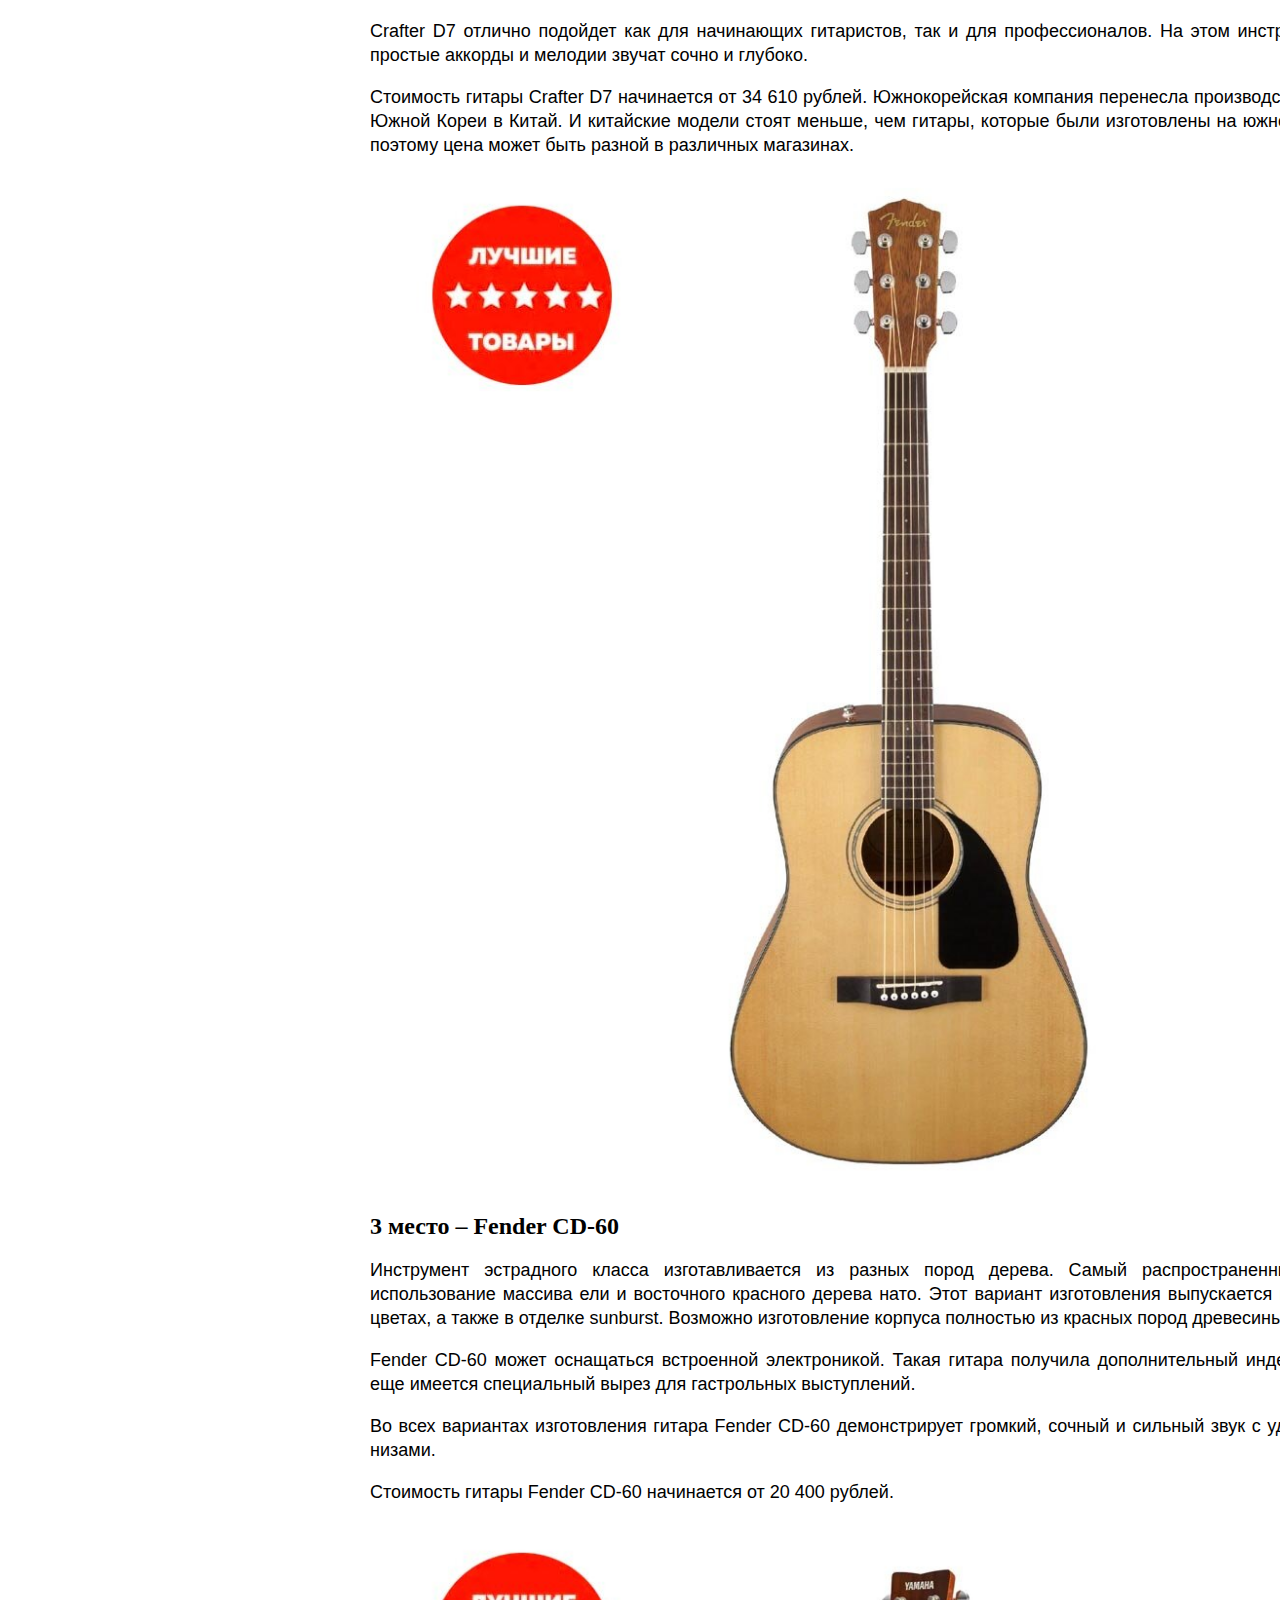
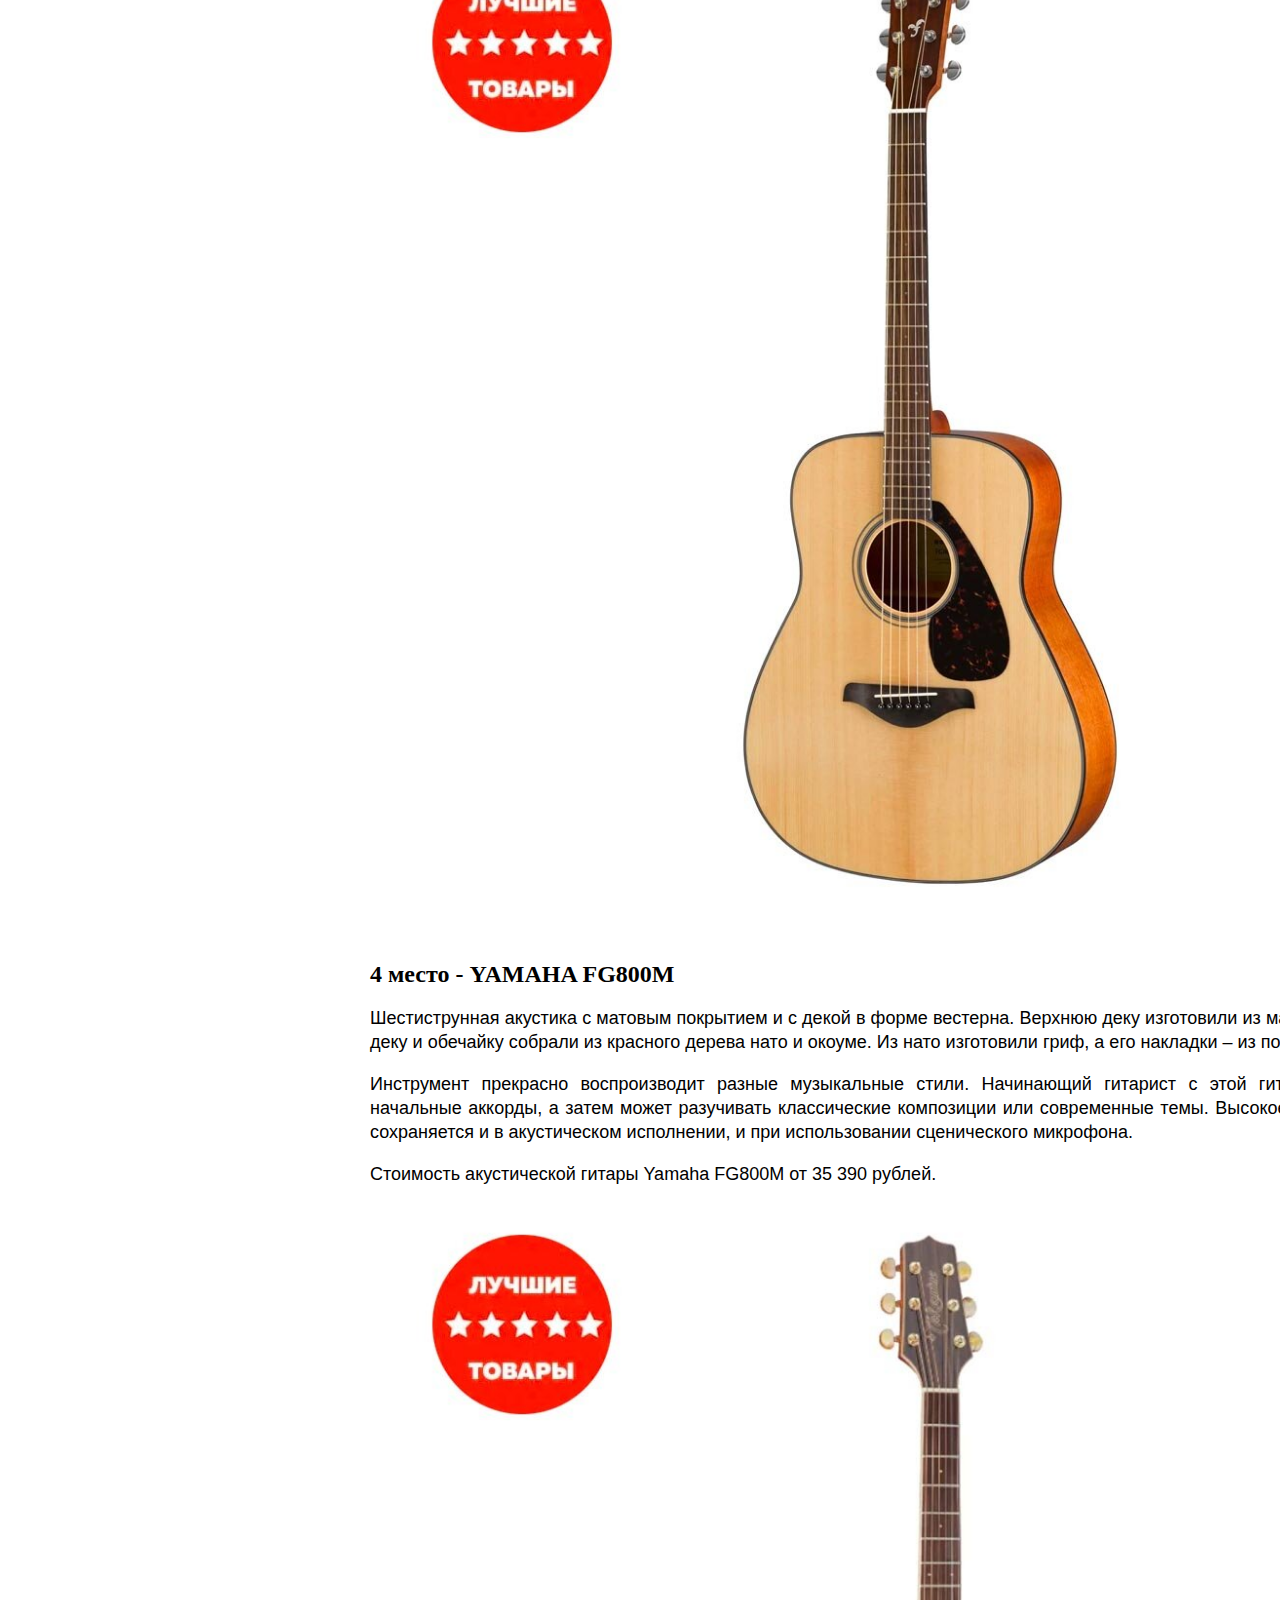
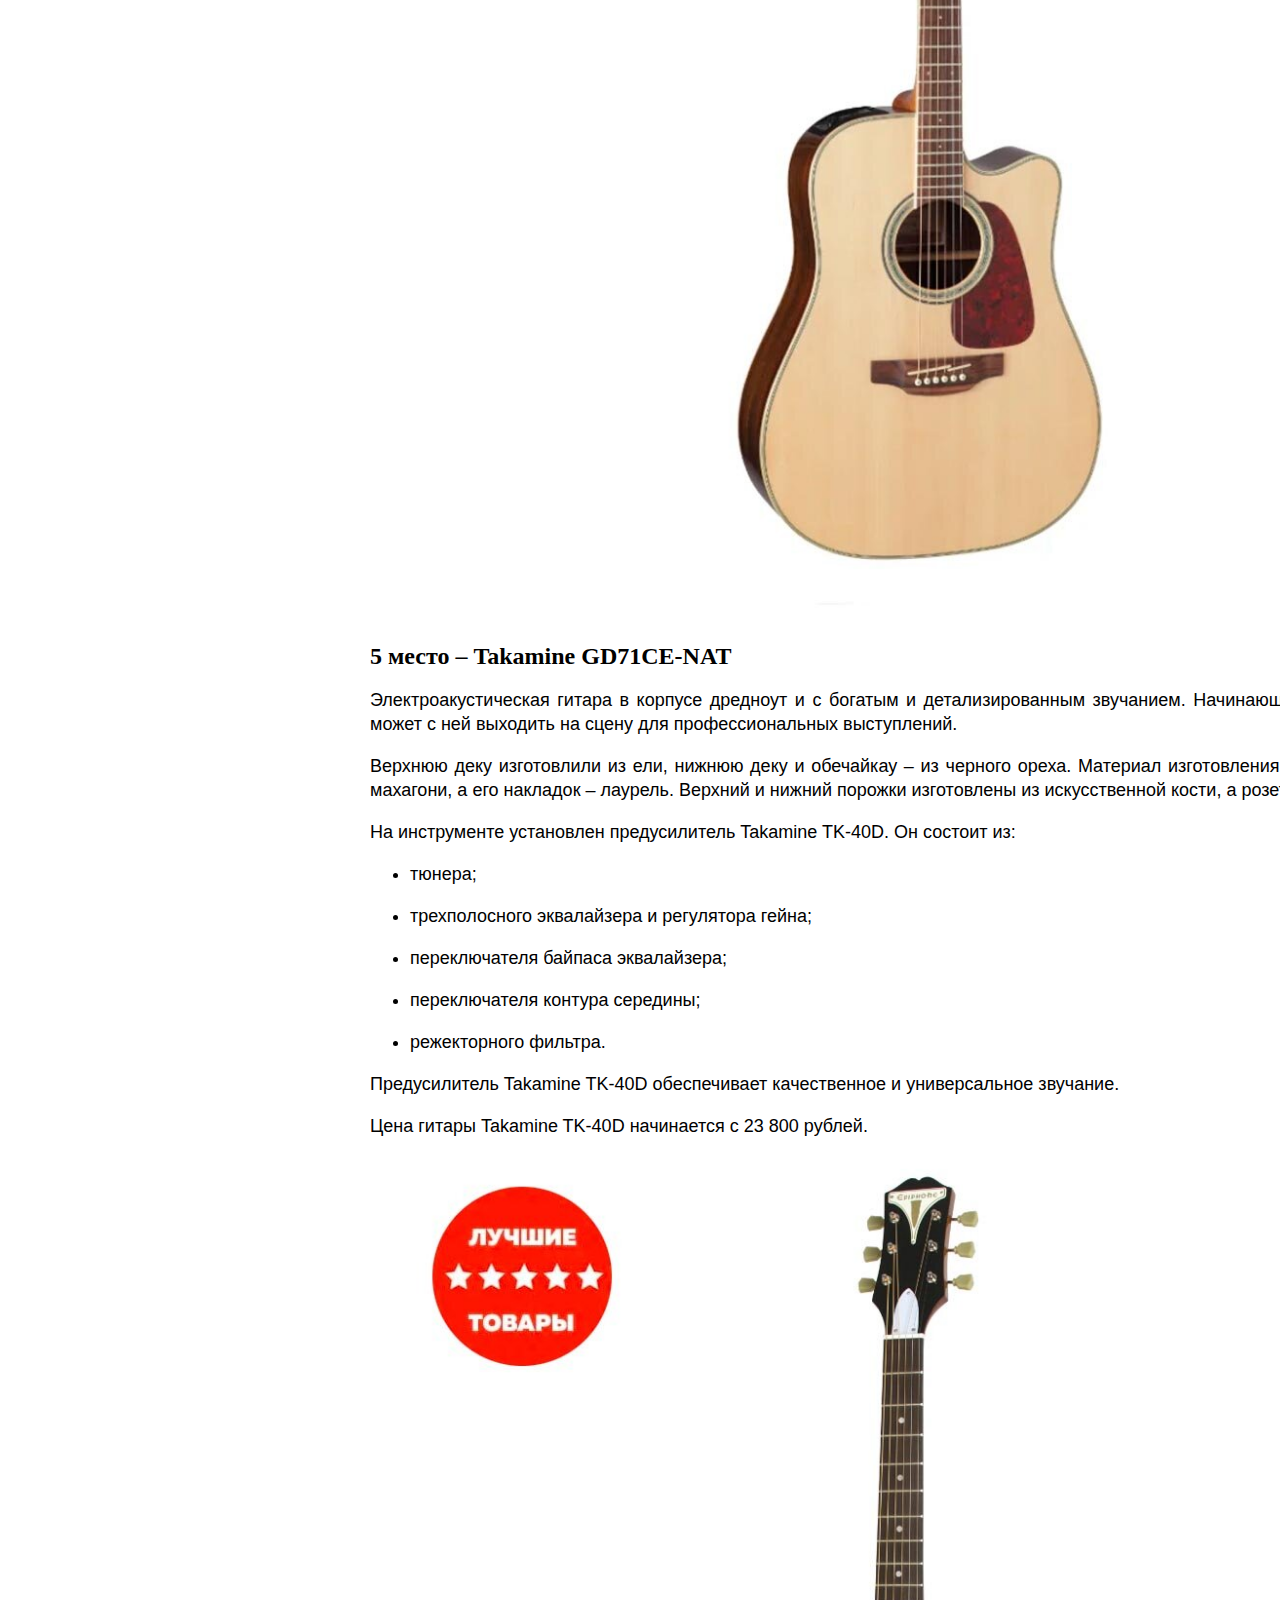
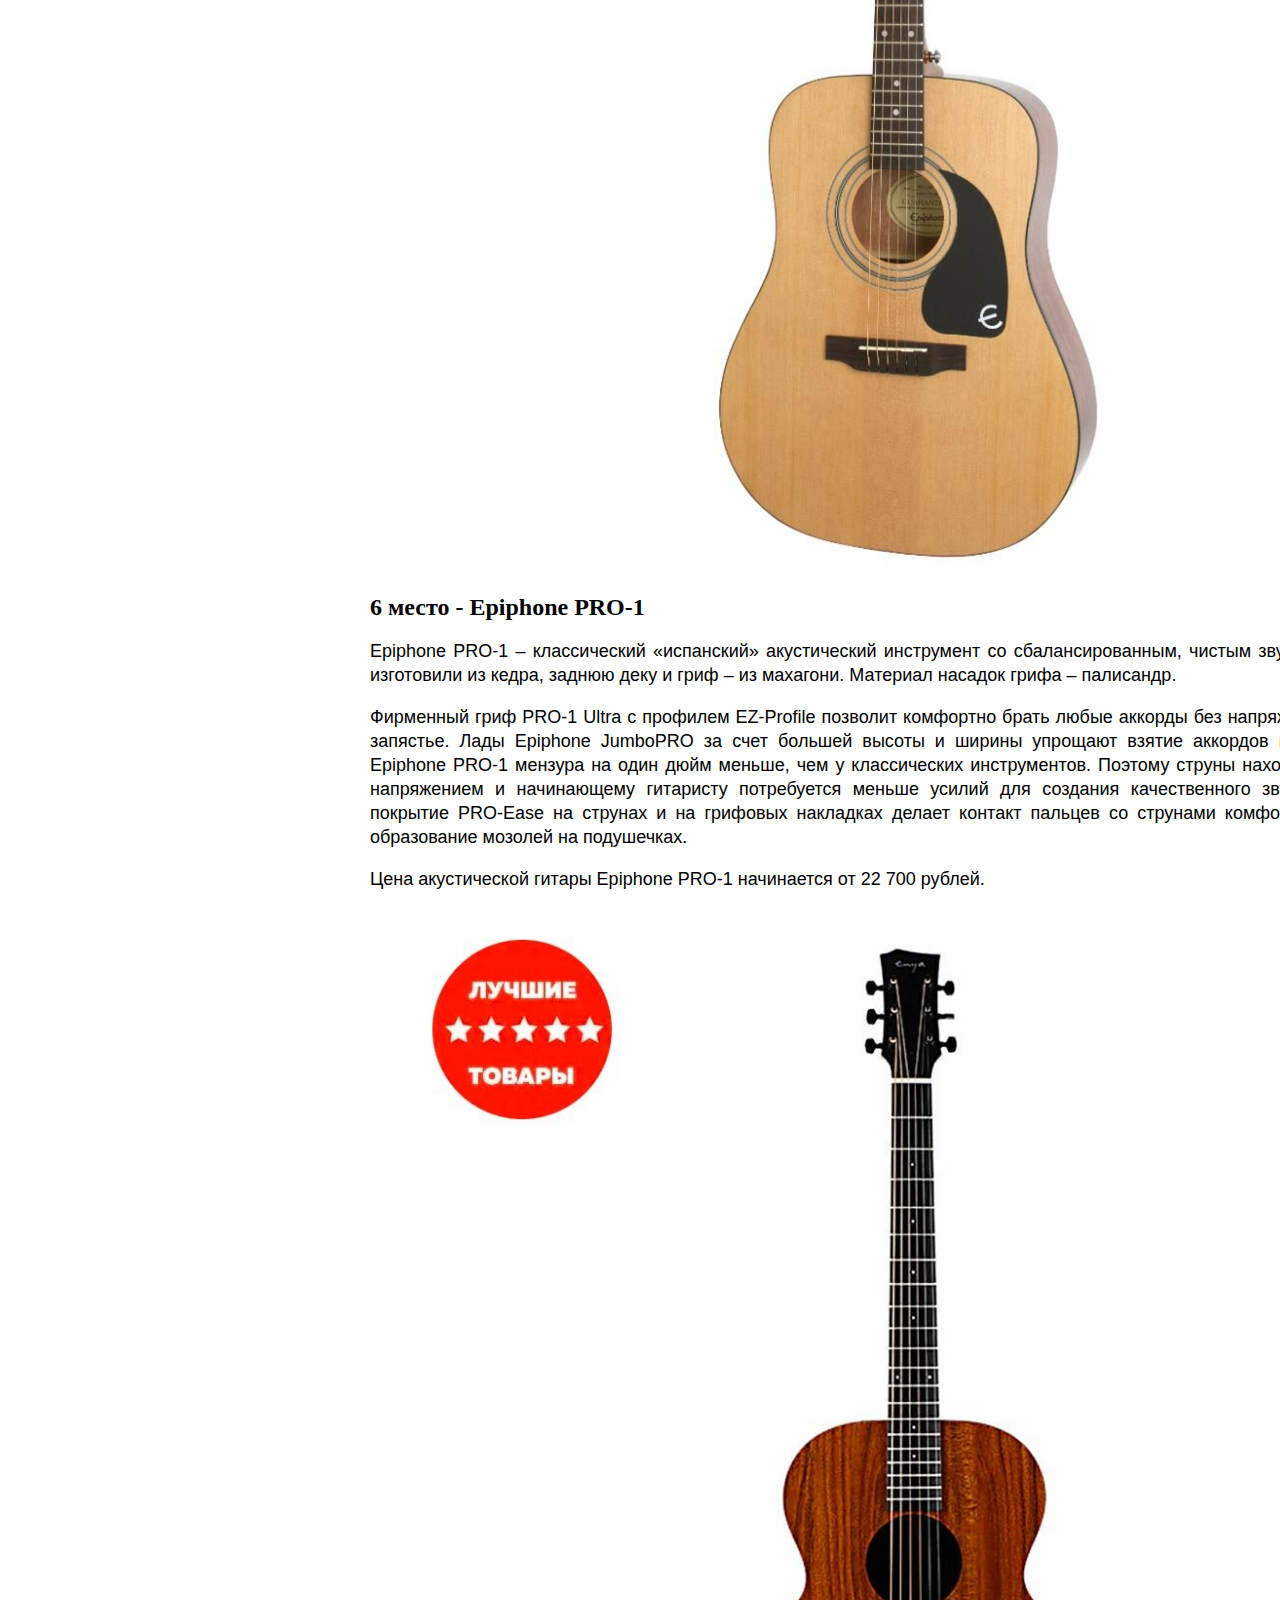
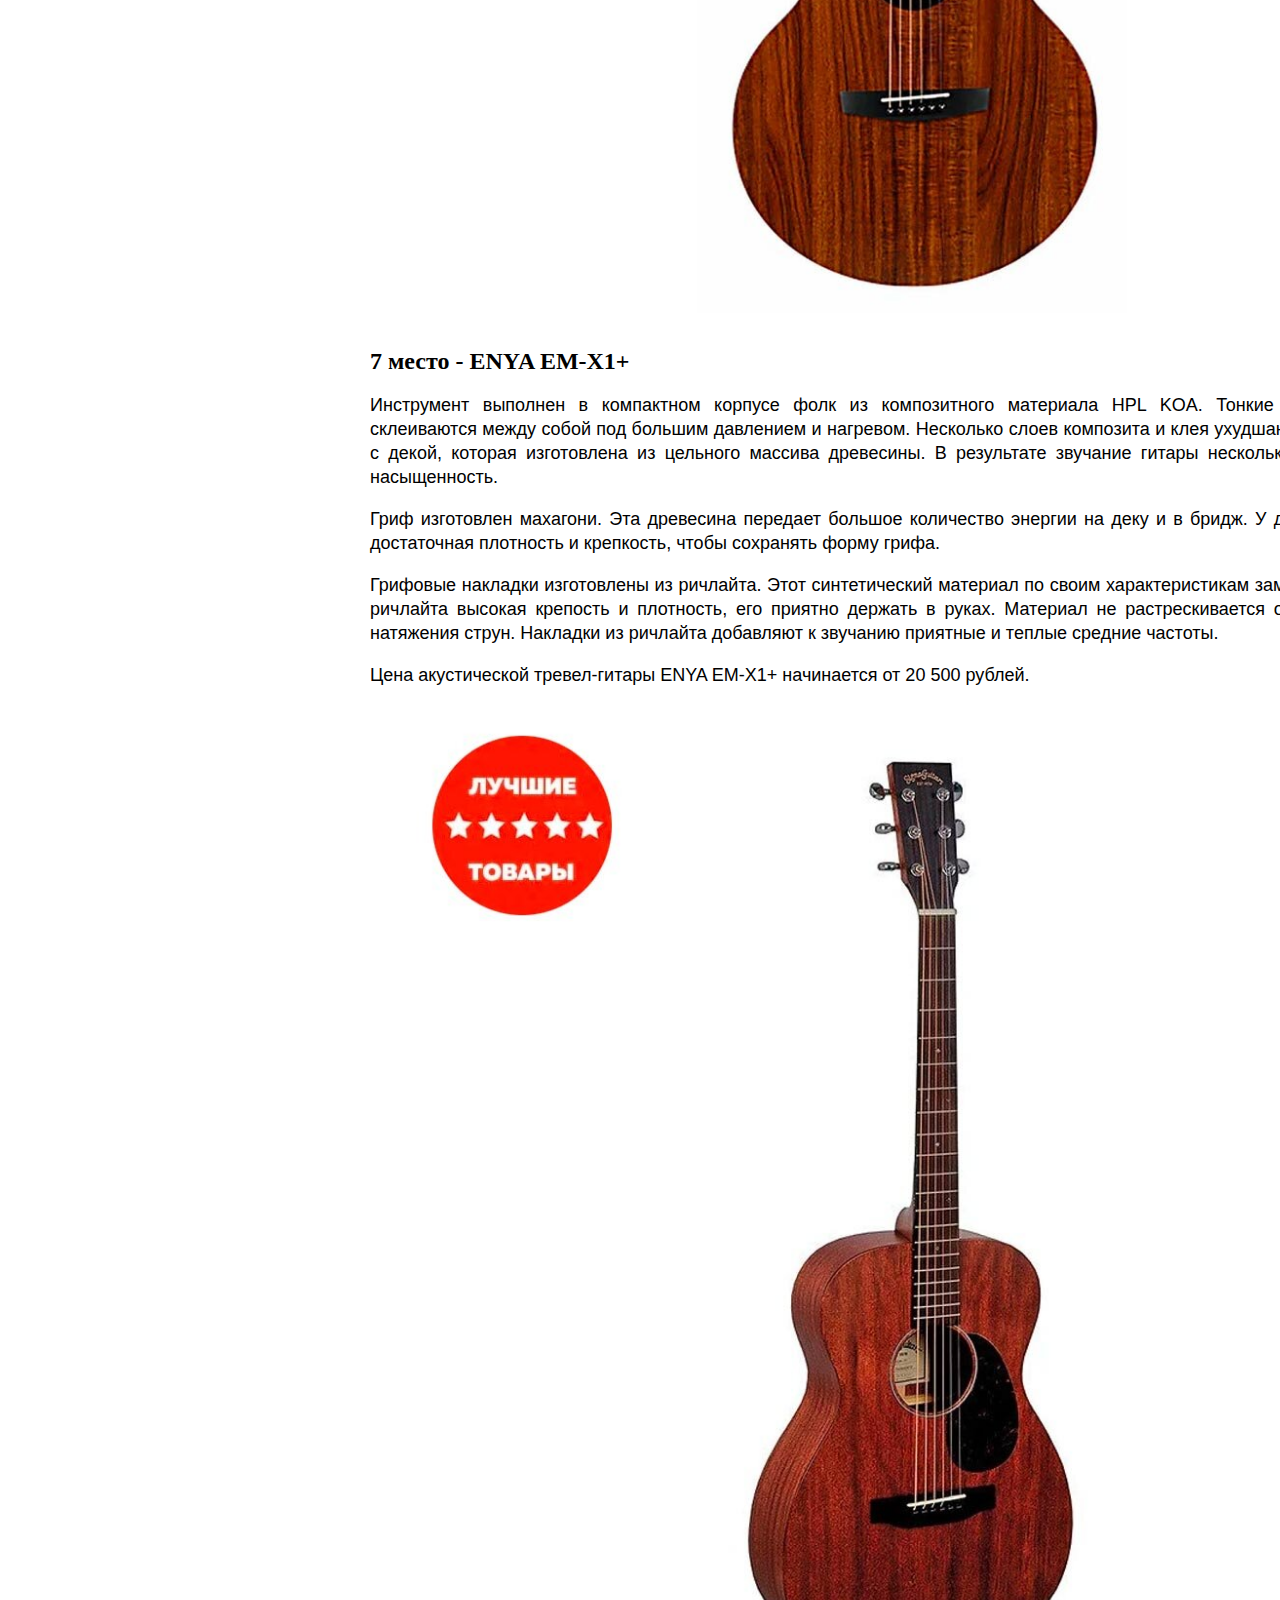
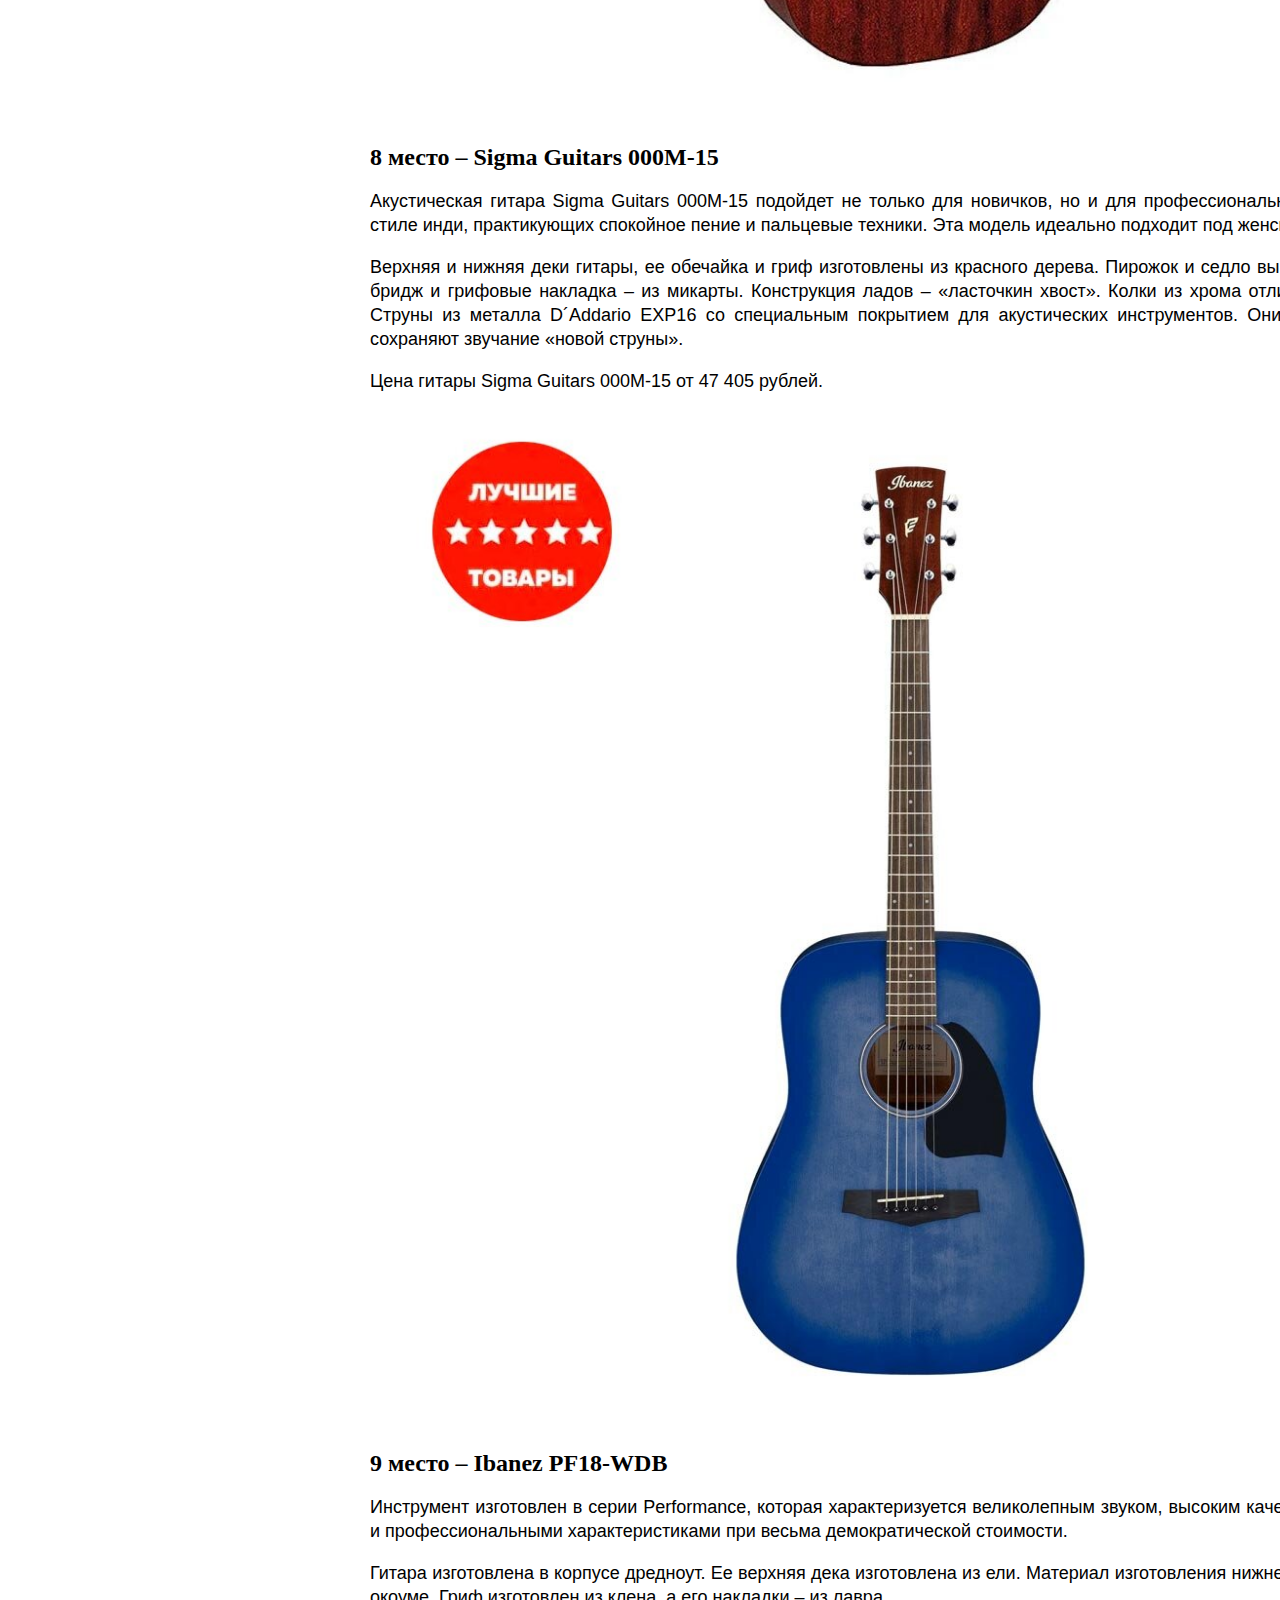
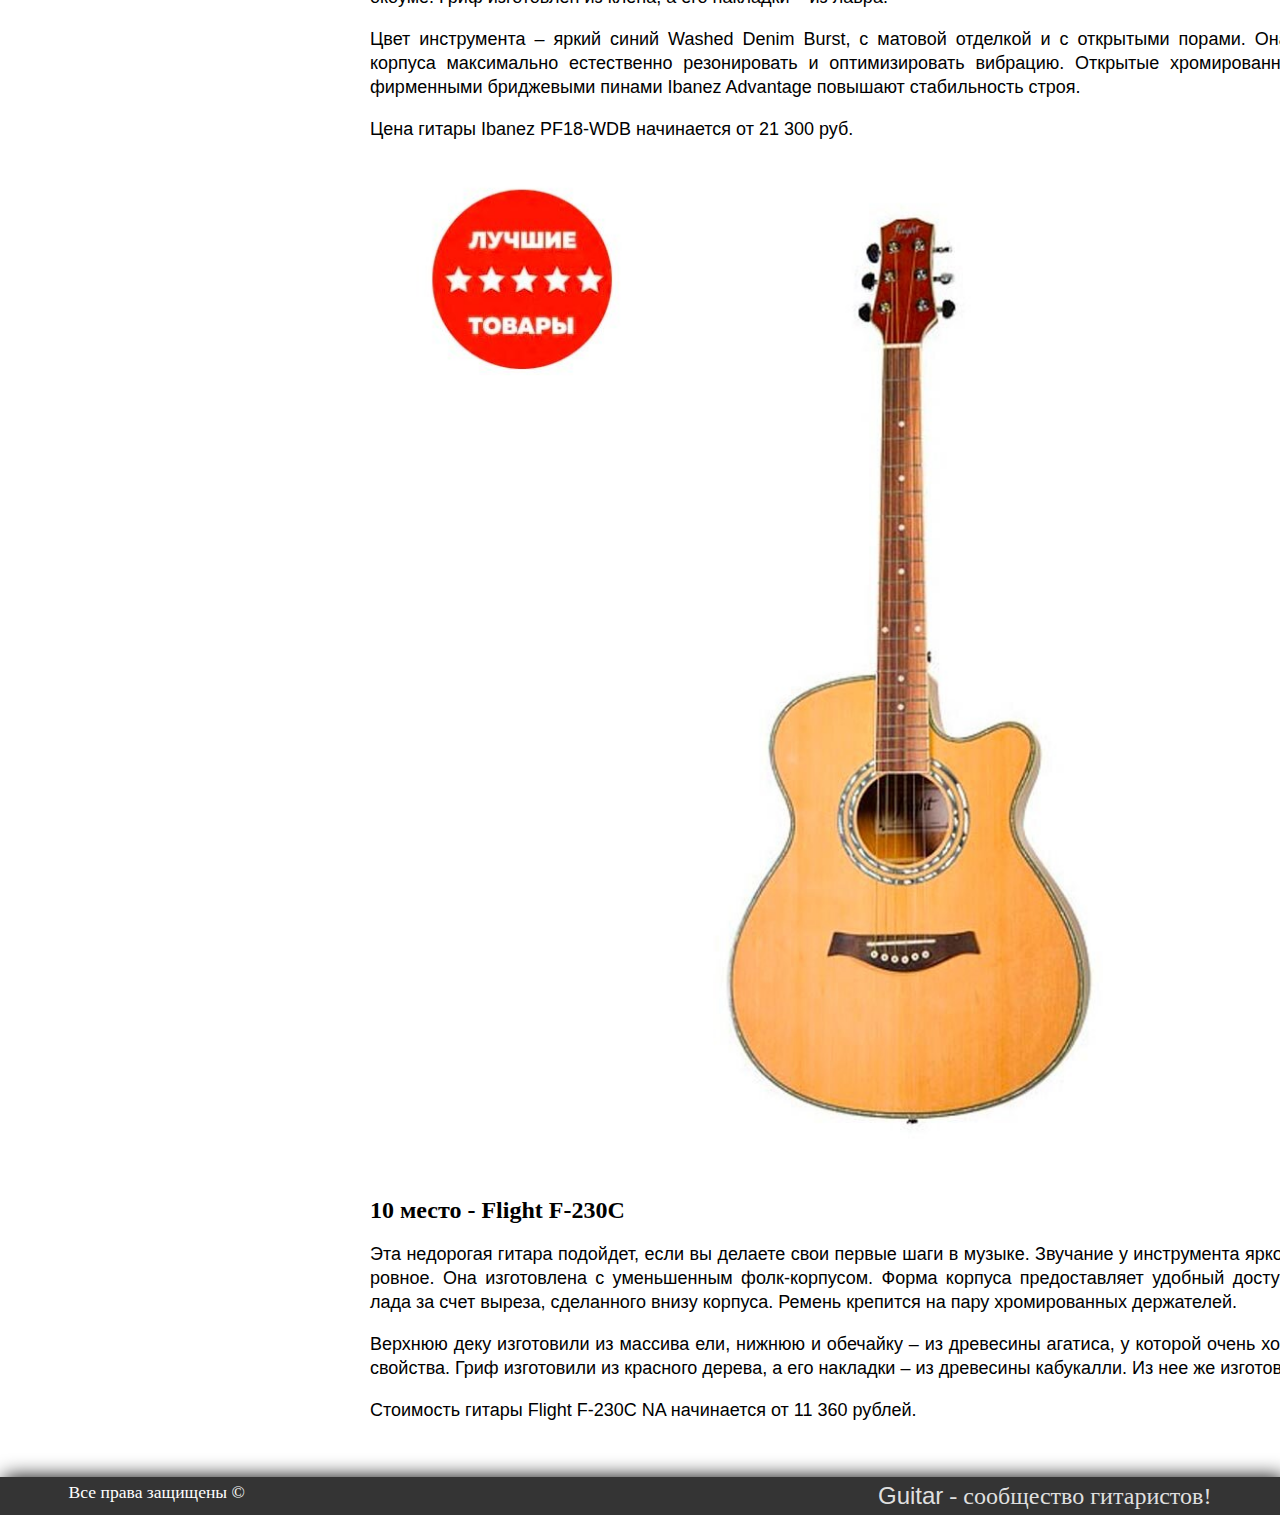
<file: top-10.html>
<!DOCTYPE html>

<html>

<head>
    <meta charset="utf-8">
    <link rel="stylesheet" href="css/style.css">
    <meta name="author" content="Минабутдинов Эмиль">
    <meta name="description" content="Познавательный сайт для гитаристов">
    <title>Guitar-info</title> 
    <meta name="keywords" content="Guitar, strings, Гитара, Как выбрать гитару, Топ-10 гитар, Классическая гитара, Акустическая гитара, Электро-гитара
    , Бас-гитара, Струны, Гитара для новичка, Виды гитар, Когда менять струны, Как следить и ухаживать за гитарой, Информация про гитару">
    <meta name="viewport" content="width=device-width, initial-scale=1">
    <link rel="shortcut icon" href="img/1069328.png" type="image/x-icon">
</head>

<body>
    <div class="wrapper">

        <div class="content">
    
            <header>
                <div id="logo">
                    <a href="index.html" title="На главную">
                        <img src="img\1069328.png" alt="Guitar.com" title="Guitar">
                        <span>Guitar</span>
                    </a>
                </div>
                <div id="menu">

                    <div id="menuli"><a href="choose a guitar.html" title="Как выбрать гитару?">Как выбрать гитару?</a></div>
                    <div id="menuli"><a class="static" href="top-10.html" title="Топ-10 гитар для новичка">Топ-10 гитар</a></div>
                    <div id="menuli"><a href="Strings.html" title="Какие струны выбрать и как?">Струны</a></div>
                    <div id="button"><a href="https://www.muztorg.ru/" title="Купить гитару на muztorg"><div id="btn">Купить гитару</div></a></div> 
                    
                </div>
            </header>
        </div> 
        
        <div id="site">

            <div id="left">
                <div class="left"><a href="choose a guitar.html" title="Как выбрать гитару?">Как выбрать гитару?</a></div>
                <div id="static" class="left"><a href="top-10.html" title="Топ-10 гитар для новичка">Топ-10 гитар</a></div>
                <div class="left"><a href="Strings.html" title="Какие струны выбрать и как?">Струны</a></div>
                <div class="view1"><h3>Основные виды гитар:</h3></div>
                <div class="view"><a href="classic-guitar.html" title="Классическая гитара">Классическая гитара</a></div>
                <div class="view"><a href="acustic-guitar.html" title="Акустическая гитара">Акустическая гитара</a></div>
                <div class="view"><a href="electro-guitar.html" title="Электро-гитара">Электро-гитара</a></div>
                <div class="view"><a href="bas-guitar.html" title="Бас-гитара">Бас-гитара</a></div>
            </div>

            <div id="sitemenu">



                <h1 class="choose">ТОП-10 ГИТАР ДЛЯ НОВИЧКА</h1><br><br><br>


                
                <p>Для начинающего гитариста важен выбор первого инструмента. Принципиальной ошибкой является покупка дешевой гитары, особенно, 
                если новичок стремиться стать профессиональным гитаристом. У дешевых гитар слабое качество изготовление, что означает трудности с 
                настройкой струн. Из-за этого начинающий гитарист будет играть на плохо настроенном инструменте, обязательно негативно скажется на 
                качестве обучения.</p><br>
    
                <p>Правильно же выбранная гитара может стать одним из инструментов как для самостоятельных сценических выступлений профессионального музыканта, 
                так и в составе музыкального коллектива.</p><br><br><br>
    
    
                <h1>Рейтинг акустических гитар</h1><br>
    
    
                <p>Предлагаю вашему лучшую десятку акустических инструментов для новичков. В ней представлены как новые модели, 
                так и инструменты, которые выпускаются уже много лет, но продолжают пользоваться популярностью и сейчас.</p>


                <img class="img" src="img/Yamaha F310.jpeg" alt="Yamaha F310">

                <h1>1 место - Yamaha F310</h1><br>
            

                <p>На первом месте самая надежная гитара от компании YAMAHA. Простая, но очень качественно сделанная. 
                Если откроете доску объявлений Авито, то всегда найдете множество объявлений с данным товаром - так что продать 
                ее будет не проблема, т.к. она всегда пользуется огромным спросом.</p><br>

                <p>Эта гитара с удобной продуманной конструкцией и отличным звучанием. Она великолепно подойдет новичкам, 
                которые стремятся стать профессиональными гитаристами. Высота струн над грифом очень маленькая, поэтому 
                начинающие музыканты очень легко прижимают струны и берут аккорды баре.</p><br>

                <p>Верхнюю деку инструмента изготовили из массива ели, нижнюю деку и обечайку – из меранти. Материал изготовления 
                грифа – красное дерево нато, а его накладок – из палисандра. Из этой же древесины выполнен бридж.</p><br>

                <p>Корпус дредноут характеризуется хорошо выраженными низкими частотами и басами. Инструмент хорошо подходит 
                и для воспроизведения ритмичных пассажей, и для игры с медиатором.</p><br>

                <p>Стоимость гитары Yamaha F310 начинается от 18 990 рублей.</p>


                <img src="img/Crafter D7.jpeg" alt="Crafter D7">


                <h2>2 место – Crafter D7</h2><br>
                

                <p>Инструмент эстрадного класса характеризуется громким, ровным и чистым звучанием с прекрасно выраженными 
                басами и средними частотами. Ее корпус изготовлен в форме дредноут. Верхнюю деку изготовили из кедрового массива, 
                нижнюю деку, обечайку и гриф – из махагона. Накладка на гриф и подставка изготовлены из палисандра.</p><br>

                <p>Crafter D7 отлично подойдет как для начинающих гитаристов, так и для профессионалов. На этом инструменте 
                даже очень простые аккорды и мелодии звучат сочно и глубоко.</p><br>

                <p>Стоимость гитары Crafter D7 начинается от 34 610 рублей. Южнокорейская компания перенесла производство данных гитар из Южной Кореи в Китай. И китайские модели стоят меньше, 
                чем гитары, которые были изготовлены на южнокорейских заводах, поэтому цена может быть разной в различных магазинах.</p>

                <img src="img/Fender CD-60.jpeg" alt="CD-60">

                <h2>3 место – Fender CD-60</h2><br>
                

                <p>Инструмент эстрадного класса изготавливается из разных пород дерева. Самый распространенный вариант – это 
                использование массива ели и восточного красного дерева нато. Этот вариант изготовления выпускается в светлом и 
                черных цветах, а также в отделке sunburst. Возможно изготовление корпуса полностью из красных пород древесины.</p><br>

                <p>Fender CD-60 может оснащаться встроенной электроникой. Такая гитара получила дополнительный индекс CD-60CE. 
                У нее еще имеется специальный вырез для гастрольных выступлений.</p><br>

                <p>Во всех вариантах изготовления гитара Fender CD-60 демонстрирует громкий, сочный и сильный звук с 
                удивительно крутыми низами.</p><br>

                <p>Стоимость гитары Fender CD-60 начинается от 20 400 рублей.</p>


                <img src="img/YAMAHA FG800M.jpeg" alt="YAMAHA FG800M">

                <h2>4 место - YAMAHA FG800M</h2><br>
                

                <p>Шестиструнная акустика с матовым покрытием и с декой в форме вестерна. Верхнюю деку изготовили из массива ели, 
                нижнюю деку и обечайку собрали из красного дерева нато и окоуме. Из нато изготовили гриф, а его накладки – из полисандра.</p><br>

                <p>Инструмент прекрасно воспроизводит разные музыкальные стили. Начинающий гитарист с этой гитарой легко освоит 
                начальные аккорды, а затем может разучивать классические композиции или современные темы. Высокое качество звучания 
                сохраняется и в акустическом исполнении, и при использовании сценического микрофона.</p><br>

                <p>Стоимость акустической гитары Yamaha FG800M от 35 390 рублей.</p>

                <img src="img/Takamine GD71CE-NAT.jpeg" alt="GD71CE-NAT">

                <h2>5 место – Takamine GD71CE-NAT</h2><br>
                

                <p>Электроакустическая гитара в корпусе дредноут и с богатым и детализированным звучанием. Начинающий гитарист 
                вполне может с ней выходить на сцену для профессиональных выступлений.</p><br>

                <p>Верхнюю деку изготовлили из ели, нижнюю деку и обечайкау – из черного ореха. Материал изготовления грифа – древесина 
                махагони, а его накладок – лаурель. Верхний и нижний порожки изготовлены из искусственной кости, а розетки – из абалона.</p><br>

                <p>На инструменте установлен предусилитель Takamine TK-40D. Он состоит из:</p><br>

                <ol>
                    <li>тюнера;</li><br>
                    <li>трехполосного эквалайзера и регулятора гейна;</li><br>
                    <li>переключателя байпаса эквалайзера;</li><br>
                    <li>переключателя контура середины;</li><br>
                    <li>режекторного фильтра.</li><br>
                </ol>
                <p>Предусилитель Takamine TK-40D обеспечивает качественное и универсальное звучание.</p><br>

                <p>Цена гитары Takamine TK-40D начинается с 23 800 рублей.</p>



                <img src="img/Epiphone PRO-1.jpeg" alt="Epiphone PRO-1">

                <h2>6 место - Epiphone PRO-1</h2><br>
               

                <p>Epiphone PRO-1 – классический «испанский» акустический инструмент со сбалансированным, чистым звуком. Верхнюю 
                деку изготовили из кедра, заднюю деку и гриф – из махагони. Материал насадок грифа – палисандр.</p><br>

                <p>Фирменный гриф PRO-1 Ultra с профилем EZ-Profile позволит комфортно брать любые аккорды без напряжения и усталости 
                в запястье. Лады Epiphone JumboPRO за счет большей высоты и ширины упрощают взятие аккордов и отдельных нот. 
                У Epiphone PRO-1 мензура на один дюйм меньше, чем у классических инструментов. Поэтому струны находятся под меньшим 
                напряжением и начинающему гитаристу потребуется меньше усилий для создания качественного звучания. Фирменное покрытие 
                PRO-Ease на струнах и на грифовых накладках делает контакт пальцев со струнами комфортными, уменьшает образование 
                мозолей на подушечках.</p><br>

                <p>Цена акустической гитары Epiphone PRO-1 начинается от 22 700 рублей.</p>




                <img src="img/ENYA EM-X1+.jpeg" alt="ENYA EM-X1+">


                <h2>7 место - ENYA EM-X1+</h2><br>
                

                <p>Инструмент выполнен в компактном корпусе фолк из композитного материала HPL KOA. Тонкие композитные слои 
                склеиваются между собой под большим давлением и нагревом. Несколько слоев композита и клея ухудшают резонанс 
                корпуса с декой, которая изготовлена из цельного массива древесины. В результате звучание гитары несколько 
                теряет яркость и насыщенность.</p><br>

                <p>Гриф изготовлен махагони. Эта древесина передает большое количество энергии на деку и в бридж. У древесины махагони 
                достаточная плотность и крепкость, чтобы сохранять форму грифа.</p><br>

                <p>Грифовые накладки изготовлены из ричлайта. Этот синтетический материал по своим характеристикам заменяет палисандр. 
                У ричлайта высокая крепость и плотность, его приятно держать в руках. Материал не растрескивается от трения, сжатия 
                и натяжения струн. Накладки из ричлайта добавляют к звучанию приятные и теплые средние частоты.</p><br>

                <p>Цена акустической тревел-гитары ENYA EM-X1+ начинается от 20 500 рублей.</p>



                <img src="img/Sigma Guitars 000M-15.jpeg" alt="Sigma Guitars 000M-15">

                <h2>8 место – Sigma Guitars 000M-15</h2><br>
                

                <p>Акустическая гитара Sigma Guitars 000M-15 подойдет не только для новичков, но и для профессиональных исполнителей 
                в стиле инди, практикующих спокойное пение и пальцевые техники. Эта модель идеально подходит под женский вокал.</p><br>

                <p>Верхняя и нижняя деки гитары, ее обечайка и гриф изготовлены из красного дерева. Пирожок и седло выполнены из кости, 
                а бридж и грифовые накладка – из микарты. Конструкция ладов – «ласточкин хвост». Колки из хрома отлиты под давлением. 
                Струны из металла D´Addario EXP16 со специальным покрытием для акустических инструментов. Они длительное время сохраняют 
                звучание «новой струны».</p><br>

                <p>Цена гитары Sigma Guitars 000M-15 от 47 405 рублей.</p>



                <img src="img/Ibanez PF18-WDB.jpeg" alt="Ibanez PF18-WDB">



                <h2>9 место – Ibanez PF18-WDB</h2><br>
            

                <p>Инструмент изготовлен в серии Performance, которая характеризуется великолепным звуком, высоким качеством 
                изготовления и профессиональными характеристиками при весьма демократической стоимости.</p><br>

                <p>Гитара изготовлена в корпусе дредноут. Ее верхняя дека изготовлена из ели. Материал изготовления нижней деки и 
                обечайки – окоуме. Гриф изготовлен из клена, а его накладки – из лавра.</p><br>

                <p>Цвет инструмента – яркий синий Washed Denim Burst, с матовой отделкой и с открытыми порами. Она позволяет дереву 
                корпуса максимально естественно резонировать и оптимизировать вибрацию. Открытые хромированные колки вместе с 
                фирменными бриджевыми пинами Ibanez Advantage повышают стабильность строя.</p><br>

                <p>Цена гитары Ibanez PF18-WDB начинается от 21 300 руб.</p>



                <img src="img/Flight F-230C.jpeg" alt="Flight F-230C">


                <h2>10 место - Flight F-230C</h2><br>
                

                <p>Эта недорогая гитара подойдет, если вы делаете свои первые шаги в музыке. Звучание у инструмента яркое, звонкое, 
                четкое и ровное. Она изготовлена с уменьшенным фолк-корпусом. Форма корпуса предоставляет удобный доступ к ладам 
                верхнего лада за счет выреза, сделанного внизу корпуса. Ремень крепится на пару хромированных держателей.</p><br>

                <p>Верхнюю деку изготовили из массива ели, нижнюю и обечайку – из древесины агатиса, у которой очень хорошие резонансные 
                свойства. Гриф изготовили из красного дерева, а его накладки – из древесины кабукалли. Из нее же изготовили подставку.</p><br>

                <p>Стоимость гитары Flight F-230C NA начинается от 11 360 рублей.</p>


        

            </div>


        

        </div>


        <footer>
            <div id="site_name"><span>Guitar</span> - сообщество гитаристов!</div>
            <div id="rights"><a href="">Все права защищены &copy;</a></div>
        </footer>
    </div>
</body>

</html>
</file>
<file: css/style.css>
*{
    margin: 0px;
    padding: 0px;
}

body, html{
    width: 100%;
    height: 100%;
}

a{
    text-decoration: none;
    color: rgb(0, 0, 0);
    transition: all 0.5s;
}

p{
    font-family: Arial, Helvetica, sans-serif;
    font-size: 18px;
    text-align: justify;
    color: #000000;
    line-height: 24px
}

img{
    width: 100%;
    height: auto;
}

hr{
    display: block;
    height: 1px;
    border: 0;
    border-top: 1px solid #ccc;
    margin: 1em 0;
    padding: 0;
}


header div a img{
    width: 50px;
    height: 50px;
    float: left;
    margin-left: 15%;
}

header{
    float: left;
    background-color: #343434;
    width: 99.2%;
    padding: 0.4%;
    margin-bottom: 35px;
    box-shadow: 6px 0px 20px rgb(0, 0, 0);
}

header div a span{
    font-family: Arial, sans-serif;
    font-size: 40px;
    font-weight: 700;
    margin-left: 10px;
    color: white;
}

header div a span:hover{
    color: #994b01dc;
    transition: color 0.4s;
}

#logo{
    float: left;
    width: 30%;
}

#menu{
    width: 70%;
    float: right;
    text-align: center;
    padding-top: 11px;
    font-family: 'Times New Roman', serif;
    font-size: 22.5px;
    font-weight: 530;
}

ol{
    list-style-type: disc;
    margin-left: 40px;
}

li{
    font-family: Arial, Helvetica, sans-serif;
    font-size: 18px;
    text-align: justify;
    color: #000000;
    line-height: 24px
}

div#menuli{
    float: left;
    width: 22%;
    text-align: center;
}

div#menuli a{
    color: white;
}

#menu div#menuli a:hover{
    border-bottom: #ffffffdc 1px solid;
    transition: color 0.4s;
}

#button a div#btn{
    border-radius: 5px;
    font-size: 24px;
    background-color: #994b01dc;
    float: left;
    width: 20%;
    padding: 5px 9px;
    text-align: center;
    margin-top: -5px;
    text-shadow: #454545 0 0 2px;
    border-bottom: 4px solid #633000dc;
    color: white;
}

#button a:hover div#btn{
    margin-top: -3px;
    border-bottom: 2px solid #633000dc;
}

#button a:active div#btn{
    margin-top: -1px;
    border-bottom: 0px solid #633000dc;
}

/*Конец стилей для шапки сайта*/

/*Футер сайта*/

.wrapper{
    display: flex;
    flex-direction: column;
    height: 100%;
}


footer{
    float: left;
    background-color: #343434;
    width: 99.2%;
    padding: 0.4%;
    font-family: Times New Roman, serif;
    margin-top: 35px;
    box-shadow: 4px 0px 20px rgb(0, 0, 0);
}

#site_name{
    color: #ffffffdc;
    float: right;
    font-size: 1.5em;
    margin: auto 5%;
}

#site_name span{
    font-family: Arial, sans-serif;
}

#rights{
    float: left;
    font-size: 1.1em;
    margin: auto 5%;
    align-items: center;
}

#rights a{
    color: white;
}

/*Стили для сайта*/

#site{
    width: 1500px;
    margin: 20px auto;
    flex: 1 0 auto;
    float: left;
}

#left{
    width: 320px;
    position: fixed;
}

.left a{
    color: black;
    font-family: Arial, Helvetica, sans-serif;
    font-size: 25px;
    letter-spacing: 1.25px;
    padding: auto 7px;
    padding-left: 7px;
}

.left{
    height: 60px;
    line-height: 60px;
    transition: all 0.3s;
    margin: 0px;
    border-bottom: 1px solid #ccc;
    padding: 3px 7px;
}

.left:first-child{
    border-top: 1px solid #ccc;
}

.left:hover{
    background-color: #afafaf;
}

.view1{
    color: black;
    font-family: Arial, Helvetica, sans-serif;
    font-size: 23px;
    letter-spacing: 1.25px;
    height: auto;
    line-height: 35px;
    border-bottom: 1px solid #ccc;
}

.view{
    color: black;
    font-family: Arial, Helvetica, sans-serif;
    font-size: 23px;
    letter-spacing: 1.25px;
    height: 60px;
    line-height: 60px;
    transition: all 0.3s;
    border-bottom: 1px solid #ccc;
}

.view1 h3{
    padding: 11px 7px;
} 

.view{
    padding: 3px 7px;
}

.view:hover{
    background-color: #afafaf;
}

#sitemenu{
    width: 1080px;
    margin: 0px 50px;
    float: right;
}

.img{
    width: 1080px;
    float: right;
    position: relative;
    top: 15px;
    margin-bottom: 45px;
}

#static{
    background-color: #dbdada;
}

.static{
    border-bottom: #ffffffdc 1px solid;
}

.choose{
    font-size: 32px;
}
</file>
